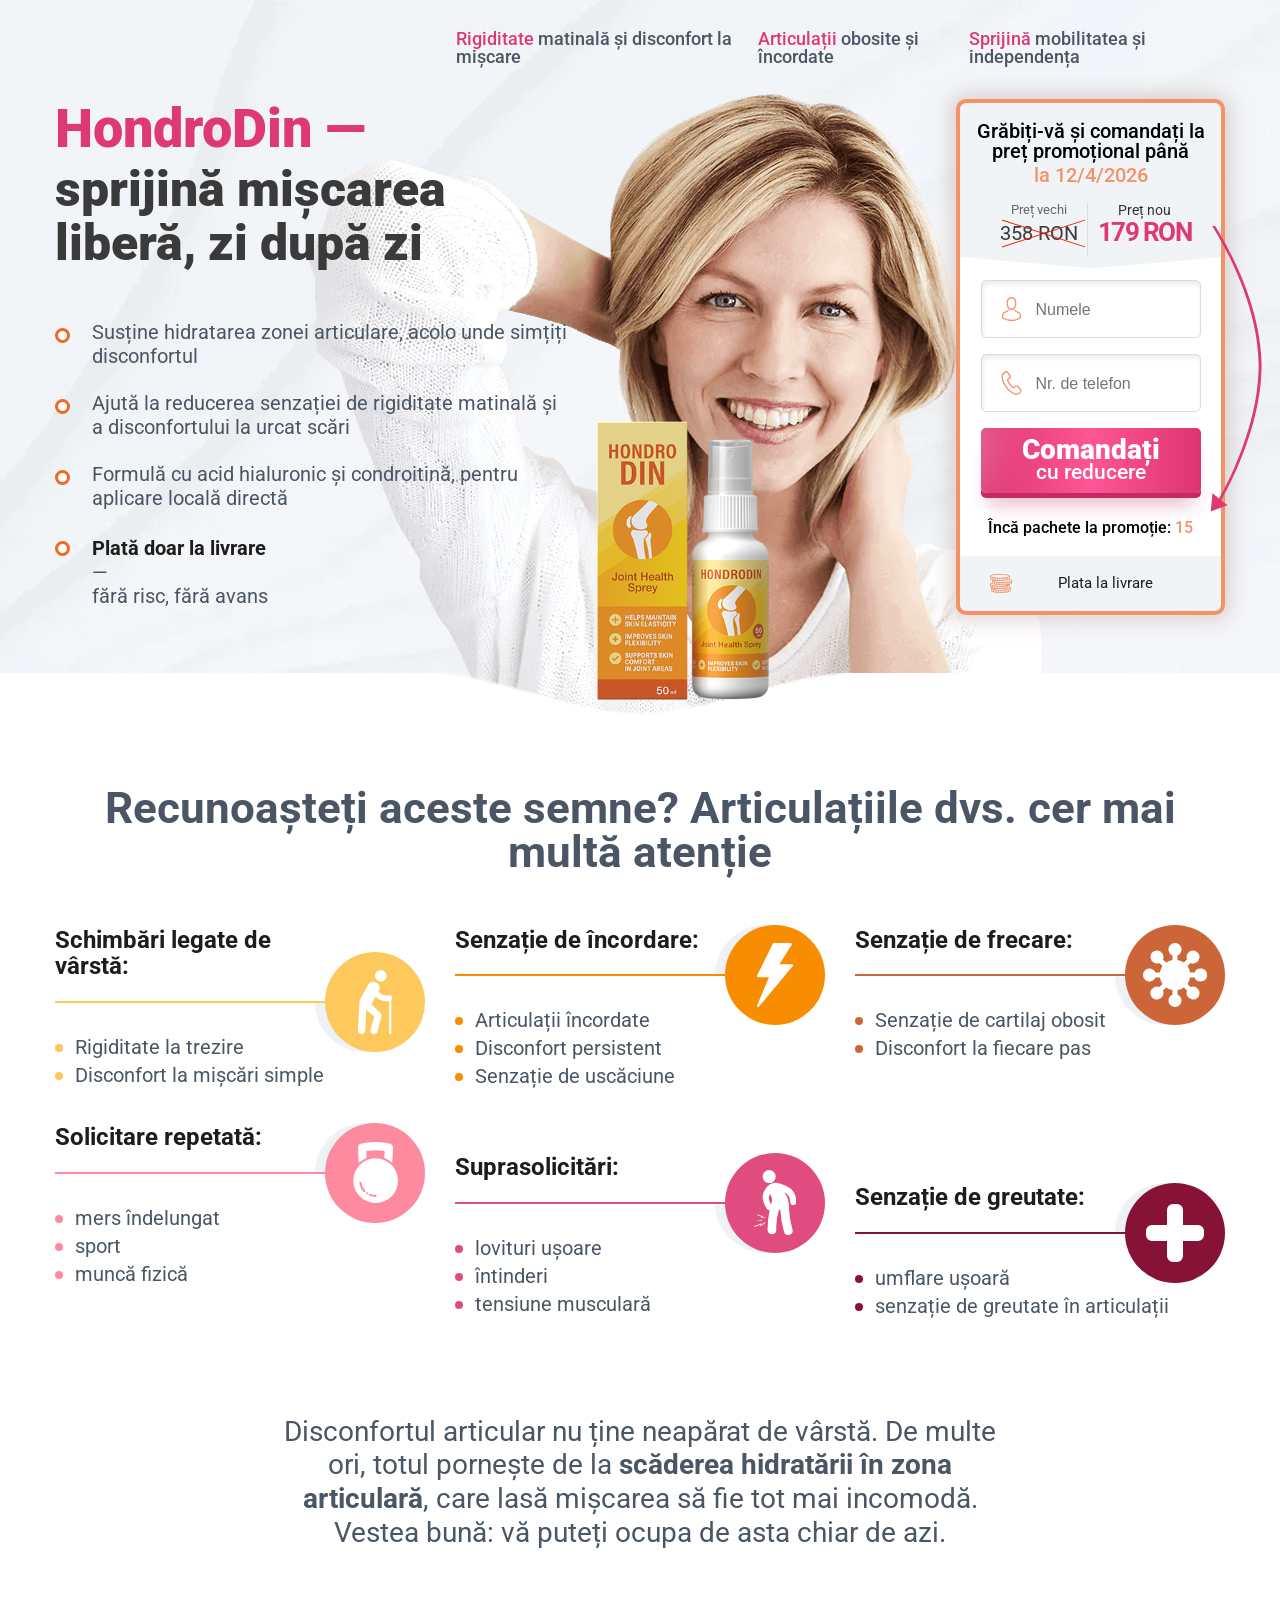
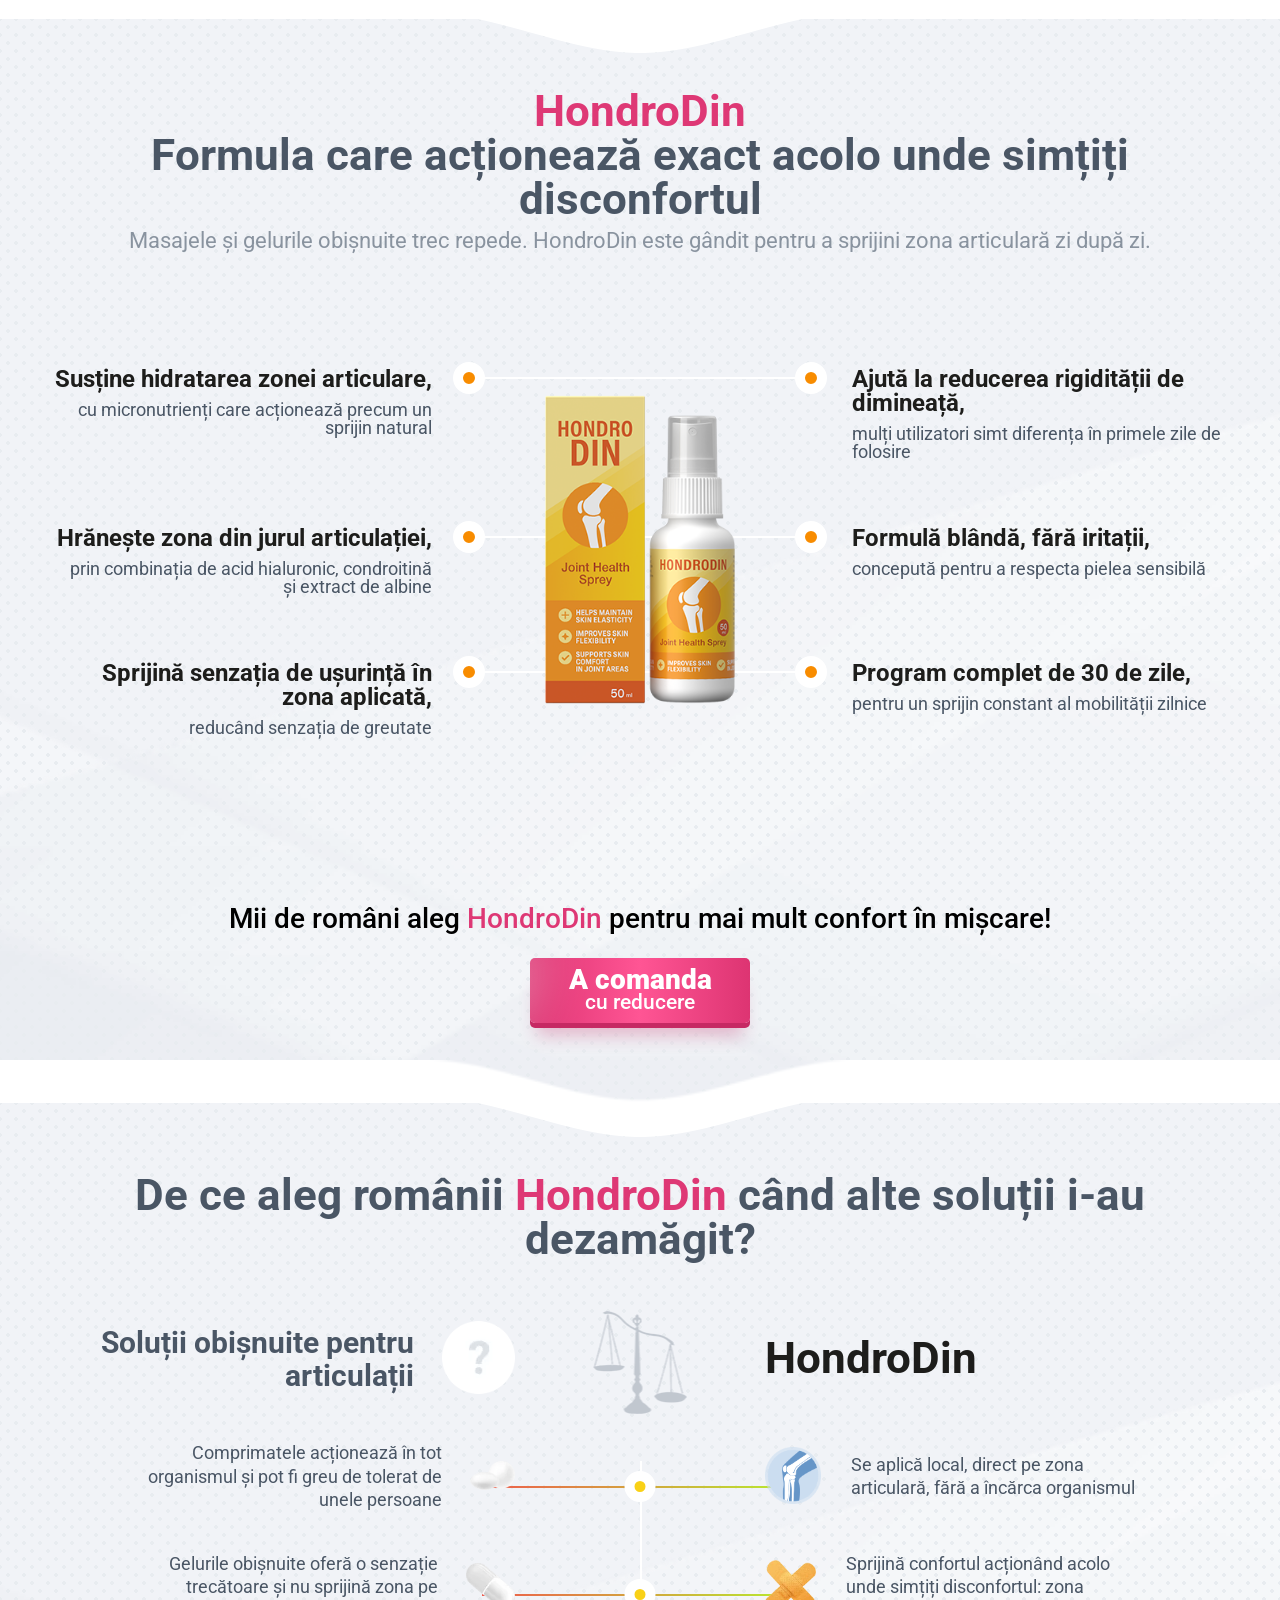
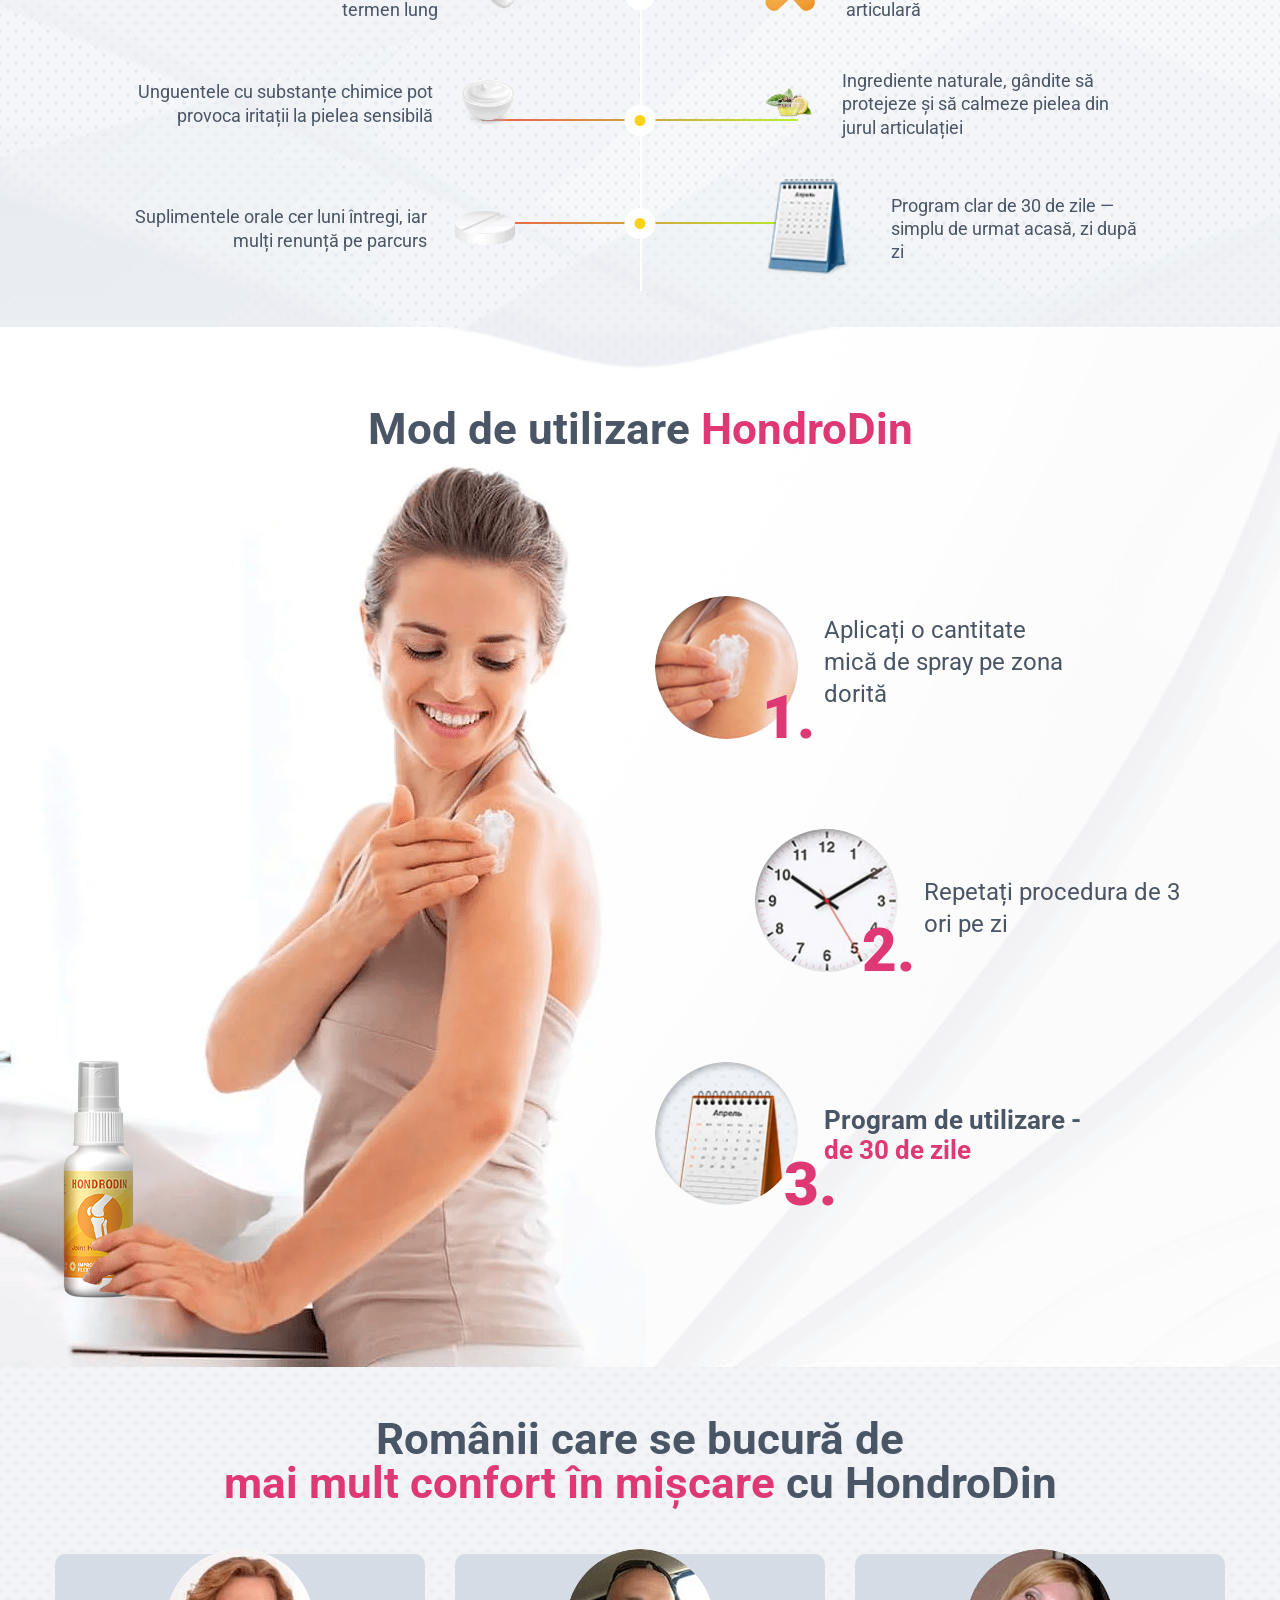
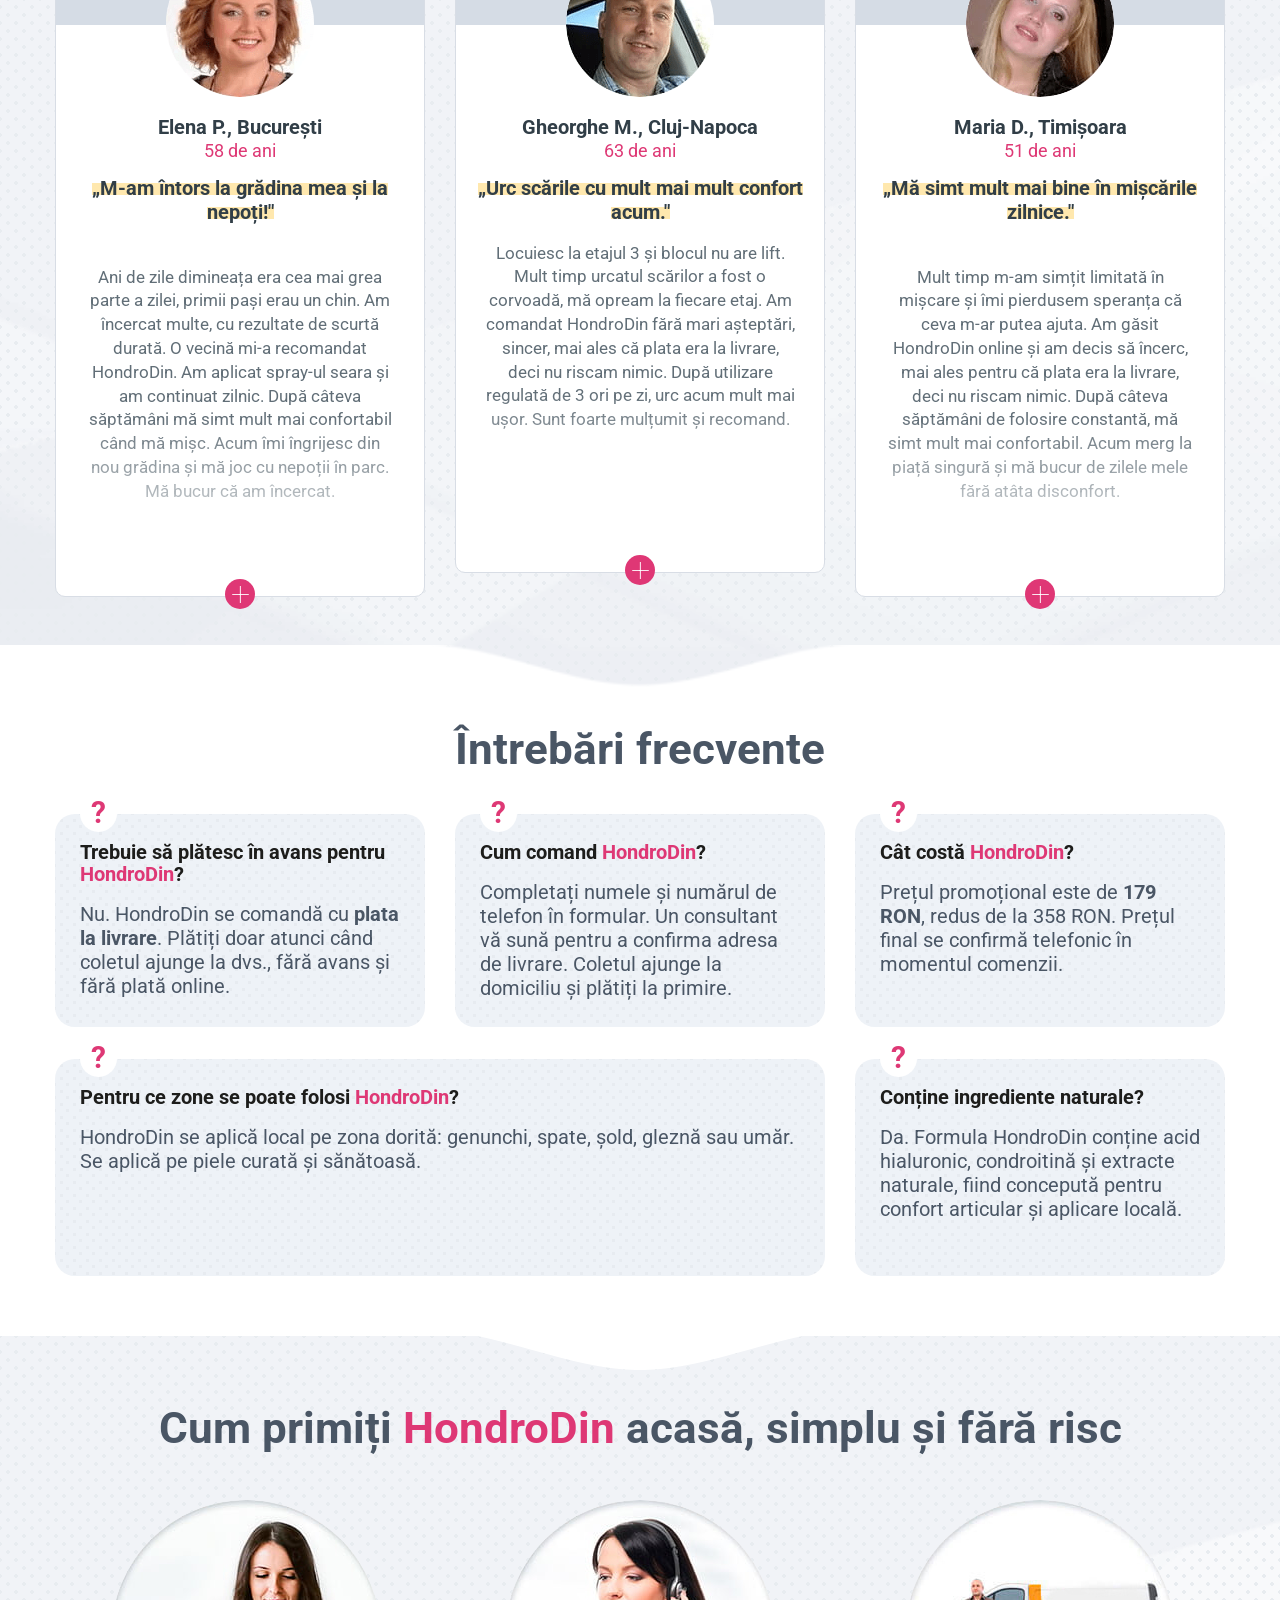
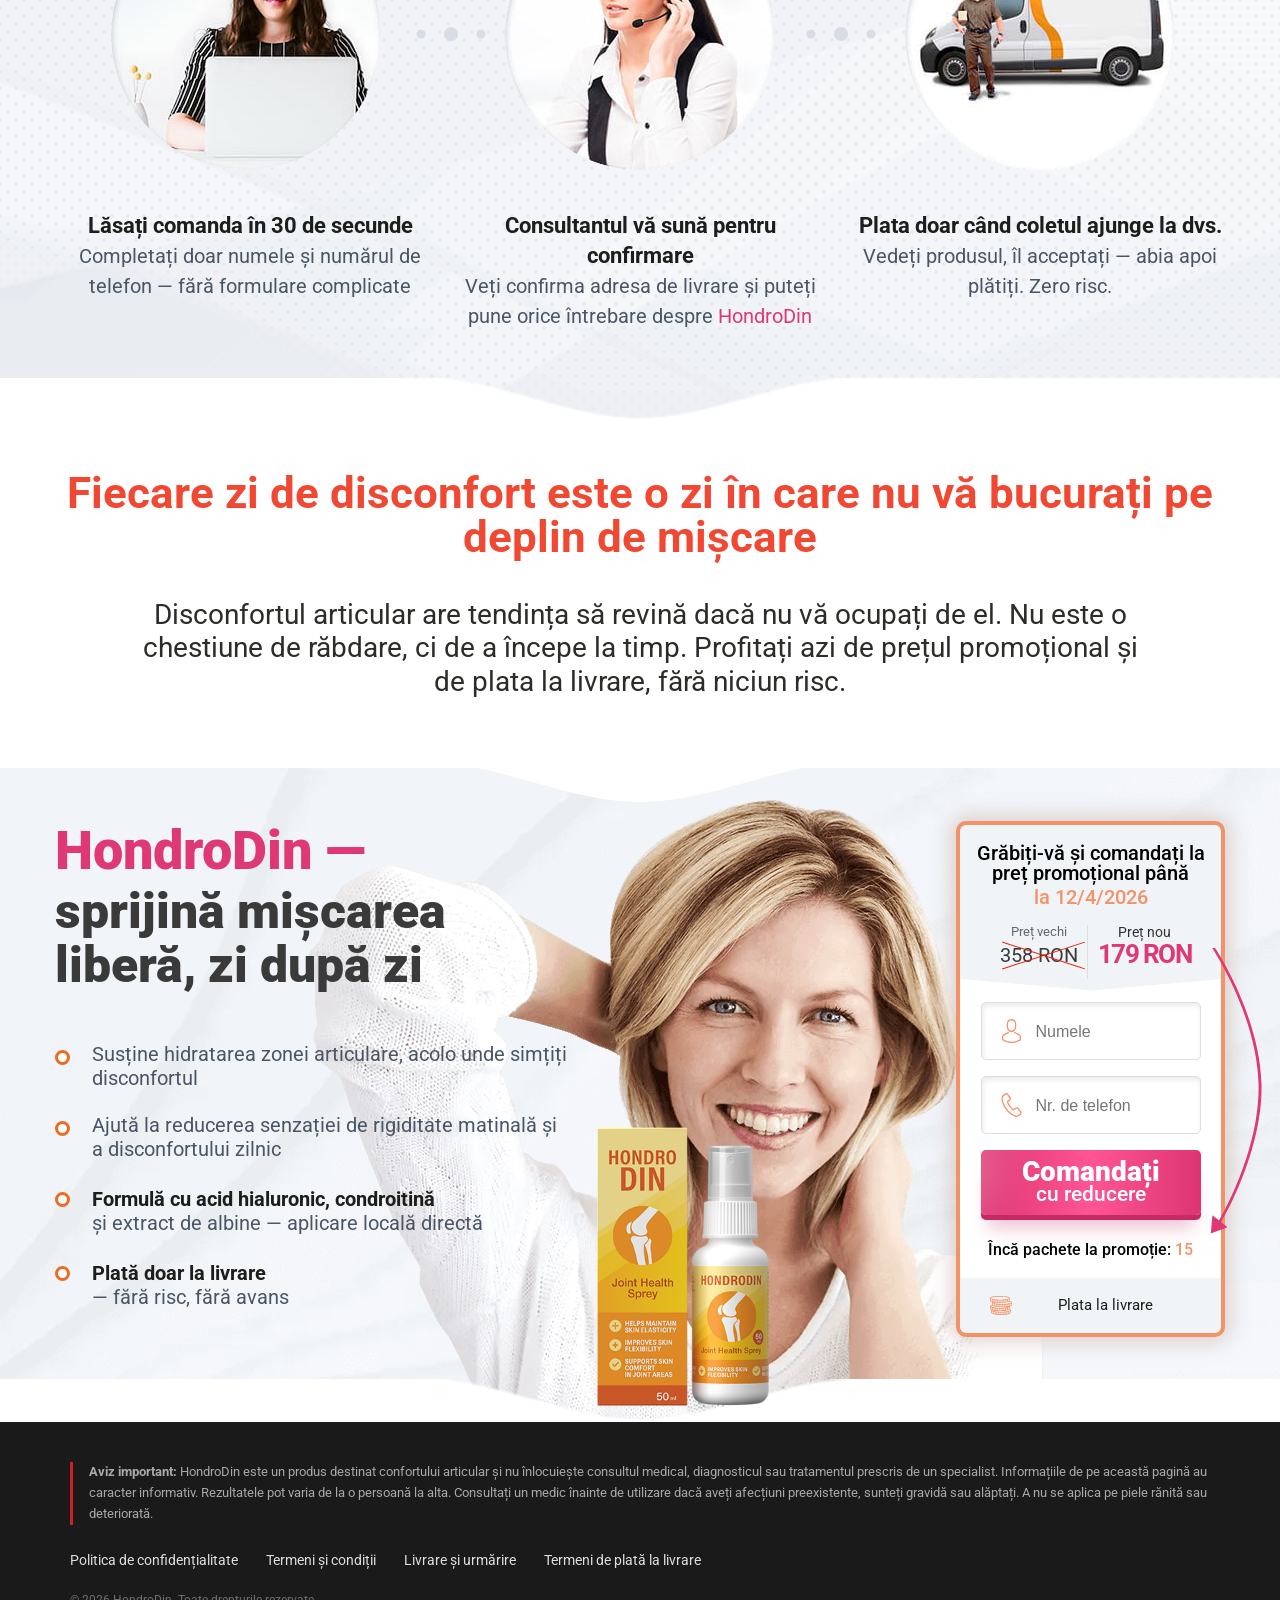
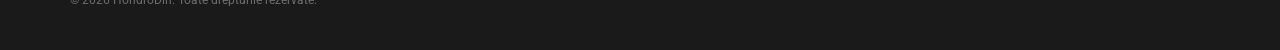
<file: index.html>
<!DOCTYPE html>
<html lang="ro-RO" dir="ltr">
  <head>
    <meta charset="UTF-8" />
    <meta name="viewport" content="width=device-width,initial-scale=1" />
    <meta http-equiv="X-UA-Compatible" content="ie=edge" />

    <!-- SEO Base -->
    <title>HondroDin — Confort articular | Plata la livrare 179 RON</title>
    <meta name="description" content="HondroDin spray pentru confort articular, cu acid hialuronic și ingrediente naturale. Comandă la 179 RON cu plata la livrare, fără avans. Livrare la domiciliu." />
    <meta name="keywords" content="HondroDin, spray articulații, dureri articulare, confort articular, plata la livrare, acid hialuronic, rigiditate articulară" />
    <meta name="robots" content="index, follow" />
    <link rel="canonical" href="https://hondrodin-ro.vercel.app/" />

    <!-- Open Graph -->
    <meta property="og:type" content="product" />
    <meta property="og:title" content="HondroDin — Confort articular | Plata la livrare" />
    <meta property="og:description" content="Spray pentru confort articular cu ingrediente naturale. Comandă la 179 RON, plătiți doar la livrare." />
    <meta property="og:url" content="https://hondrodin-ro.vercel.app/" />
    <meta property="og:image" content="https://hondrodin-ro.vercel.app/img/prod-main.png" />
    <meta property="og:locale" content="ro_RO" />
    <meta property="og:site_name" content="HondroDin" />

    <!-- Twitter Card -->
    <meta name="twitter:card" content="summary_large_image" />
    <meta name="twitter:title" content="HondroDin — Confort articular" />
    <meta name="twitter:description" content="Spray cu ingrediente naturale. Plata la livrare, fără avans." />
    <meta name="twitter:image" content="https://hondrodin-ro.vercel.app/img/prod-main.png" />

    <!-- Performance -->
    <link rel="preconnect" href="https://fonts.googleapis.com" />
    <link rel="preconnect" href="https://fonts.gstatic.com" crossorigin />
    <link rel="dns-prefetch" href="https://fonts.googleapis.com" />
    <link rel="preload" as="image" href="img/prod-main.png" />

    <link rel="icon" href="img/favicon.png" />
    <link href="https://fonts.googleapis.com/css2?family=Roboto:wght@400;700&display=swap" rel="stylesheet" />
    <link rel="stylesheet" href="css/style.css" />
    <style>
      .blockRedLine3103 {
        display: none !important;
      }
      /* Footer compliance */
      .site-footer { background:#1a1a1a; color:#c9c9c9; padding:40px 20px; font-family:'Roboto',Arial,sans-serif; font-size:14px; line-height:1.6; }
      .site-footer__container { max-width:1140px; margin:0 auto; }
      .site-footer__disclaimer { border-left:3px solid #d11f2a; padding-left:16px; margin-bottom:24px; color:#a8a8a8; font-size:13px; }
      .site-footer__nav { display:flex; flex-wrap:wrap; gap:12px 28px; margin-bottom:20px; }
      .site-footer__nav a { color:#e0e0e0; text-decoration:none; transition:color .2s; }
      .site-footer__nav a:hover { color:#fff; text-decoration:underline; }
      .site-footer__copy { color:#6e6e6e; font-size:12px; margin:0; }
      @media (max-width:600px){ .site-footer__nav{ flex-direction:column; gap:12px; } }
    </style>
    <script type="text/javascript" src="script_land.js" defer></script>

    <!-- Schema Markup combinado (JSON-LD) -->
    <script type="application/ld+json">
    {
      "@context": "https://schema.org",
      "@graph": [
        {
          "@type": "Organization",
          "@id": "https://hondrodin-ro.vercel.app/#organization",
          "name": "HondroDin",
          "url": "https://hondrodin-ro.vercel.app/",
          "logo": "https://hondrodin-ro.vercel.app/img/prod-main.png"
        },
        {
          "@type": "WebSite",
          "@id": "https://hondrodin-ro.vercel.app/#website",
          "url": "https://hondrodin-ro.vercel.app/",
          "name": "HondroDin",
          "inLanguage": "ro-RO",
          "publisher": { "@id": "https://hondrodin-ro.vercel.app/#organization" }
        },
        {
          "@type": "BreadcrumbList",
          "@id": "https://hondrodin-ro.vercel.app/#breadcrumb",
          "itemListElement": [
            { "@type": "ListItem", "position": 1, "name": "Acasă", "item": "https://hondrodin-ro.vercel.app/" },
            { "@type": "ListItem", "position": 2, "name": "HondroDin" }
          ]
        },
        {
          "@type": "Product",
          "@id": "https://hondrodin-ro.vercel.app/#product",
          "name": "HondroDin",
          "image": "https://hondrodin-ro.vercel.app/img/prod-main.png",
          "description": "Spray pentru confort articular, cu acid hialuronic, condroitină și ingrediente naturale. Aplicare locală, plata la livrare.",
          "brand": { "@type": "Brand", "name": "HondroDin" },
          "offers": {
            "@type": "Offer",
            "url": "https://hondrodin-ro.vercel.app/",
            "priceCurrency": "RON",
            "price": "179",
            "availability": "https://schema.org/InStock",
            "priceValidUntil": "2026-12-31",
            "acceptedPaymentMethod": { "@type": "PaymentMethod", "name": "Plata la livrare (Cash on Delivery)" }
          },
          "aggregateRating": {
            "@type": "AggregateRating",
            "ratingValue": "4.8",
            "reviewCount": "1247",
            "bestRating": "5",
            "worstRating": "1"
          },
          "review": [
            {
              "@type": "Review",
              "author": { "@type": "Person", "name": "Elena P." },
              "reviewRating": { "@type": "Rating", "ratingValue": "5", "bestRating": "5" },
              "reviewBody": "M-am întors la grădina mea și mă joc din nou cu nepoții. Mă simt mult mai confortabil în mișcările zilnice."
            },
            {
              "@type": "Review",
              "author": { "@type": "Person", "name": "Gheorghe M." },
              "reviewRating": { "@type": "Rating", "ratingValue": "5", "bestRating": "5" },
              "reviewBody": "După utilizare regulată, urc scările cu mai mult confort. Sunt foarte mulțumit de produs."
            },
            {
              "@type": "Review",
              "author": { "@type": "Person", "name": "Maria D." },
              "reviewRating": { "@type": "Rating", "ratingValue": "5", "bestRating": "5" },
              "reviewBody": "Am comandat cu plata la livrare, fără niciun risc. Mă bucur de mai mult confort în mișcările de zi cu zi."
            }
          ]
        },
        {
          "@type": "FAQPage",
          "@id": "https://hondrodin-ro.vercel.app/#faq",
          "mainEntity": [
            {
              "@type": "Question",
              "name": "Trebuie să plătesc în avans pentru HondroDin?",
              "acceptedAnswer": { "@type": "Answer", "text": "Nu. HondroDin se comandă cu plata la livrare. Plătiți doar atunci când coletul ajunge la dvs., fără avans și fără plată online." }
            },
            {
              "@type": "Question",
              "name": "Cum comand HondroDin?",
              "acceptedAnswer": { "@type": "Answer", "text": "Completați numele și numărul de telefon în formular. Un consultant vă sună pentru a confirma adresa de livrare. Coletul ajunge la domiciliu și plătiți la primire." }
            },
            {
              "@type": "Question",
              "name": "Cât costă HondroDin?",
              "acceptedAnswer": { "@type": "Answer", "text": "Prețul promoțional este de 179 RON, redus de la 358 RON. Prețul final se confirmă telefonic în momentul comenzii." }
            },
            {
              "@type": "Question",
              "name": "Pentru ce zone se poate folosi HondroDin?",
              "acceptedAnswer": { "@type": "Answer", "text": "HondroDin se aplică local pe zona dorită: genunchi, spate, șold, gleznă sau umăr. Se aplică pe piele curată și sănătoasă." }
            },
            {
              "@type": "Question",
              "name": "Conține ingrediente naturale?",
              "acceptedAnswer": { "@type": "Answer", "text": "Da. Formula HondroDin conține acid hialuronic, condroitină și extracte naturale, fiind concepută pentru confort articular și aplicare locală." }
            }
          ]
        }
      ]
    }
    </script>

    <script defer
  data-tag="CDALMyq61gJa6YVxZRQ2Bn" 
  src="https://cdn.cckdl.com/js/base.min.js">
</script>

    <!-- Google tag (gtag.js) -->
<script async src="https://www.googletagmanager.com/gtag/js?id=AW-17838578264"></script>
<script>
  window.dataLayer = window.dataLayer || [];
  function gtag(){dataLayer.push(arguments);}
  gtag('js', new Date());

  gtag('config', 'AW-17838578264');
</script>

    <meta name="google-site-verification" content="OZ9y92gjrVGx7BCZrwjEiJqnUBSMea5Pd7iJuMbMOGk" />

    <script type="text/javascript">
    (function(c,l,a,r,i,t,y){
        c[a]=c[a]||function(){(c[a].q=c[a].q||[]).push(arguments)};
        t=l.createElement(r);t.async=1;t.src="https://www.clarity.ms/tag/"+i;
        y=l.getElementsByTagName(r)[0];y.parentNode.insertBefore(t,y);
    })(window, document, "clarity", "script", "x2z327ox5o");
</script>
  </head>
  <body class="body-banner">
    <header class="header">
      <div class="container">
        <div class="header__top">
          <div class="header__logo"></div>
          <nav class="nav">
            <ul class="nav__list">
              <li class="nav__item">
                <span class="nav__link"><span class="main-color">Rigiditate</span> matinală și disconfort la mișcare</span>
              </li>
              <li class="nav__item">
                <span class="nav__link"><span class="main-color">Articulații</span> obosite și încordate</span>
              </li>
              <li class="nav__item">
                <span class="nav__link"><span class="main-color">Sprijină</span> mobilitatea și independența</span>
              </li>
            </ul>
          </nav>
        </div>
        <div class="header__content">
          <div class="header__about">
            <h1 class="header__title"><span class="main-color">HondroDin —</span> sprijină mișcarea liberă, zi după zi</h1>
            <ul class="header__features">
              <li class="header__features-item">Susține hidratarea zonei articulare, acolo unde simțiți disconfortul</li>
              <li class="header__features-item">Ajută la reducerea senzației de rigiditate matinală și a disconfortului la urcat scări</li>
              <li class="header__features-item">Formulă cu acid hialuronic și condroitină, pentru aplicare locală directă</li>
              <li class="header__features-item">
                <b>Plată doar la livrare</b> —<br />
                fără risc, fără avans
              </li>
            </ul>
          </div>
          <div class="header__prod">
            <img src="img/prod-main.png" alt="HondroDin spray pentru confort articular" />
          </div>
          <div class="form">
            <div class="form__head">
              <h3 class="form__title">
                Grăbiți-vă și comandați la preț promoțional până
                <span class="form__date nowrap"
                  >la
                  <span class="date-0"
                    ><script>
                      var now = Date.now();
                      document.write(new Date(now).toLocaleDateString());
                    </script></span
                  ></span
                >
              </h3>
              <div class="price">
                <div class="price__old">
                  <p class="price__caption">Preț vechi</p>
                  <div class="price__value"><span class="price__num x_price_previous al-cost-promo">&euro;</span></div>
                </div>
                <div class="price__new">
                  <p class="price__caption">Preț nou</p>
                  <div class="price__value"><span class="price__num x_price_current al-cost">&euro;</span></div>
                </div>
              </div>
            </div>
            <div class="form__body">
              <form action="/land/order" method="POST" class="x_order_form al-form">
                <select name="country" class="al-country" style="display: none"></select>
                <label class="form__label form__label--name"><input type="text" name="name" placeholder="Numele" required="" /></label>
                <label class="form__label form__label--tel"><input type="tel" name="phone" placeholder="Nr. de telefon" /></label>
                <button class="btn">Comandați <span class="btn__small"> cu reducere</span></button>
                <p class="form__lastpack">Încă pachete la promoție: <span class="lastpack js-countdown">15</span></p>
              </form>
            </div>
            <p class="form__footer">Plata la livrare</p>
          </div>
        </div>
        <div class="header__woman"><img src="img/girl-header.png" alt="" /></div>
      </div>
    </header>

    <section class="factors block">
      <div class="container">
        <h2 class="title title-factors">Recunoașteți aceste semne? Articulațiile dvs. cer mai multă atenție</h2>
        <div class="factors__wrap">
          <div class="factors__item factors__item-age">
            <p class="factors__name">Schimbări legate de vârstă:</p>
            <div class="factors__line">
              <div class="factors__circle">
                <svg width="34" height="64" viewBox="0 0 34 64">
                  <path class="factors-path" d="M1022.78,1110a5.835,5.835,0,1,0,5.89,5.84A5.855,5.855,0,0,0,1022.78,1110Zm-21.3,31.68a12.84,12.84,0,0,1,1.18-3.18q3.6-6.93,7.55-13.68c4.01-6.8,14.67-.62,10.64,6.2-0.12.19-.23,0.4-0.35,0.6,2.45,3.09,6.13,4.24,10.72,3.77,2.81-.3,3.48,2.91,2.06,4.68V1174h-2.06v-32.84c-5.57.58-10.26-1.01-13.7-4.32q-2.1,3.78-4.09,7.62l8.71,8.26a4.34,4.34,0,0,1,1.22,4.23c-1.07,4.09-3.14,12.06-3.71,14.27-1.14,4.47-8.28,3.2-7.13-1.3,1.07-4.2,2.6-9.04,3.67-13.24,0.02-.05.03-0.1,0.05-0.14-0.05.14-7.92-6.85-7.92-6.85-0.37,7-.73,14.43-1.09,20.92-0.26,4.62-7.506,4.26-7.244-.38C1000.48,1161.31,1000.98,1150.59,1001.48,1141.68Z" transform="translate(-1000 -1110)"></path>
                </svg>
              </div>
            </div>
            <ul class="factors__list">
              <li class="factors__point">Rigiditate la trezire</li>
              <li class="factors__point">Disconfort la mișcări simple</li>
            </ul>
          </div>
          <div class="factors__item factors__item-process">
            <p class="factors__name">Senzație de încordare:</p>
            <div class="factors__line">
              <div class="factors__circle">
                <svg width="36" height="64" viewBox="0 0 36 64">
                  <path class="factors-path" d="M1435.9,1134.95a1.064,1.064,0,0,0-.96-0.62h-12.55l12.38-19.69a1.09,1.09,0,0,0,.04-1.09,1.06,1.06,0,0,0-.93-0.55h-16.94a1.067,1.067,0,0,0-.95.59l-15.88,32a1.065,1.065,0,0,0,.95,1.54h10.88l-11.86,28.39a1.076,1.076,0,0,0,.42,1.32,1.056,1.056,0,0,0,1.37-.22l33.88-40.53A1.1,1.1,0,0,0,1435.9,1134.95Z" transform="translate(-1400 -1113)"></path>
                </svg>
              </div>
            </div>
            <ul class="factors__list">
              <li class="factors__point">Articulații încordate</li>
              <li class="factors__point">Disconfort persistent</li>
              <li class="factors__point">Senzație de uscăciune</li>
            </ul>
          </div>
          <div class="factors__item factors__item-infection">
            <p class="factors__name">Senzație de frecare:</p>
            <div class="factors__line">
              <div class="factors__circle">
                <svg width="64" height="64" viewBox="0 0 64 64">
                  <path class="factors-path" d="M1848.01,1145a6.5,6.5,0,0,1-12.48,2.53h-4.41a15.336,15.336,0,0,1-2.64,6.37l3.12,3.12a6.491,6.491,0,1,1-3.58,3.58l-3.12-3.12a15.19,15.19,0,0,1-6.37,2.63v4.42a6.5,6.5,0,1,1-5.07,0v-4.42a15.2,15.2,0,0,1-6.36-2.63l-3.12,3.12a6.505,6.505,0,1,1-3.58-3.58l3.11-3.13a15.225,15.225,0,0,1-2.63-6.36h-4.41a6.5,6.5,0,1,1,0-5.07h4.41a15.279,15.279,0,0,1,2.63-6.36l-3.11-3.12a6.5,6.5,0,1,1,3.58-3.58l3.12,3.11a15.334,15.334,0,0,1,6.36-2.63v-4.41a6.505,6.505,0,1,1,5.07,0v4.41a15.225,15.225,0,0,1,6.36,2.63l3.13-3.12a6.486,6.486,0,1,1,3.58,3.59l-3.12,3.12a15.2,15.2,0,0,1,2.63,6.36h4.41A6.5,6.5,0,0,1,1848.01,1145Z" transform="translate(-1784 -1113)"></path>
                </svg>
              </div>
            </div>
            <ul class="factors__list">
              <li class="factors__point">Senzație de cartilaj obosit</li>
              <li class="factors__point">Disconfort la fiecare pas</li>
            </ul>
          </div>
          <div class="factors__item factors__item-loads">
            <p class="factors__name">Solicitare repetată:</p>
            <div class="factors__line">
              <div class="factors__circle">
                <svg width="45" height="61" viewBox="0 0 45 61">
                  <path class="factors-path" d="M1016.5,1390.27a22.365,22.365,0,1,0,22.5,22.37A22.455,22.455,0,0,0,1016.5,1390.27Zm-10.56,33.46a1.028,1.028,0,0,1-1.44-.05,16.141,16.141,0,0,1-4.22-8.88,1.024,1.024,0,0,1,2.03-.27,14.115,14.115,0,0,0,3.69,7.77A1,1,0,0,1,1005.94,1423.73Zm1.96,2.6a1.015,1.015,0,1,1,1.02-1.01A1.009,1.009,0,0,1,1007.9,1426.33Zm8.6,2.57a16.381,16.381,0,0,1-5.88-1.08,1.02,1.02,0,1,1,.74-1.9,14.281,14.281,0,0,0,5.14.95A1.015,1.015,0,1,1,1016.5,1428.9Zm-16.682-34.14a24.689,24.689,0,0,1,7.812-4.87c-0.16-2.42-.27-4.71-0.32-6.91a54.746,54.746,0,0,1,9.19-.85,53.2,53.2,0,0,1,9.18.86c-0.05,2.28-.15,4.57-0.31,6.9a24.619,24.619,0,0,1,7.82,4.88c0.46-5.05.7-10.06,0.7-14.89a4.252,4.252,0,0,0-3.53-4.32,62.312,62.312,0,0,0-27.68-.01,4.259,4.259,0,0,0-3.561,4.26C999.119,1384.69,999.363,1389.71,999.818,1394.76Z" transform="translate(-994 -1374)"></path>
                </svg>
              </div>
            </div>
            <ul class="factors__list">
              <li class="factors__point">mers îndelungat</li>
              <li class="factors__point">sport</li>
              <li class="factors__point">muncă fizică</li>
            </ul>
          </div>
          <div class="factors__item factors__item-injuries">
            <p class="factors__name">Suprasolicitări:</p>
            <div class="factors__line">
              <div class="factors__circle">
                <svg width="42.531" height="65" viewBox="0 0 42.531 65">
                  <path
                    class="factors-path"
                    d="M15.619-.008a6.547,6.547,0,1,1-6.5,6.547A6.523,6.523,0,0,1,15.619-.008ZM42.968,31.036c-0.611-3.994-1.287-7.356-4.013-10.467-3.59-4.1-9.477-6.057-14.542-7.461l-0.024-.031c-3.616-.946-8.349,1.429-8.449,1.544a4.714,4.714,0,0,0-1.981,1.685,3.378,3.378,0,0,0-.609.593c-6.261,7.861-4.853,12.972-.5,21.438a2.709,2.709,0,0,0,3.213,1.5,108.756,108.756,0,0,0-2.033,20.215c0.251,5.64,8.975,5.666,8.723,0a54.492,54.492,0,0,1,2.864-20.486,7.261,7.261,0,0,0,1.274.439,93.405,93.405,0,0,0,3.68,21.882c1.623,5.407,10.043,3.1,8.41-2.337a87.819,87.819,0,0,1-3.544-24.924,24.053,24.053,0,0,0-.495-2.957,33.554,33.554,0,0,0-1.879-5.924l-2.375-3.47a17.308,17.308,0,0,1,3.173,2.206c2.387,2.128,2.528,5.271,2.985,8.252,0.623,4.059,6.735,2.327,6.116-1.7h0Zm-26.64-7.12c0.277,0.328.533,0.667,0.793,1a13.668,13.668,0,0,1,1.48,5.762s-0.435,1.5-1.036,3.843C15.561,30.16,14.39,28.264,16.327,23.916ZM11.4,52.3a0.375,0.375,0,0,0-.423.063,16.8,16.8,0,0,1-3.452,2.36c0.081-.23.162-0.457,0.249-0.667a0.479,0.479,0,0,0-.077-0.5,0.375,0.375,0,0,0-.448-0.1A35.679,35.679,0,0,1,.768,55.918a0.451,0.451,0,0,0-.309.533,0.4,0.4,0,0,0,.483.336A33.734,33.734,0,0,0,6.663,54.7c-0.084.238-.168,0.473-0.258,0.693a0.473,0.473,0,0,0,.076.492,0.372,0.372,0,0,0,.442.1,18.1,18.1,0,0,0,4.557-2.935,0.481,0.481,0,0,0,.062-0.628A0.4,0.4,0,0,0,11.4,52.3Zm0.616-4.969a0.254,0.254,0,0,0-.268-0.161,12.409,12.409,0,0,1-3.157-.18c0.165-.1.33-0.2,0.488-0.29a0.418,0.418,0,0,0,.217-0.34,0.255,0.255,0,0,0-.2-0.268A24.7,24.7,0,0,1,4.207,44.55a0.371,0.371,0,0,0-.452.18,0.293,0.293,0,0,0,.092.431,23.33,23.33,0,0,0,4.275,1.413c-0.171.106-.341,0.209-0.507,0.3a0.414,0.414,0,0,0-.216.337,0.253,0.253,0,0,0,.193.269,13.283,13.283,0,0,0,4.073.348,0.419,0.419,0,0,0,.364-0.354A0.3,0.3,0,0,0,12.012,47.332ZM9.6,49.82a0.223,0.223,0,0,0-.059-0.072,0.2,0.2,0,0,0-.207-0.025,7.8,7.8,0,0,1-1.855.618c0.059-.09.118-0.18,0.177-0.262a0.207,0.207,0,0,0-.2-0.323,17.759,17.759,0,0,1-3.306.293,0.189,0.189,0,0,0-.194.2,0.208,0.208,0,0,0,.2.206,16.992,16.992,0,0,0,2.914-.222c-0.062.093-.122,0.186-0.185,0.271a0.209,0.209,0,0,0,.2.324,8.518,8.518,0,0,0,2.433-.736A0.2,0.2,0,0,0,9.6,49.82Z"
                    transform="translate(-0.469)"
                  ></path>
                </svg>
              </div>
            </div>
            <ul class="factors__list">
              <li class="factors__point">lovituri ușoare</li>
              <li class="factors__point">întinderi</li>
              <li class="factors__point">tensiune musculară</li>
            </ul>
          </div>
          <div class="factors__item factors__item-podagra">
            <p class="factors__name">Senzație de greutate:</p>
            <div class="factors__line">
              <div class="factors__circle">
                <svg width="58" height="58" viewBox="0 0 58 58">
                  <path class="factors-path factors-path-podagra" d="M27,0h4a6,6,0,0,1,6,6V52a6,6,0,0,1-6,6H27a6,6,0,0,1-6-6V6A6,6,0,0,1,27,0ZM6,21H52a6,6,0,0,1,6,6v4a6,6,0,0,1-6,6H6a6,6,0,0,1-6-6V27A6,6,0,0,1,6,21Z"></path>
                </svg>
              </div>
            </div>
            <ul class="factors__list">
              <li class="factors__point">umflare ușoară</li>
              <li class="factors__point">senzație de greutate în articulații</li>
            </ul>
          </div>
        </div>
        <p class="factors__conclusion">Disconfortul articular nu ține neapărat de vârstă. De multe ori, totul pornește de la <strong>scăderea hidratării în zona articulară</strong>, care lasă mișcarea să fie tot mai incomodă. Vestea bună: vă puteți ocupa de asta chiar de azi.</p>
      </div>
    </section>

    <section class="solution block wave">
      <div class="container">
        <h2 class="title title-solution"><span class="main-color">HondroDin</span><br />Formula care acționează exact acolo unde simțiți disconfortul</h2>
        <p class="subtitle">Masajele și gelurile obișnuite trec repede. HondroDin este gândit pentru a sprijini zona articulară zi după zi.</p>
        <div class="solution__items">
          <div class="solution__row">
            <div class="item">
              <p class="item__descr title-color"><span class="text-bold">Susține hidratarea zonei articulare,</span><br />cu micronutrienți care acționează precum un sprijin natural</p>
            </div>
            <div class="item">
              <p class="item__descr title-color"><span class="text-bold">Ajută la reducerea rigidității de dimineață,</span><br />mulți utilizatori simt diferența în primele zile de folosire</p>
            </div>
          </div>
          <div class="solution__row">
            <div class="item">
              <p class="item__descr title-color"><span class="text-bold">Hrănește zona din jurul articulației,</span><br />prin combinația de acid hialuronic, condroitină și extract de albine</p>
            </div>
            <div class="item">
              <p class="item__descr title-color"><span class="text-bold">Formulă blândă, fără iritații,</span><br />concepută pentru a respecta pielea sensibilă</p>
            </div>
          </div>
          <div class="solution__row">
            <div class="item">
              <p class="item__descr title-color"><span class="text-bold">Sprijină senzația de ușurință în zona aplicată,</span><br />reducând senzația de greutate</p>
            </div>
            <div class="item">
              <p class="item__descr title-color"><span class="text-bold">Program complet de 30 de zile,</span><br />pentru un sprijin constant al mobilității zilnice</p>
            </div>
          </div>
        </div>
        <h3 class="solution__foot-title title-color">Mii de români aleg <span class="main-color">HondroDin</span> pentru mai mult confort în mișcare!</h3>
        <div class="center">
          <button class="btn btn-solution ever-popup-btn">A comanda<br /><span class="btn__small">cu reducere</span></button>
        </div>
      </div>
    </section>

    <section class="compare block">
      <div class="container">
        <h2 class="title">De ce aleg românii <span class="main-color">HondroDin</span> când alte soluții i-au dezamăgit?</h2>
        <div class="compare__items">
          <div class="compare__row first-row">
            <div class="compare__left">
              <p class="compare__descr compare__descr-title text-bold">Soluții obișnuite pentru articulații</p>
              <div class="compare__img-wrap"><img class="compare__img" src="img/compare-item-1.png" alt="" /></div>
            </div>
            <div class="compare__right">
              <p class="compare__descr compare__descr-prod text-bold">HondroDin</p>
            </div>
          </div>
          <div class="compare__row row-2">
            <div class="compare__left">
              <p class="compare__descr">Comprimatele acționează în tot organismul și pot fi greu de tolerat de unele persoane</p>
              <div class="compare__img-wrap"><img class="compare__img" src="img/compare-item-3.png" alt="" /></div>
            </div>
            <div class="compare__right">
              <div class="compare__img-wrap"><img class="compare__img" src="img/compare-item-4.png" alt="" /></div>
              <p class="compare__descr">Se aplică local, direct pe zona articulară, fără a încărca organismul</p>
            </div>
          </div>
          <div class="compare__row row-3">
            <div class="compare__left">
              <p class="compare__descr">Gelurile obișnuite oferă o senzație trecătoare și nu sprijină zona pe termen lung</p>
              <div class="compare__img-wrap"><img class="item-img" src="img/compare-item-5.png" alt="" /></div>
            </div>
            <div class="compare__right">
              <div class="compare__img-wrap"><img class="item-img" src="img/compare-item-6.png" alt="" /></div>
              <p class="compare__descr">Sprijină confortul acționând acolo unde simțiți disconfortul: zona articulară</p>
            </div>
          </div>
          <div class="compare__row row-4">
            <div class="compare__left">
              <p class="compare__descr">Unguentele cu substanțe chimice pot provoca iritații la pielea sensibilă</p>
              <div class="compare__img-wrap"><img class="item-img" src="img/compare-item-7.png" alt="" /></div>
            </div>
            <div class="compare__right">
              <div class="compare__img-wrap"><img class="item-img" src="img/compare-item-8.png" alt="" /></div>
              <p class="compare__descr">Ingrediente naturale, gândite să protejeze și să calmeze pielea din jurul articulației</p>
            </div>
          </div>
          <div class="compare__row row-5">
            <div class="compare__left">
              <p class="compare__descr">Suplimentele orale cer luni întregi, iar mulți renunță pe parcurs</p>
              <div class="compare__img-wrap"><img class="item-img" src="img/compare-item-9.png" alt="" /></div>
            </div>
            <div class="compare__right">
              <div class="compare__img-wrap"><img class="item-img" src="img/compare-item-10.png" alt="" /></div>
              <p class="compare__descr">Program clar de 30 de zile —<br />simplu de urmat acasă, zi după zi</p>
            </div>
          </div>
        </div>
      </div>
    </section>

    <section class="use block">
      <div class="use-girl"><img src="img/bg-use-left.png" alt="" /></div>
      <div class="container">
        <h2 class="title">Mod de utilizare <span class="main-color">HondroDin</span></h2>
        <ul class="use__list">
          <li class="use__item use__item--1">
            <div class="use__img"><img src="img/use__img-1.jpg" alt="" /></div>
            <p class="use__desc use__desc--1">Aplicați o cantitate mică de spray pe zona dorită</p>
          </li>
          <li class="use__item use__item--2">
            <div class="use__img"><img src="img/use__img-2.jpg" alt="" /></div>
            <p class="use__desc use__desc--2">Repetați procedura de 3 ori pe zi</p>
          </li>
          <li class="use__item use__item--3">
            <div class="use__img"><img src="img/use__img-3.jpg" alt="" /></div>
            <p class="use__desc use__desc--3">Program de utilizare - <span class="nowrap main-color">de 30 de zile</span></p>
          </li>
        </ul>
      </div>
    </section>

    <section class="reviews block">
      <div class="container">
        <h2 class="title title-reviews">
          Românii care se bucură de<br />
          <span class="main-color">mai mult confort în mișcare</span> cu HondroDin
        </h2>
        <div class="reviews__wrap reviews__slider">
          <div class="reviews__item">
            <div class="reviews__img"><img src="img/reviews1.png" alt="" /></div>
            <div class="reviews__info">
              <p class="reviews__about">Elena P., București</p>
              <p class="reviews__age">58 de ani</p>
              <p class="reviews__quotes">„M-am întors la grădina mea și la nepoți!"</p>
              <p class="reviews__text reviews__text-1">Ani de zile dimineața era cea mai grea parte a zilei, primii pași erau un chin. Am încercat multe, cu rezultate de scurtă durată. O vecină mi-a recomandat HondroDin. Am aplicat spray-ul seara și am continuat zilnic. După câteva săptămâni mă simt mult mai confortabil când mă mișc. Acum îmi îngrijesc din nou grădina și mă joc cu nepoții în parc. Mă bucur că am încercat.</p>
              <div class="reviews__plus">+</div>
            </div>
          </div>
          <div class="reviews__item">
            <div class="reviews__img"><img src="img/reviews2.png" alt="" /></div>
            <div class="reviews__info">
              <p class="reviews__about">Gheorghe M., Cluj-Napoca</p>
              <p class="reviews__age">63 de ani</p>
              <p class="reviews__quotes">„Urc scările cu mult mai mult confort acum."</p>
              <p class="reviews__text">Locuiesc la etajul 3 și blocul nu are lift. Mult timp urcatul scărilor a fost o corvoadă, mă opream la fiecare etaj. Am comandat HondroDin fără mari așteptări, sincer, mai ales că plata era la livrare, deci nu riscam nimic. După utilizare regulată de 3 ori pe zi, urc acum mult mai ușor. Sunt foarte mulțumit și recomand.</p>
              <div class="reviews__plus">+</div>
            </div>
          </div>
          <div class="reviews__item">
            <div class="reviews__img"><img src="img/reviews3.png" alt="" /></div>
            <div class="reviews__info">
              <p class="reviews__about">Maria D., Timișoara</p>
              <p class="reviews__age">51 de ani</p>
              <p class="reviews__quotes">„Mă simt mult mai bine în mișcările zilnice."</p>
              <p class="reviews__text reviews__text-1">Mult timp m-am simțit limitată în mișcare și îmi pierdusem speranța că ceva m-ar putea ajuta. Am găsit HondroDin online și am decis să încerc, mai ales pentru că plata era la livrare, deci nu riscam nimic. După câteva săptămâni de folosire constantă, mă simt mult mai confortabil. Acum merg la piață singură și mă bucur de zilele mele fără atâta disconfort.</p>
              <div class="reviews__plus">+</div>
            </div>
          </div>
        </div>
      </div>
    </section>

    <section class="questions block" id="faq-aeo">
      <div class="container">
        <h2 class="title">Întrebări frecvente</h2>
        <div class="questions__list">
          <div class="questions__item">
            <span class="questions__more"></span>
            <h3 class="questions__q">Trebuie să plătesc în avans pentru <span class="main-color">HondroDin</span>?</h3>
            <p class="questions__a">Nu. HondroDin se comandă cu <strong>plata la livrare</strong>. Plătiți doar atunci când coletul ajunge la dvs., fără avans și fără plată online.</p>
          </div>
          <div class="questions__item">
            <span class="questions__more"></span>
            <h3 class="questions__q">Cum comand <span class="main-color">HondroDin</span>?</h3>
            <p class="questions__a">Completați numele și numărul de telefon în formular. Un consultant vă sună pentru a confirma adresa de livrare. Coletul ajunge la domiciliu și plătiți la primire.</p>
          </div>
          <div class="questions__item">
            <span class="questions__more"></span>
            <h3 class="questions__q">Cât costă <span class="main-color">HondroDin</span>?</h3>
            <p class="questions__a">Prețul promoțional este de <strong>179 RON</strong>, redus de la 358 RON. Prețul final se confirmă telefonic în momentul comenzii.</p>
          </div>
          <div class="questions__item">
            <span class="questions__more"></span>
            <h3 class="questions__q">Pentru ce zone se poate folosi <span class="main-color">HondroDin</span>?</h3>
            <p class="questions__a">HondroDin se aplică local pe zona dorită: genunchi, spate, șold, gleznă sau umăr. Se aplică pe piele curată și sănătoasă.</p>
          </div>
          <div class="questions__item">
            <span class="questions__more"></span>
            <h3 class="questions__q">Conține ingrediente naturale?</h3>
            <p class="questions__a">Da. Formula HondroDin conține acid hialuronic, condroitină și extracte naturale, fiind concepută pentru confort articular și aplicare locală.</p>
          </div>
        </div>
      </div>
    </section>

    <section class="order block wave">
      <div class="container">
        <h2 class="title">Cum primiți <span class="main-color">HondroDin</span> acasă, simplu și fără risc</h2>
        <ul class="order__list">
          <li class="order__item">
            <div class="order__img order__img--1"><img src="img/order__img-1.jpg" /></div>
            <div class="order__text">
              <h3 class="order__title">Lăsați comanda în 30 de secunde</h3>
              <p class="order__desc">Completați doar numele și numărul de telefon — fără formulare complicate</p>
            </div>
          </li>
          <li class="order__item">
            <div class="order__img order__img--2"><img src="img/order__img-2.jpg" /></div>
            <div class="order__text">
              <h3 class="order__title">Consultantul vă sună pentru confirmare</h3>
              <p class="order__desc">Veți confirma adresa de livrare și puteți pune orice întrebare despre <span class="main-color">HondroDin</span></p>
            </div>
          </li>
          <li class="order__item order__item--3">
            <div class="order__img"><img src="img/order__img-3.jpg" /></div>
            <div class="order__text">
              <h3 class="order__title">Plata doar când coletul ajunge la dvs.</h3>
              <p class="order__desc">Vedeți produsul, îl acceptați — abia apoi plătiți. Zero risc.</p>
            </div>
          </li>
        </ul>
      </div>
    </section>

    <section class="attention block">
      <div class="container">
        <h2 class="title title-attention"><span class="attention-color">Fiecare zi de disconfort este o zi în care nu vă bucurați pe deplin de mișcare</span></h2>
        <p class="attention__text">Disconfortul articular are tendința să revină dacă nu vă ocupați de el. Nu este o chestiune de răbdare, ci de a începe la timp. Profitați azi de prețul promoțional și de plata la livrare, fără niciun risc.</p>
      </div>
    </section>

    <section class="header wave">
      <div class="container">
        <div class="header__top">
          <div class="header__logo"></div>
        </div>
        <div class="header__content">
          <div class="header__about">
            <h1 class="header__title"><span class="main-color">HondroDin —</span> sprijină mișcarea liberă, zi după zi</h1>
            <ul class="header__features">
              <li class="header__features-item">Susține hidratarea zonei articulare, acolo unde simțiți disconfortul</li>
              <li class="header__features-item">Ajută la reducerea senzației de rigiditate matinală și a disconfortului zilnic</li>
              <li class="header__features-item"><b>Formulă cu acid hialuronic, condroitină</b> și extract de albine — aplicare locală directă</li>
              <li class="header__features-item"><b>Plată doar la livrare</b> — fără risc, fără avans</li>
            </ul>
          </div>
          <div class="header__prod">
            <img src="img/prod-main.png" alt="HondroDin spray pentru confort articular" />
          </div>
          <div class="form">
            <div class="form__head">
              <h3 class="form__title">
                Grăbiți-vă și comandați la preț promoțional până
                <span class="form__date nowrap"
                  >la
                  <span class="date-0"
                    ><script>
                      var now = Date.now();
                      document.write(new Date(now).toLocaleDateString());
                    </script></span
                  ></span
                >
              </h3>
              <div class="price">
                <div class="price__old">
                  <p class="price__caption">Preț vechi</p>
                  <div class="price__value"><span class="price__num x_price_previous al-cost-promo">&euro;</span></div>
                </div>
                <div class="price__new">
                  <p class="price__caption">Preț nou</p>
                  <div class="price__value"><span class="price__num x_price_current al-cost">&euro;</span></div>
                </div>
              </div>
            </div>
            <div class="form__body">
              <form action="/land/order" method="POST" class="x_order_form al-form" id="form">
                <select name="country" class="al-country" style="display: none"></select>
                <label class="form__label form__label--name"><input type="text" name="name" placeholder="Numele" required="" /></label>
                <label class="form__label form__label--tel"><input type="tel" name="phone" placeholder="Nr. de telefon" /></label>
                <button class="btn">Comandați <span class="btn__small"> cu reducere</span></button>
                <p class="form__lastpack">Încă pachete la promoție: <span class="lastpack js-countdown">15</span></p>
              </form>
            </div>
            <p class="form__footer">Plata la livrare</p>
          </div>
        </div>
        <div class="header__woman"><img src="img/girl-header.png" alt="" /></div>
      </div>
    </section>

    <footer class="site-footer">
      <div class="site-footer__container">
        <div class="site-footer__disclaimer">
          <p><strong>Aviz important:</strong> HondroDin este un produs destinat confortului articular și nu înlocuiește consultul medical, diagnosticul sau tratamentul prescris de un specialist. Informațiile de pe această pagină au caracter informativ. Rezultatele pot varia de la o persoană la alta. Consultați un medic înainte de utilizare dacă aveți afecțiuni preexistente, sunteți gravidă sau alăptați. A nu se aplica pe piele rănită sau deteriorată.</p>
        </div>
        <nav class="site-footer__nav">
          <a href="politica-confidentialitate.html">Politica de confidențialitate</a>
          <a href="termeni-conditii.html">Termeni și condiții</a>
          <a href="livrare-urmarire.html">Livrare și urmărire</a>
          <a href="plata-livrare.html">Termeni de plată la livrare</a>
        </nav>
        <p class="site-footer__copy">© 2026 HondroDin. Toate drepturile rezervate.</p>
      </div>
    </footer>

    <script src="js/jquery.min.js"></script>
    <script src="js/countdown.js"></script>
    <script src="js/index.js"></script>
    <script src="/tl-validator.js?country=ro&label=false"></script>
  </body>
</html>
</file>
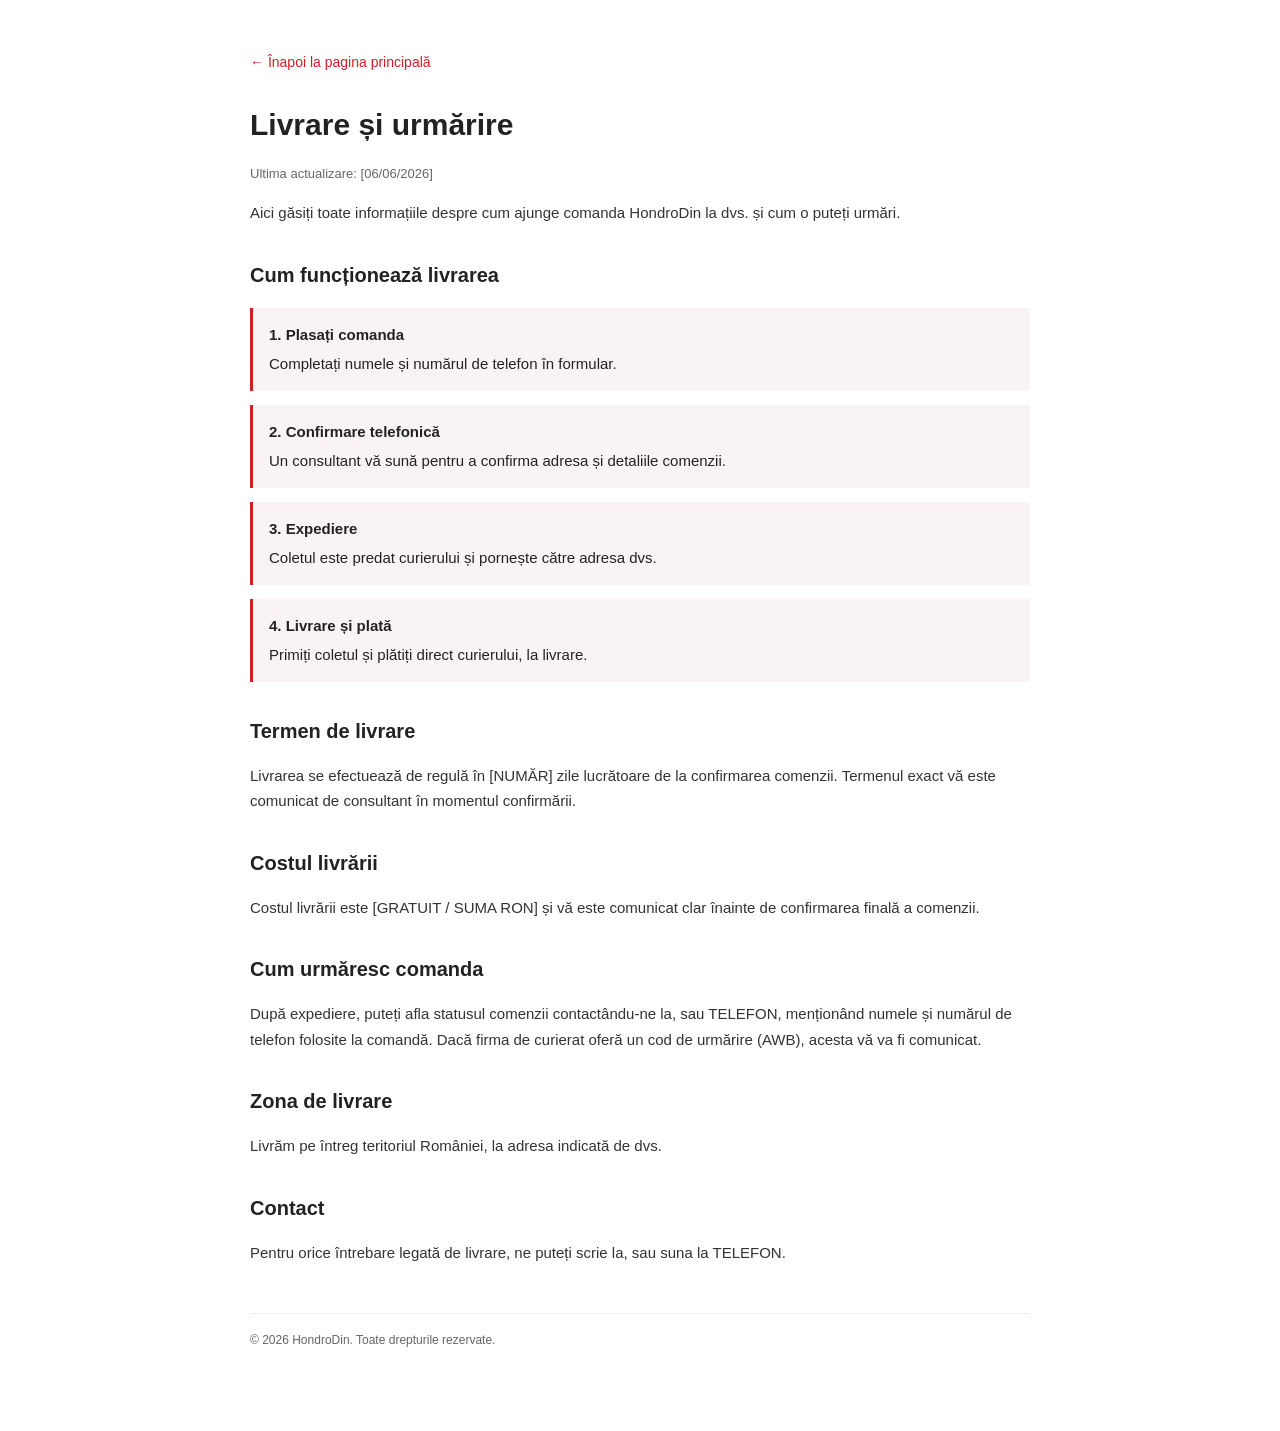
<file: livrare-urmarire.html>
<!DOCTYPE html>
<html lang="ro-RO" dir="ltr">
<head>
  <meta charset="UTF-8" />
  <meta name="viewport" content="width=device-width,initial-scale=1" />
  <title>Livrare și urmărire | HondroDin</title>
  <meta name="robots" content="noindex, follow" />
  <link rel="canonical" href="https://hondrodin-ro.vercel.app/livrare-urmarire.html" />
  <style>
    :root { --red:#d11f2a; --ink:#222; --muted:#666; }
    * { box-sizing:border-box; }
    body { margin:0; font-family:'Roboto',Arial,sans-serif; color:var(--ink); line-height:1.7; background:#fff; }
    .wrap { max-width:820px; margin:0 auto; padding:48px 20px 80px; }
    a.back { color:var(--red); text-decoration:none; font-size:14px; }
    a.back:hover { text-decoration:underline; }
    h1 { font-size:30px; margin:24px 0 8px; }
    h2 { font-size:20px; margin:32px 0 10px; }
    p, li { font-size:15px; color:#333; }
    ul { padding-left:20px; }
    .updated { color:var(--muted); font-size:13px; margin-bottom:8px; }
    .steps { display:grid; gap:14px; margin:16px 0; }
    .step { background:#faf3f3; border-left:3px solid var(--red); padding:14px 16px; font-size:15px; }
    .step b { display:block; margin-bottom:4px; }
    footer { border-top:1px solid #eee; margin-top:48px; padding-top:16px; font-size:12px; color:var(--muted); }
  </style>
</head>
<body>
  <div class="wrap">
    <a class="back" href="index.html">&larr; Înapoi la pagina principală</a>
    <h1>Livrare și urmărire</h1>
    <p class="updated">Ultima actualizare: [06/06/2026]</p>

    <p>Aici găsiți toate informațiile despre cum ajunge comanda HondroDin la dvs. și cum o puteți urmări.</p>

    <h2>Cum funcționează livrarea</h2>
    <div class="steps">
      <div class="step"><b>1. Plasați comanda</b>Completați numele și numărul de telefon în formular.</div>
      <div class="step"><b>2. Confirmare telefonică</b>Un consultant vă sună pentru a confirma adresa și detaliile comenzii.</div>
      <div class="step"><b>3. Expediere</b>Coletul este predat curierului și pornește către adresa dvs.</div>
      <div class="step"><b>4. Livrare și plată</b>Primiți coletul și plătiți direct curierului, la livrare.</div>
    </div>

    <h2>Termen de livrare</h2>
    <p>Livrarea se efectuează de regulă în [NUMĂR] zile lucrătoare de la confirmarea comenzii. Termenul exact vă este comunicat de consultant în momentul confirmării.</p>

    <h2>Costul livrării</h2>
    <p>Costul livrării este [GRATUIT / SUMA RON] și vă este comunicat clar înainte de confirmarea finală a comenzii.</p>

    <h2>Cum urmăresc comanda</h2>
    <p>După expediere, puteți afla statusul comenzii contactându-ne la, sau TELEFON, menționând numele și numărul de telefon folosite la comandă. Dacă firma de curierat oferă un cod de urmărire (AWB), acesta vă va fi comunicat.</p>

    <h2>Zona de livrare</h2>
    <p>Livrăm pe întreg teritoriul României, la adresa indicată de dvs.</p>

    <h2>Contact</h2>
    <p>Pentru orice întrebare legată de livrare, ne puteți scrie la, sau suna la TELEFON.</p>

    <footer>© 2026 HondroDin. Toate drepturile rezervate.</footer>
  </div>
</body>
</html>
</file>
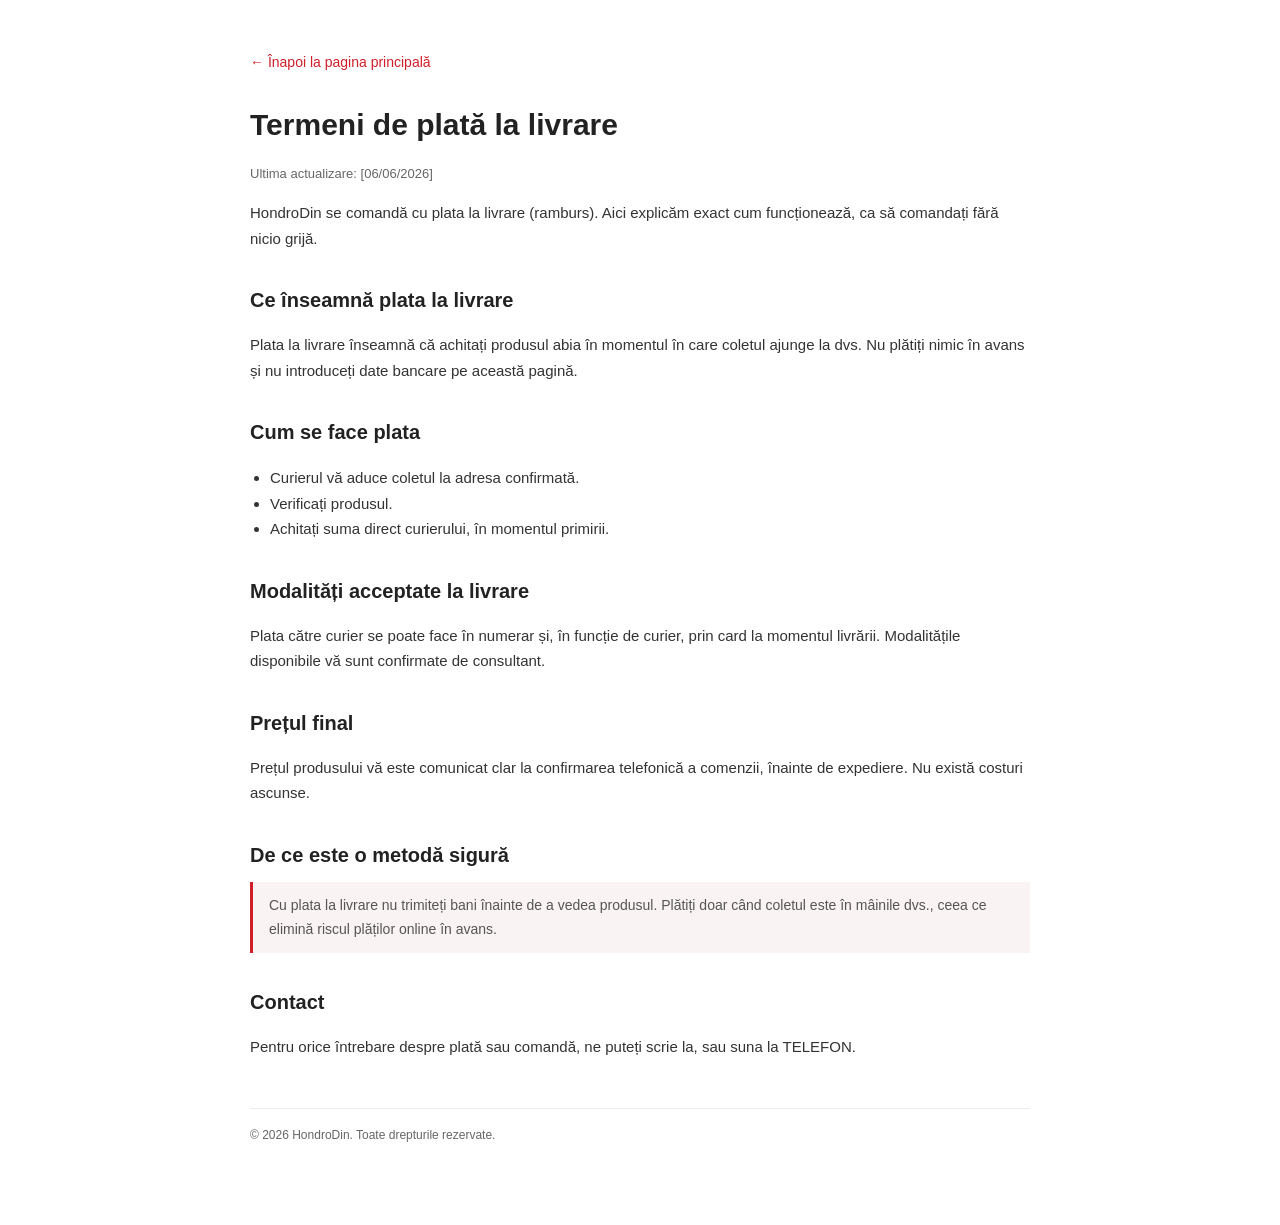
<file: plata-livrare.html>
<!DOCTYPE html>
<html lang="ro-RO" dir="ltr">
<head>
  <meta charset="UTF-8" />
  <meta name="viewport" content="width=device-width,initial-scale=1" />
  <title>Termeni de plată la livrare | HondroDin</title>
  <meta name="robots" content="noindex, follow" />
  <link rel="canonical" href="https://hondrodin-ro.vercel.app/plata-livrare.html" />
  <style>
    :root { --red:#d11f2a; --ink:#222; --muted:#666; }
    * { box-sizing:border-box; }
    body { margin:0; font-family:'Roboto',Arial,sans-serif; color:var(--ink); line-height:1.7; background:#fff; }
    .wrap { max-width:820px; margin:0 auto; padding:48px 20px 80px; }
    a.back { color:var(--red); text-decoration:none; font-size:14px; }
    a.back:hover { text-decoration:underline; }
    h1 { font-size:30px; margin:24px 0 8px; }
    h2 { font-size:20px; margin:32px 0 10px; }
    p, li { font-size:15px; color:#333; }
    ul { padding-left:20px; }
    .updated { color:var(--muted); font-size:13px; margin-bottom:8px; }
    .note { background:#faf3f3; border-left:3px solid var(--red); padding:12px 16px; font-size:14px; color:#555; }
    footer { border-top:1px solid #eee; margin-top:48px; padding-top:16px; font-size:12px; color:var(--muted); }
  </style>
</head>
<body>
  <div class="wrap">
    <a class="back" href="index.html">&larr; Înapoi la pagina principală</a>
    <h1>Termeni de plată la livrare</h1>
    <p class="updated">Ultima actualizare: [06/06/2026]</p>

    <p>HondroDin se comandă cu plata la livrare (ramburs). Aici explicăm exact cum funcționează, ca să comandați fără nicio grijă.</p>

    <h2>Ce înseamnă plata la livrare</h2>
    <p>Plata la livrare înseamnă că achitați produsul abia în momentul în care coletul ajunge la dvs. Nu plătiți nimic în avans și nu introduceți date bancare pe această pagină.</p>

    <h2>Cum se face plata</h2>
    <ul>
      <li>Curierul vă aduce coletul la adresa confirmată.</li>
      <li>Verificați produsul.</li>
      <li>Achitați suma direct curierului, în momentul primirii.</li>
    </ul>

    <h2>Modalități acceptate la livrare</h2>
    <p>Plata către curier se poate face în numerar și, în funcție de curier, prin card la momentul livrării. Modalitățile disponibile vă sunt confirmate de consultant.</p>

    <h2>Prețul final</h2>
    <p>Prețul produsului vă este comunicat clar la confirmarea telefonică a comenzii, înainte de expediere. Nu există costuri ascunse.</p>

    <h2>De ce este o metodă sigură</h2>
    <div class="note">Cu plata la livrare nu trimiteți bani înainte de a vedea produsul. Plătiți doar când coletul este în mâinile dvs., ceea ce elimină riscul plăților online în avans.</div>

    <h2>Contact</h2>
    <p>Pentru orice întrebare despre plată sau comandă, ne puteți scrie la, sau suna la TELEFON.</p>

    <footer>© 2026 HondroDin. Toate drepturile rezervate.</footer>
  </div>
</body>
</html>
</file>
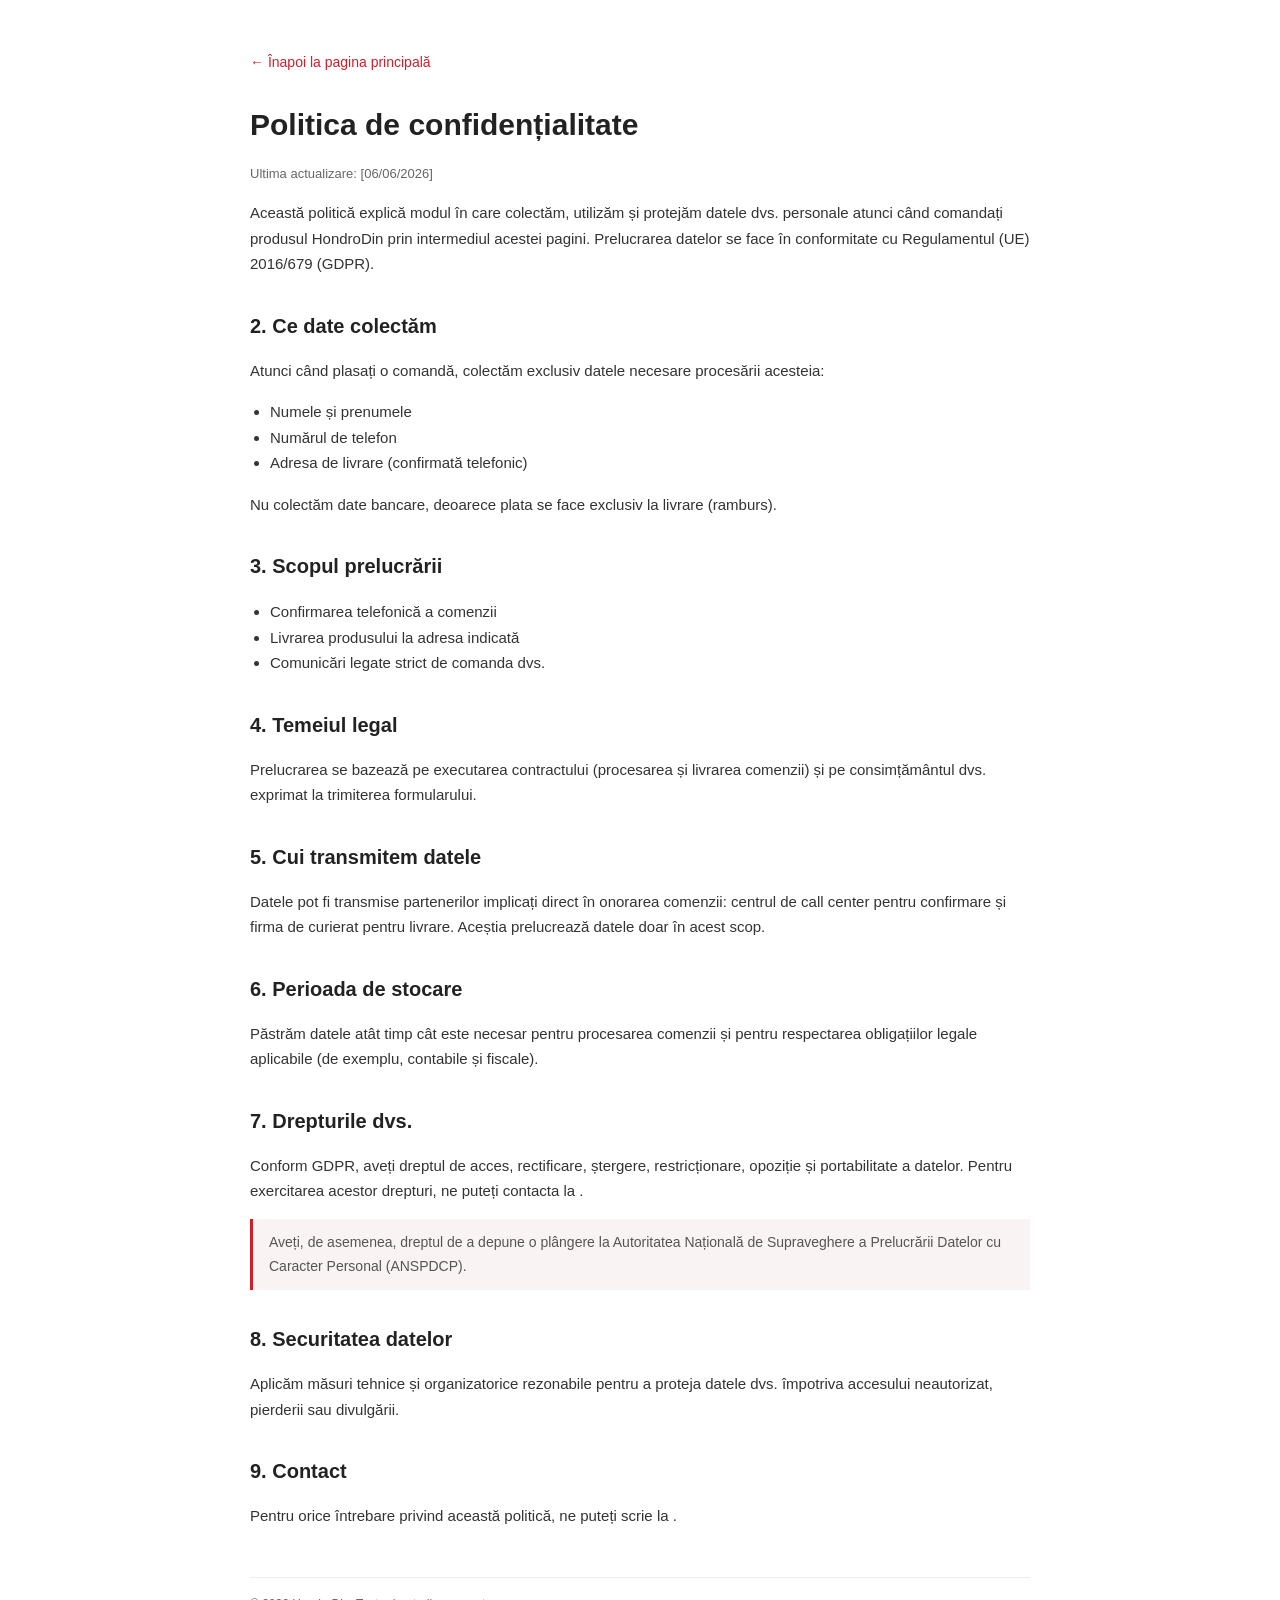
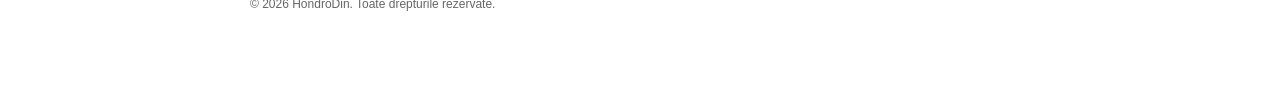
<file: politica-confidentialitate.html>
<!DOCTYPE html>
<html lang="ro-RO" dir="ltr">
<head>
  <meta charset="UTF-8" />
  <meta name="viewport" content="width=device-width,initial-scale=1" />
  <title>Politica de confidențialitate | HondroDin</title>
  <meta name="robots" content="noindex, follow" />
  <link rel="canonical" href="https://hondrodin-ro.vercel.app/politica-confidentialitate.html" />
  <style>
    :root { --red:#d11f2a; --ink:#222; --muted:#666; }
    * { box-sizing:border-box; }
    body { margin:0; font-family:'Roboto',Arial,sans-serif; color:var(--ink); line-height:1.7; background:#fff; }
    .wrap { max-width:820px; margin:0 auto; padding:48px 20px 80px; }
    a.back { color:var(--red); text-decoration:none; font-size:14px; }
    a.back:hover { text-decoration:underline; }
    h1 { font-size:30px; margin:24px 0 8px; }
    h2 { font-size:20px; margin:32px 0 10px; color:var(--ink); }
    p, li { font-size:15px; color:#333; }
    ul { padding-left:20px; }
    .updated { color:var(--muted); font-size:13px; margin-bottom:8px; }
    .note { background:#faf3f3; border-left:3px solid var(--red); padding:12px 16px; font-size:14px; color:#555; }
    footer { border-top:1px solid #eee; margin-top:48px; padding-top:16px; font-size:12px; color:var(--muted); }
  </style>
</head>
<body>
  <div class="wrap">
    <a class="back" href="index.html">&larr; Înapoi la pagina principală</a>
    <h1>Politica de confidențialitate</h1>
    <p class="updated">Ultima actualizare: [06/06/2026]</p>

    <p>Această politică explică modul în care colectăm, utilizăm și protejăm datele dvs. personale atunci când comandați produsul HondroDin prin intermediul acestei pagini. Prelucrarea datelor se face în conformitate cu Regulamentul (UE) 2016/679 (GDPR).</p>

    <h2>2. Ce date colectăm</h2>
    <p>Atunci când plasați o comandă, colectăm exclusiv datele necesare procesării acesteia:</p>
    <ul>
      <li>Numele și prenumele</li>
      <li>Numărul de telefon</li>
      <li>Adresa de livrare (confirmată telefonic)</li>
    </ul>
    <p>Nu colectăm date bancare, deoarece plata se face exclusiv la livrare (ramburs).</p>

    <h2>3. Scopul prelucrării</h2>
    <ul>
      <li>Confirmarea telefonică a comenzii</li>
      <li>Livrarea produsului la adresa indicată</li>
      <li>Comunicări legate strict de comanda dvs.</li>
    </ul>

    <h2>4. Temeiul legal</h2>
    <p>Prelucrarea se bazează pe executarea contractului (procesarea și livrarea comenzii) și pe consimțământul dvs. exprimat la trimiterea formularului.</p>

    <h2>5. Cui transmitem datele</h2>
    <p>Datele pot fi transmise partenerilor implicați direct în onorarea comenzii: centrul de call center pentru confirmare și firma de curierat pentru livrare. Aceștia prelucrează datele doar în acest scop.</p>

    <h2>6. Perioada de stocare</h2>
    <p>Păstrăm datele atât timp cât este necesar pentru procesarea comenzii și pentru respectarea obligațiilor legale aplicabile (de exemplu, contabile și fiscale).</p>

    <h2>7. Drepturile dvs.</h2>
    <p>Conform GDPR, aveți dreptul de acces, rectificare, ștergere, restricționare, opoziție și portabilitate a datelor. Pentru exercitarea acestor drepturi, ne puteți contacta la .</p>

    <div class="note">Aveți, de asemenea, dreptul de a depune o plângere la Autoritatea Națională de Supraveghere a Prelucrării Datelor cu Caracter Personal (ANSPDCP).</div>

    <h2>8. Securitatea datelor</h2>
    <p>Aplicăm măsuri tehnice și organizatorice rezonabile pentru a proteja datele dvs. împotriva accesului neautorizat, pierderii sau divulgării.</p>

    <h2>9. Contact</h2>
    <p>Pentru orice întrebare privind această politică, ne puteți scrie la .</p>

    <footer>© 2026 HondroDin. Toate drepturile rezervate.</footer>
  </div>
</body>
</html>
</file>
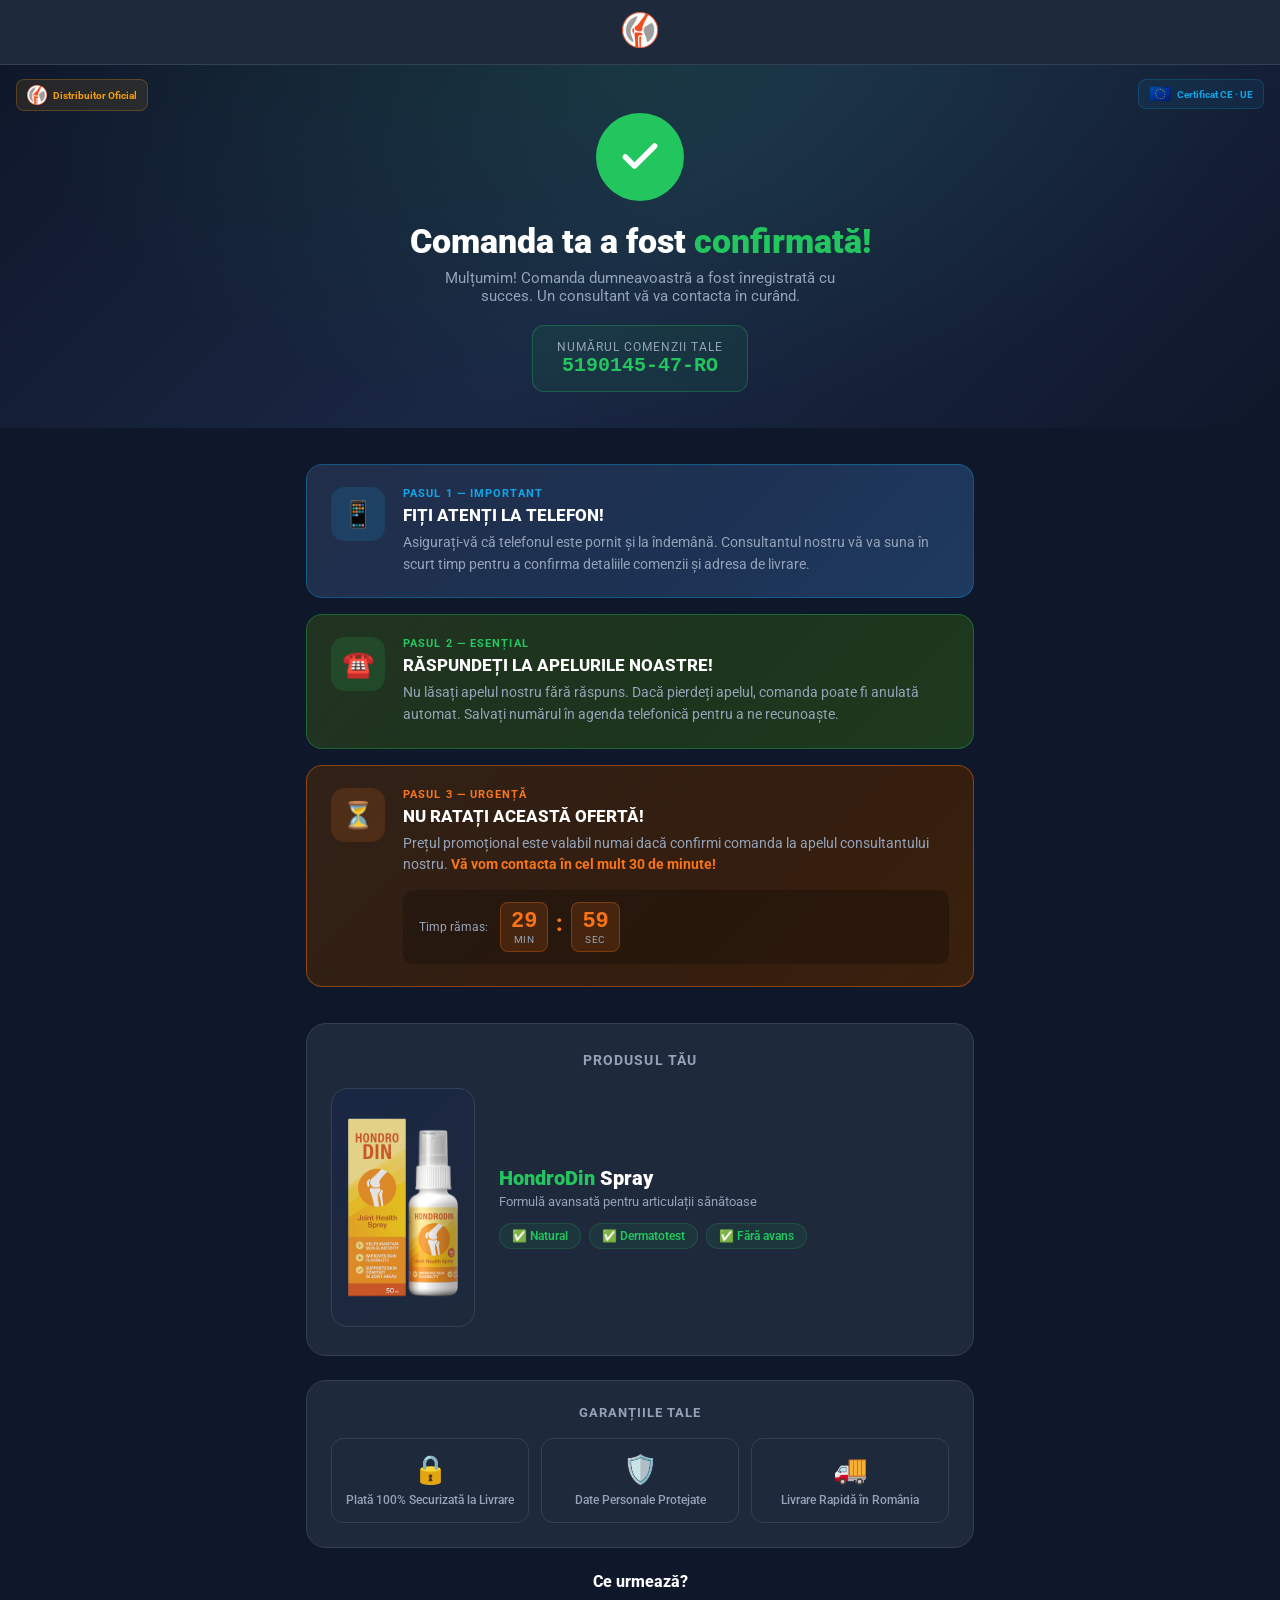
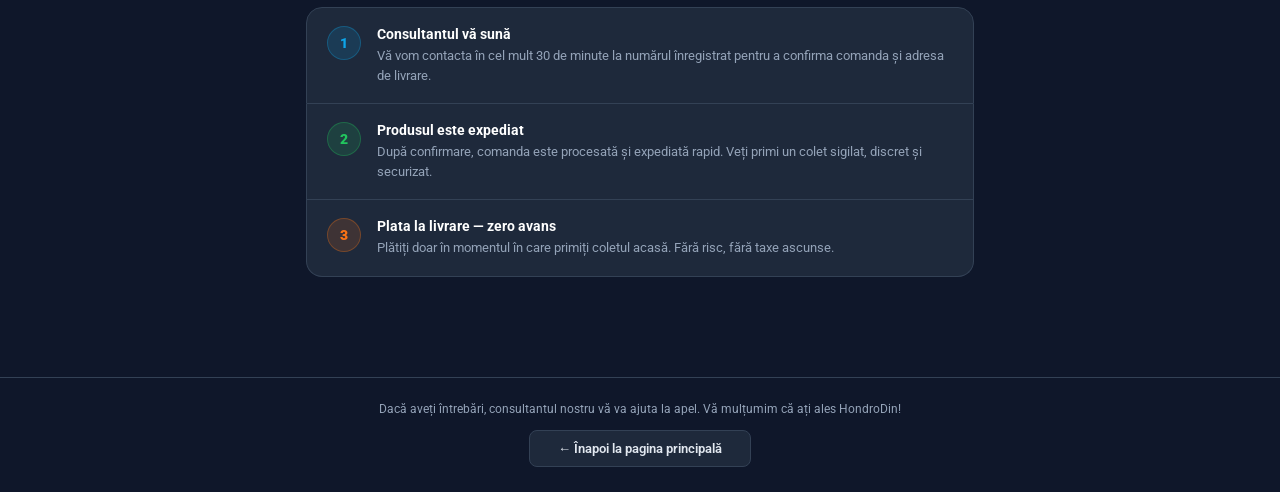
<file: success.html>
<!DOCTYPE html>
<html lang="ro" dir="ltr">
<head>
  <meta charset="UTF-8" />
  <meta name="viewport" content="width=device-width, initial-scale=1.0" />
  <meta http-equiv="X-UA-Compatible" content="ie=edge" />
  <title>Comandă Confirmată — HondroDin</title>
  <link rel="icon" href="img/favicon.png" />
  <link href="https://fonts.googleapis.com/css2?family=Roboto:wght@400;500;700;900&display=swap" rel="stylesheet" />
  <style>
    *, *::before, *::after { margin: 0; padding: 0; box-sizing: border-box; }

    :root {
      --green:   #22c55e;
      --green-d: #16a34a;
      --orange:  #f97316;
      --red:     #ef4444;
      --blue:    #0ea5e9;
      --dark:    #0f172a;
      --mid:     #1e293b;
      --card:    #1e293b;
      --border:  #334155;
      --text:    #e2e8f0;
      --muted:   #94a3b8;
      --gold:    #f59e0b;
    }

    html { scroll-behavior: smooth; }

    body {
      font-family: 'Roboto', sans-serif;
      background: var(--dark);
      color: var(--text);
      min-height: 100vh;
      overflow-x: hidden;
    }

    /* ── CONFETTI RAIN ── */
    @keyframes confettiFall {
      0%   { transform: translateY(-20px) rotate(0deg);   opacity: 1; }
      100% { transform: translateY(110vh) rotate(720deg); opacity: 0; }
    }
    .confetti-piece {
      position: fixed;
      top: -20px;
      width: 10px;
      height: 14px;
      border-radius: 2px;
      animation: confettiFall linear infinite;
      pointer-events: none;
      z-index: 9999;
    }

    /* ── PULSE RING ── */
    @keyframes pulseRing {
      0%   { transform: scale(0.9); box-shadow: 0 0 0 0 rgba(34,197,94,.6); }
      70%  { transform: scale(1);   box-shadow: 0 0 0 18px rgba(34,197,94,0); }
      100% { transform: scale(0.9); box-shadow: 0 0 0 0  rgba(34,197,94,0); }
    }

    @keyframes slideDown { from { opacity:0; transform:translateY(-30px); } to { opacity:1; transform:translateY(0); } }
    @keyframes fadeUp    { from { opacity:0; transform:translateY(30px);  } to { opacity:1; transform:translateY(0); } }
    @keyframes shimmer   { 0%,100%{opacity:1} 50%{opacity:.5} }
    @keyframes countBlink{ 0%,100%{opacity:1} 50%{opacity:.3} }

    /* ── HEADER BAR ── */
    .top-bar {
      background: var(--mid);
      border-bottom: 1px solid var(--border);
      padding: 12px 20px;
      text-align: center;
      animation: slideDown .5s ease both;
    }
    .top-bar img { height: 36px; }

    /* ── HERO ── */
    .hero {
      background: linear-gradient(135deg, #0f172a 0%, #1a2744 50%, #0f172a 100%);
      padding: 48px 20px 36px;
      text-align: center;
      position: relative;
      overflow: hidden;
      animation: fadeUp .6s ease .2s both;
    }
    .hero::before {
      content: '';
      position: absolute; inset: 0;
      background: radial-gradient(ellipse at 50% 0%, rgba(34,197,94,.12) 0%, transparent 70%);
    }

    .check-circle {
      width: 88px; height: 88px;
      background: var(--green);
      border-radius: 50%;
      display: flex; align-items: center; justify-content: center;
      margin: 0 auto 20px;
      animation: pulseRing 2s ease-in-out infinite;
      position: relative; z-index: 1;
    }
    .check-circle svg { width: 44px; height: 44px; }

    .hero h1 {
      font-size: clamp(22px, 5vw, 34px);
      font-weight: 900;
      color: #fff;
      margin-bottom: 8px;
      position: relative; z-index: 1;
    }
    .hero h1 span { color: var(--green); }
    .hero p.sub {
      color: var(--muted);
      font-size: 15px;
      max-width: 440px;
      margin: 0 auto;
      position: relative; z-index: 1;
    }

    /* ── ORDER NUMBER ── */
    .order-box {
      background: rgba(34,197,94,.08);
      border: 1px solid rgba(34,197,94,.3);
      border-radius: 12px;
      padding: 14px 24px;
      display: inline-flex;
      align-items: center;
      gap: 10px;
      margin-top: 20px;
      position: relative; z-index: 1;
    }
    .order-box .label { font-size: 12px; color: var(--muted); text-transform: uppercase; letter-spacing: .08em; }
    .order-box .num   { font-size: 20px; font-weight: 700; color: var(--green); font-family: monospace; }

    /* ── CONTAINER ── */
    .wrap { max-width: 700px; margin: 0 auto; padding: 0 16px 60px; }

    /* ── URGENCY CARD SHARED ── */
    .urg-grid { display: flex; flex-direction: column; gap: 16px; margin-top: 36px; animation: fadeUp .7s ease .4s both; }

    .urg-card {
      border-radius: 16px;
      padding: 22px 24px;
      display: flex;
      align-items: flex-start;
      gap: 18px;
      position: relative;
      overflow: hidden;
    }
    .urg-card::after {
      content: '';
      position: absolute;
      inset: 0;
      background: linear-gradient(135deg, rgba(255,255,255,.03) 0%, transparent 60%);
      pointer-events: none;
    }

    /* CARD 1 — phone */
    .urg-card.phone {
      background: linear-gradient(135deg, #1a2744, #1e3a5f);
      border: 1px solid rgba(14,165,233,.35);
    }
    /* CARD 2 — call */
    .urg-card.call {
      background: linear-gradient(135deg, #1a2c1a, #1e3a1e);
      border: 1px solid rgba(34,197,94,.35);
    }
    /* CARD 3 — offer */
    .urg-card.offer {
      background: linear-gradient(135deg, #2a1a10, #3a200e);
      border: 1px solid rgba(249,115,22,.45);
    }

    .urg-icon {
      width: 54px; height: 54px;
      border-radius: 14px;
      display: flex; align-items: center; justify-content: center;
      flex-shrink: 0;
      font-size: 26px;
    }
    .phone .urg-icon { background: rgba(14,165,233,.15); }
    .call  .urg-icon { background: rgba(34,197,94,.15); }
    .offer .urg-icon { background: rgba(249,115,22,.15); }

    .urg-body { flex: 1; }
    .urg-body .step {
      font-size: 11px;
      font-weight: 700;
      text-transform: uppercase;
      letter-spacing: .1em;
      margin-bottom: 4px;
    }
    .phone .step { color: var(--blue); }
    .call  .step { color: var(--green); }
    .offer .step { color: var(--orange); }

    .urg-body h2 { font-size: 17px; font-weight: 800; color: #fff; margin-bottom: 6px; line-height: 1.3; }
    .urg-body p  { font-size: 13.5px; color: var(--muted); line-height: 1.6; }

    /* COUNTDOWN inside offer card */
    .countdown-wrap {
      margin-top: 14px;
      background: rgba(0,0,0,.25);
      border-radius: 10px;
      padding: 12px 16px;
      display: flex;
      align-items: center;
      gap: 12px;
    }
    .countdown-wrap .label2 { font-size: 12px; color: var(--muted); white-space: nowrap; }
    .countdown-timer { display: flex; gap: 8px; }
    .ct-block {
      background: rgba(249,115,22,.15);
      border: 1px solid rgba(249,115,22,.3);
      border-radius: 8px;
      padding: 6px 10px;
      text-align: center;
      min-width: 48px;
    }
    .ct-block .n { font-size: 22px; font-weight: 900; color: var(--orange); font-family: monospace; animation: countBlink 1s ease-in-out infinite; }
    .ct-block .u { font-size: 10px; color: var(--muted); text-transform: uppercase; letter-spacing: .06em; }
    .ct-sep { font-size: 22px; font-weight: 900; color: var(--orange); align-self: center; margin-bottom: 6px; animation: shimmer 1s ease-in-out infinite; }

    /* ── DIVIDER ── */
    .divider { height: 1px; background: var(--border); margin: 36px 0; }

    /* ── PRODUCT SECTION ── */
    .product-section {
      background: var(--card);
      border: 1px solid var(--border);
      border-radius: 20px;
      padding: 28px 24px;
      margin-top: 36px;
      animation: fadeUp .7s ease .6s both;
    }
    .product-section h3 {
      font-size: 14px;
      font-weight: 700;
      text-transform: uppercase;
      letter-spacing: .08em;
      color: var(--muted);
      margin-bottom: 20px;
      text-align: center;
    }
    .product-inner {
      display: flex;
      align-items: center;
      gap: 24px;
    }
    .product-img-wrap {
      flex-shrink: 0;
      background: linear-gradient(135deg, #1a2744, #1e293b);
      border-radius: 16px;
      padding: 16px;
      border: 1px solid var(--border);
    }
    .product-img-wrap img { width: 110px; display: block; }
    .product-info { flex: 1; }
    .product-info .name { font-size: 20px; font-weight: 900; color: #fff; margin-bottom: 4px; }
    .product-info .name span { color: var(--green); }
    .product-info .tagline { font-size: 13px; color: var(--muted); margin-bottom: 14px; }
    .product-info .badge-row { display: flex; flex-wrap: wrap; gap: 8px; }
    .prod-badge {
      display: flex; align-items: center; gap: 6px;
      background: rgba(34,197,94,.08);
      border: 1px solid rgba(34,197,94,.2);
      border-radius: 20px;
      padding: 5px 12px;
      font-size: 12px;
      color: var(--green);
      font-weight: 600;
    }

    /* ── SECURITY SEALS ── */
    .seals-section {
      margin-top: 24px;
      background: var(--card);
      border: 1px solid var(--border);
      border-radius: 20px;
      padding: 24px;
      animation: fadeUp .7s ease .7s both;
    }
    .seals-section h3 {
      font-size: 13px;
      font-weight: 700;
      text-transform: uppercase;
      letter-spacing: .08em;
      color: var(--muted);
      margin-bottom: 18px;
      text-align: center;
    }
    .seals-grid {
      display: grid;
      grid-template-columns: repeat(auto-fit, minmax(130px, 1fr));
      gap: 12px;
    }
    .seal-item {
      background: var(--mid);
      border: 1px solid var(--border);
      border-radius: 12px;
      padding: 14px 10px;
      text-align: center;
    }
    .seal-item .seal-icon { font-size: 28px; margin-bottom: 6px; }
    .seal-item .seal-txt  { font-size: 11.5px; color: var(--muted); line-height: 1.4; font-weight: 500; }

    /* ── EU BADGE ── */
    .eu-section {
      margin-top: 24px;
      background: linear-gradient(135deg, #0f2040, #162c58);
      border: 1px solid rgba(14,165,233,.25);
      border-radius: 20px;
      padding: 22px 24px;
      display: flex;
      align-items: center;
      gap: 18px;
      animation: fadeUp .7s ease .8s both;
    }
    .eu-flag {
      font-size: 48px;
      flex-shrink: 0;
    }
    .eu-text .title { font-size: 15px; font-weight: 800; color: #fff; margin-bottom: 4px; }
    .eu-text .desc  { font-size: 13px; color: #94a3b8; line-height: 1.5; }
    .eu-badge-pill {
      margin-top: 10px;
      display: inline-flex; align-items: center; gap: 6px;
      background: rgba(14,165,233,.12);
      border: 1px solid rgba(14,165,233,.3);
      border-radius: 20px;
      padding: 4px 12px;
      font-size: 11.5px;
      color: var(--blue);
      font-weight: 700;
    }


    /* ── MINI CORNER BADGES (inside hero) ── */
    .hero-top-badges {
      position: absolute;
      top: 14px;
      left: 0; right: 0;
      padding: 0 16px;
      display: flex;
      justify-content: space-between;
      align-items: flex-start;
      z-index: 2;
    }
    .mini-distrib {
      display: flex;
      align-items: center;
      gap: 6px;
      background: rgba(245,158,11,.1);
      border: 1px solid rgba(245,158,11,.25);
      border-radius: 8px;
      padding: 5px 10px;
    }
    .mini-distrib img { height: 20px; display: block; }
    .mini-distrib span { font-size: 10px; font-weight: 700; color: var(--gold); white-space: nowrap; }
    .mini-eu {
      display: flex;
      align-items: center;
      gap: 6px;
      background: rgba(14,165,233,.08);
      border: 1px solid rgba(14,165,233,.22);
      border-radius: 8px;
      padding: 5px 10px;
    }
    .mini-eu .eu-emoji { font-size: 18px; line-height: 1; }
    .mini-eu span { font-size: 10px; font-weight: 700; color: var(--blue); white-space: nowrap; }

    /* ── OFFICIAL DISTRIBUTOR ── */
    .distrib-section {
      margin-top: 24px;
      background: linear-gradient(135deg, #1a1a0a, #2a2a10);
      border: 1px solid rgba(245,158,11,.25);
      border-radius: 20px;
      padding: 22px 24px;
      display: flex;
      align-items: center;
      gap: 18px;
      animation: fadeUp .7s ease .9s both;
    }
    .distrib-logo {
      flex-shrink: 0;
      background: rgba(245,158,11,.1);
      border-radius: 14px;
      padding: 10px 14px;
      border: 1px solid rgba(245,158,11,.2);
    }
    .distrib-logo img { height: 44px; display: block; }
    .distrib-text .title { font-size: 15px; font-weight: 800; color: var(--gold); margin-bottom: 4px; }
    .distrib-text .desc  { font-size: 13px; color: var(--muted); line-height: 1.5; }

    /* ── STEPS ── */
    .steps-section {
      margin-top: 24px;
      animation: fadeUp .7s ease 1s both;
    }
    .steps-section h3 { font-size: 16px; font-weight: 800; color: #fff; margin-bottom: 16px; text-align: center; }
    .steps-list { display: flex; flex-direction: column; gap: 0; }
    .step-item {
      display: flex;
      align-items: flex-start;
      gap: 16px;
      padding: 18px 20px;
      background: var(--card);
      border: 1px solid var(--border);
      border-radius: 0;
      position: relative;
    }
    .step-item:first-child { border-radius: 16px 16px 0 0; }
    .step-item:last-child  { border-radius: 0 0 16px 16px; }
    .step-item + .step-item { border-top: none; }
    .step-num {
      width: 34px; height: 34px;
      border-radius: 50%;
      display: flex; align-items: center; justify-content: center;
      font-weight: 900; font-size: 14px;
      flex-shrink: 0;
    }
    .step-item:nth-child(1) .step-num { background: rgba(14,165,233,.15); color: var(--blue); border: 1px solid rgba(14,165,233,.3); }
    .step-item:nth-child(2) .step-num { background: rgba(34,197,94,.15); color: var(--green); border: 1px solid rgba(34,197,94,.3); }
    .step-item:nth-child(3) .step-num { background: rgba(249,115,22,.15); color: var(--orange); border: 1px solid rgba(249,115,22,.3); }
    .step-body .s-title { font-size: 14px; font-weight: 700; color: #fff; margin-bottom: 4px; }
    .step-body .s-desc  { font-size: 13px; color: var(--muted); line-height: 1.5; }

    /* ── FOOTER ── */
    .page-footer {
      text-align: center;
      padding: 24px 20px;
      border-top: 1px solid var(--border);
      margin-top: 40px;
    }
    .page-footer p { font-size: 12px; color: var(--muted); }
    .page-footer .back-btn {
      display: inline-block;
      margin-top: 14px;
      padding: 10px 28px;
      background: var(--card);
      border: 1px solid var(--border);
      border-radius: 8px;
      color: var(--text);
      text-decoration: none;
      font-size: 13px;
      font-weight: 600;
      transition: background .2s;
    }
    .page-footer .back-btn:hover { background: var(--mid); }

    /* ── RESPONSIVE ── */
    @media (max-width: 500px) {
      .product-inner { flex-direction: column; text-align: center; }
      .product-info .badge-row { justify-content: center; }
      .eu-section, .distrib-section { flex-direction: column; text-align: center; }
      .distrib-logo { margin: 0 auto; }
      .eu-flag { margin: 0 auto; }
    }
  </style>
</head>
<body>

  <!-- CONFETTI -->
  <div id="confetti-container"></div>

  <!-- TOP BAR -->
  <header class="top-bar">
    <img src="img/logo-main.png" alt="HondroDin" />
  </header>

  <!-- HERO -->
  <section class="hero">

    <!-- MINI CORNER BADGES -->
    <div class="hero-top-badges">
      <div class="mini-distrib">
        <img src="img/logo-main.png" alt="HondroDin" />
        <span>Distribuitor Oficial</span>
      </div>
      <div class="mini-eu">
        <span class="eu-emoji">🇪🇺</span>
        <span>Certificat CE · UE</span>
      </div>
    </div>

    <div class="check-circle">
      <svg viewBox="0 0 24 24" fill="none" stroke="#fff" stroke-width="3" stroke-linecap="round" stroke-linejoin="round">
        <polyline points="20 6 9 17 4 12" />
      </svg>
    </div>
    <h1>Comanda ta a fost <span>confirmată!</span></h1>
    <p class="sub">Mulțumim! Comanda dumneavoastră a fost înregistrată cu succes. Un consultant vă va contacta în curând.</p>

    <!-- ORDER NUMBER -->
    <div class="order-box">
      <div>
        <div class="label">Numărul comenzii tale</div>
        <div class="num" id="order-num">—</div>
      </div>
    </div>
  </section>

  <!-- MAIN WRAP -->
  <div class="wrap">

    <!-- URGENCY CARDS -->
    <div class="urg-grid">

      <!-- CARD 1 — PHONE -->
      <div class="urg-card phone">
        <div class="urg-icon">📱</div>
        <div class="urg-body">
          <div class="step">Pasul 1 — Important</div>
          <h2>FIȚI ATENȚI LA TELEFON!</h2>
          <p>Asigurați-vă că telefonul este pornit și la îndemână. Consultantul nostru vă va suna în scurt timp pentru a confirma detaliile comenzii și adresa de livrare.</p>
        </div>
      </div>

      <!-- CARD 2 — ANSWER -->
      <div class="urg-card call">
        <div class="urg-icon">☎️</div>
        <div class="urg-body">
          <div class="step">Pasul 2 — Esențial</div>
          <h2>RĂSPUNDEȚI LA APELURILE NOASTRE!</h2>
          <p>Nu lăsați apelul nostru fără răspuns. Dacă pierdeți apelul, comanda poate fi anulată automat. Salvați numărul în agenda telefonică pentru a ne recunoaște.</p>
        </div>
      </div>

      <!-- CARD 3 — OFFER + COUNTDOWN -->
      <div class="urg-card offer">
        <div class="urg-icon">⏳</div>
        <div class="urg-body">
          <div class="step">Pasul 3 — Urgență</div>
          <h2>NU RATAȚI ACEASTĂ OFERTĂ!</h2>
          <p>Prețul promoțional este valabil numai dacă confirmi comanda la apelul consultantului nostru. <strong style="color:#f97316">Vă vom contacta în cel mult 30 de minute!</strong></p>
          <div class="countdown-wrap">
            <span class="label2">Timp rămas:</span>
            <div class="countdown-timer">
              <div class="ct-block"><div class="n" id="ct-m">30</div><div class="u">min</div></div>
              <div class="ct-sep">:</div>
              <div class="ct-block"><div class="n" id="ct-s">00</div><div class="u">sec</div></div>
            </div>
          </div>
        </div>
      </div>

    </div><!-- /urg-grid -->

    <!-- PRODUCT -->
    <div class="product-section">
      <h3>Produsul tău</h3>
      <div class="product-inner">
        <div class="product-img-wrap">
          <img src="img/prod-main.png" alt="HondroDin spray" />
        </div>
        <div class="product-info">
          <div class="name"><span>HondroDin</span> Spray</div>
          <div class="tagline">Formulă avansată pentru articulații sănătoase</div>
          <div class="badge-row">
            <div class="prod-badge">✅ Natural</div>
            <div class="prod-badge">✅ Dermatotest</div>
            <div class="prod-badge">✅ Fără avans</div>
          </div>
        </div>
      </div>
    </div>

    <!-- SECURITY SEALS -->
    <div class="seals-section">
      <h3>Garanțiile tale</h3>
      <div class="seals-grid">
        <div class="seal-item">
          <div class="seal-icon">🔒</div>
          <div class="seal-txt">Plată 100% Securizată la Livrare</div>
        </div>
        <div class="seal-item">
          <div class="seal-icon">🛡️</div>
          <div class="seal-txt">Date Personale Protejate</div>
        </div>
        <div class="seal-item">
          <div class="seal-icon">🚚</div>
          <div class="seal-txt">Livrare Rapidă în România</div>
        </div>
      </div>
    </div>

    <!-- WHAT HAPPENS NEXT -->
    <div class="steps-section">
      <h3>Ce urmează?</h3>
      <div class="steps-list">
        <div class="step-item">
          <div class="step-num">1</div>
          <div class="step-body">
            <div class="s-title">Consultantul vă sună</div>
            <div class="s-desc">Vă vom contacta în cel mult 30 de minute la numărul înregistrat pentru a confirma comanda și adresa de livrare.</div>
          </div>
        </div>
        <div class="step-item">
          <div class="step-num">2</div>
          <div class="step-body">
            <div class="s-title">Produsul este expediat</div>
            <div class="s-desc">După confirmare, comanda este procesată și expediată rapid. Veți primi un colet sigilat, discret și securizat.</div>
          </div>
        </div>
        <div class="step-item">
          <div class="step-num">3</div>
          <div class="step-body">
            <div class="s-title">Plata la livrare — zero avans</div>
            <div class="s-desc">Plătiți doar în momentul în care primiți coletul acasă. Fără risc, fără taxe ascunse.</div>
          </div>
        </div>
      </div>
    </div>

  </div><!-- /wrap -->

  <!-- FOOTER -->
  <footer class="page-footer">
    <p>Dacă aveți întrebări, consultantul nostru vă va ajuta la apel. Vă mulțumim că ați ales HondroDin!</p>
    <a href="/" class="back-btn">← Înapoi la pagina principală</a>
  </footer>

  <script>
    // ── ORDER NUMBER GENERATOR ──
    (function(){
      var n = Math.floor(Math.random() * 9000000) + 1000000;
      var suffix = Math.floor(Math.random() * 90) + 10;
      document.getElementById('order-num').textContent = n + '-' + suffix + '-RO';
    })();

    // ── COUNTDOWN 30 min ──
    (function(){
      var total = 30 * 60; // seconds
      var mEl = document.getElementById('ct-m');
      var sEl = document.getElementById('ct-s');
      function tick(){
        if(total <= 0){ mEl.textContent='00'; sEl.textContent='00'; return; }
        var m = Math.floor(total / 60);
        var s = total % 60;
        mEl.textContent = m < 10 ? '0'+m : m;
        sEl.textContent = s < 10 ? '0'+s : s;
        total--;
        setTimeout(tick, 1000);
      }
      tick();
    })();

    // ── CONFETTI ──
    (function(){
      var colors = ['#22c55e','#f97316','#0ea5e9','#f59e0b','#a78bfa','#ec4899','#fff'];
      var container = document.getElementById('confetti-container');
      for(var i = 0; i < 55; i++){
        (function(idx){
          var el = document.createElement('div');
          el.className = 'confetti-piece';
          var left = Math.random() * 100;
          var delay = Math.random() * 4;
          var dur   = 3 + Math.random() * 4;
          var color = colors[Math.floor(Math.random() * colors.length)];
          var rot   = Math.random() > .5 ? 'skewX(15deg)' : '';
          el.style.cssText = [
            'left:'+ left +'vw',
            'background:'+ color,
            'animation-duration:'+ dur +'s',
            'animation-delay:'+ delay +'s',
            'transform:'+ rot,
            'opacity:0'
          ].join(';');
          container.appendChild(el);
          // stop after 6s
          setTimeout(function(){ el.remove(); }, (delay + dur + .5) * 1000);
        })(i);
      }
    })();
  </script>

</body>
</html>
</file>
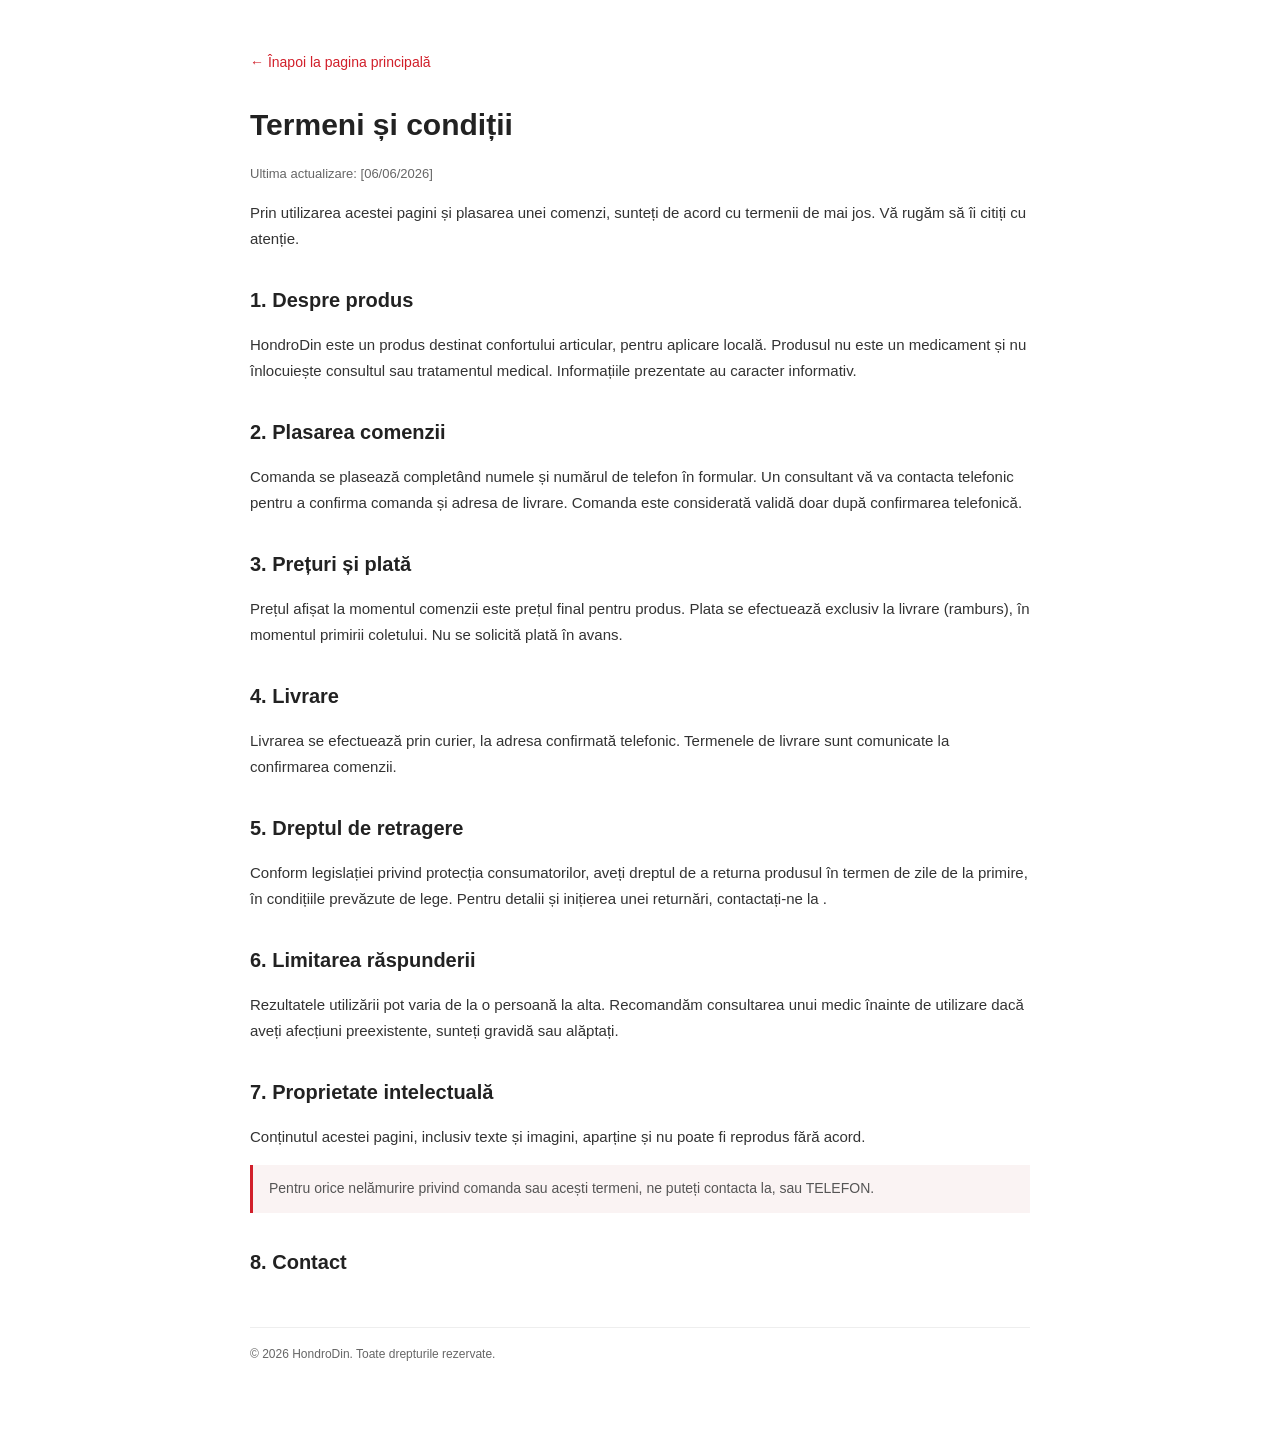
<file: termeni-conditii.html>
<!DOCTYPE html>
<html lang="ro-RO" dir="ltr">
<head>
  <meta charset="UTF-8" />
  <meta name="viewport" content="width=device-width,initial-scale=1" />
  <title>Termeni și condiții | HondroDin</title>
  <meta name="robots" content="noindex, follow" />
  <link rel="canonical" href="https://hondrodin-ro.vercel.app/termeni-conditii.html" />
  <style>
    :root { --red:#d11f2a; --ink:#222; --muted:#666; }
    * { box-sizing:border-box; }
    body { margin:0; font-family:'Roboto',Arial,sans-serif; color:var(--ink); line-height:1.7; background:#fff; }
    .wrap { max-width:820px; margin:0 auto; padding:48px 20px 80px; }
    a.back { color:var(--red); text-decoration:none; font-size:14px; }
    a.back:hover { text-decoration:underline; }
    h1 { font-size:30px; margin:24px 0 8px; }
    h2 { font-size:20px; margin:32px 0 10px; }
    p, li { font-size:15px; color:#333; }
    ul { padding-left:20px; }
    .updated { color:var(--muted); font-size:13px; margin-bottom:8px; }
    .note { background:#faf3f3; border-left:3px solid var(--red); padding:12px 16px; font-size:14px; color:#555; }
    footer { border-top:1px solid #eee; margin-top:48px; padding-top:16px; font-size:12px; color:var(--muted); }
  </style>
</head>
<body>
  <div class="wrap">
    <a class="back" href="index.html">&larr; Înapoi la pagina principală</a>
    <h1>Termeni și condiții</h1>
    <p class="updated">Ultima actualizare: [06/06/2026]</p>

    <p>Prin utilizarea acestei pagini și plasarea unei comenzi, sunteți de acord cu termenii de mai jos. Vă rugăm să îi citiți cu atenție.</p>

    <h2>1. Despre produs</h2>
    <p>HondroDin este un produs destinat confortului articular, pentru aplicare locală. Produsul nu este un medicament și nu înlocuiește consultul sau tratamentul medical. Informațiile prezentate au caracter informativ.</p>

    <h2>2. Plasarea comenzii</h2>
    <p>Comanda se plasează completând numele și numărul de telefon în formular. Un consultant vă va contacta telefonic pentru a confirma comanda și adresa de livrare. Comanda este considerată validă doar după confirmarea telefonică.</p>

    <h2>3. Prețuri și plată</h2>
    <p>Prețul afișat la momentul comenzii este prețul final pentru produs. Plata se efectuează exclusiv la livrare (ramburs), în momentul primirii coletului. Nu se solicită plată în avans.</p>

    <h2>4. Livrare</h2>
    <p>Livrarea se efectuează prin curier, la adresa confirmată telefonic. Termenele de livrare sunt comunicate la confirmarea comenzii.</p>

    <h2>5. Dreptul de retragere</h2>
    <p>Conform legislației privind protecția consumatorilor, aveți dreptul de a returna produsul în termen de zile de la primire, în condițiile prevăzute de lege. Pentru detalii și inițierea unei returnări, contactați-ne la .</p>

    <h2>6. Limitarea răspunderii</h2>
    <p>Rezultatele utilizării pot varia de la o persoană la alta. Recomandăm consultarea unui medic înainte de utilizare dacă aveți afecțiuni preexistente, sunteți gravidă sau alăptați.</p>

    <h2>7. Proprietate intelectuală</h2>
    <p>Conținutul acestei pagini, inclusiv texte și imagini, aparține și nu poate fi reprodus fără acord.</p>

    <div class="note">Pentru orice nelămurire privind comanda sau acești termeni, ne puteți contacta la, sau TELEFON.</div>

    <h2>8. Contact</h2>
    

    <footer>© 2026 HondroDin. Toate drepturile rezervate.</footer>
  </div>
</body>
</html>
</file>
<file: css/style.css>
.container {
  padding-right: 10px;
  padding-left: 10px;
}

*,
.reviews__item,
.slick-slider {
  -webkit-box-sizing: border-box;
  box-sizing: border-box;
}

.slick-loading .slick-slide,
.slick-loading .slick-track {
  visibility: hidden;
}

.slick-dots,
ul {
  list-style: none;
}

.reviews__item,
.slick-dots li button,
.slick-dots li button:focus,
.slick-dots li button:hover,
.slick-list:focus,
.slick-next,
.slick-prev,
.slick-slide,
a,
a:focus,
button,
button:focus,
input,
input:focus {
  outline: 0;
}

.form,
.slick-dots,
.title {
  text-align: center;
}

.nav__list,
.price {
  -webkit-box-pack: justify;
  -ms-flex-pack: justify;
  justify-content: space-between;
}

.btn,
.slick-list,
svg {
  overflow: hidden;
}

.container {
  width: 100%;
  margin: 0 auto;
}

@media (min-width: 480px) {
  .container {
    width: 480px;
  }
}

@media (min-width: 640px) {
  .container {
    width: 640px;
  }
}

@media (min-width: 768px) {
  .container {
    width: 768px;
  }
}

@media (min-width: 1024px) {
  .container {
    width: 1024px;
  }
}

@media (min-width: 1200px) {
  .container {
    width: 1190px;
  }
}

.wrap::after,
.wrap::before {
  content: "";
  display: table;
  clear: both;
}

.slick-list,
.slick-slider,
.slick-track,
footer,
header,
nav,
section {
  display: block;
}

a,
b,
body,
center,
dd,
div,
footer,
form,
h1,
h2,
h3,
header,
html,
i,
img,
label,
li,
nav,
object,
output,
p,
s,
section,
span,
time,
u,
ul,
var {
  margin: 0;
  padding: 0;
  border: 0;
  font: inherit;
  vertical-align: baseline;
}

.slick-dots li button:before,
.slick-next:before,
.slick-prev:before {
  -webkit-font-smoothing: antialiased;
  -moz-osx-font-smoothing: grayscale;
}

.text-bold,
.title {
  font-weight: 700;
}

body {
  line-height: 1;
}

br {
  font-size: 0;
}

a {
  text-decoration: none;
}

button {
  border: none;
}

.slick-slider {
  position: relative;
  -webkit-user-select: none;
  -moz-user-select: none;
  -ms-user-select: none;
  user-select: none;
  -webkit-touch-callout: none;
  -khtml-user-select: none;
  -ms-touch-action: pan-y;
  touch-action: pan-y;
  -webkit-tap-highlight-color: transparent;
}

.slick-list {
  position: relative;
  margin: 0;
  padding: 0;
}

.slick-list.dragging {
  cursor: pointer;
}

.slick-slider .slick-list,
.slick-slider .slick-track {
  -webkit-transform: translate3d(0, 0, 0);
  transform: translate3d(0, 0, 0);
}

.slick-track {
  position: relative;
  top: 0;
  left: 0;
  margin-left: auto;
  margin-right: auto;
}

.slick-track:after,
.slick-track:before {
  display: table;
  content: "";
}

.slick-track:after {
  clear: both;
}

.slick-slide {
  display: none;
  float: left;
  height: 100%;
  min-height: 1px;
}

.slick-slide img {
  display: block;
}

.slick-slide.slick-loading img {
  display: none;
}

.slick-slide.dragging img {
  pointer-events: none;
}

.slick-initialized .slick-slide {
  display: block;
}

.slick-vertical .slick-slide {
  display: block;
  height: auto;
  border: 1px solid transparent;
}

.slick-arrow.slick-hidden {
  display: none;
}

.slick-dots,
.slick-next,
.slick-prev {
  position: absolute;
  display: block;
  padding: 0;
}

.slick-loading .slick-list {
  background: #fff;
}

.slick-next,
.slick-prev {
  font-size: 0;
  line-height: 0;
  top: 50%;
  width: 20px;
  height: 20px;
  -webkit-transform: translate(0, -50%);
  transform: translate(0, -50%);
  cursor: pointer;
  color: transparent;
  border: none;
  background: 0 0;
}

.slick-next:focus,
.slick-next:hover,
.slick-prev:focus,
.slick-prev:hover {
  color: transparent;
  outline: 0;
  background: 0 0;
}

.slick-next:focus:before,
.slick-next:hover:before,
.slick-prev:focus:before,
.slick-prev:hover:before {
  opacity: 1;
}

.slick-next.slick-disabled:before,
.slick-prev.slick-disabled:before {
  opacity: 0.25;
}

.slick-next:before,
.slick-prev:before {
  font-size: 20px;
  line-height: 1;
  opacity: 0.75;
  color: #fff;
}

.slick-prev {
  left: -25px;
}

.slick-prev:before {
  content: "←";
}

.slick-next:before {
  content: "→";
}

.slick-next {
  right: -25px;
}

.slick-dots {
  bottom: -25px;
  left: 0;
  width: 100%;
  margin: 0;
}

.slick-dots li {
  position: relative;
  display: inline-block;
  width: 20px;
  height: 20px;
  margin: 0 5px;
  padding: 0;
  cursor: pointer;
}

.slick-dots li button {
  font-size: 0;
  line-height: 0;
  display: block;
  width: 20px;
  height: 20px;
  padding: 5px;
  cursor: pointer;
  color: transparent;
  border: 0;
  background: 0 0;
}

.form,
.form__head::after {
  background-color: #f1f4f6;
}

.form::after,
.form__footer,
.form__label::before {
  background-repeat: no-repeat;
}

.slick-dots li button:focus:before,
.slick-dots li button:hover:before {
  opacity: 1;
}

.slick-dots li button:before {
  font-size: 6px;
  line-height: 20px;
  position: absolute;
  top: 0;
  left: 0;
  width: 20px;
  height: 20px;
  content: "";
  text-align: center;
  opacity: 0.25;
  color: #000;
}

.slick-dots li.slick-active button:before {
  opacity: 0.75;
  color: #000;
}

body {
  font-family: Roboto, sans-serif;
  font-size: 14px;
}

img {
  max-width: 100%;
}

.title {
  font-size: 44px;
  line-height: 1;
  color: #4a5665;
  margin: 0 auto;
}

.main-color {
  color: #de3875;
}

.nowrap {
  white-space: nowrap;
}

.form {
  max-width: 269px;
  border-radius: 10px;
  border: 4px solid #f39167;
  position: relative;
  -webkit-box-shadow: 0 0 20px 5px rgba(196, 170, 160, 0.5);
  box-shadow: 0 0 20px 5px rgba(196, 170, 160, 0.5);
}

.form::after {
  content: "";
  display: block;
  position: absolute;
  height: 286px;
  width: 53px;
  right: -42px;
  top: 123px;
  background-image: url(../img/form-arrow.svg);
  background-size: contain;
}

.btn::before,
.form__label::before {
  top: 50%;
  content: "";
}

.form__head {
  padding: 18px 16px 12px;
  position: relative;
  z-index: 0;
}

.form__head::after {
  display: block;
  position: absolute;
  bottom: 0;
  left: -3px;
  width: 135px;
  height: 135px;
  -webkit-transform: translateY(50%) translateX(50%) scaleY(0.12) scaleX(1.37)
    rotate(45deg);
  transform: translateY(50%) translateX(50%) scaleY(0.12) scaleX(1.37)
    rotate(45deg);
  z-index: -1;
  content: "";
}

.form__title {
  font-size: 20px;
  color: #000;
  font-weight: 500;
  line-height: 1;
}

.form__date {
  color: #f39167;
  line-height: 24px;
  display: inline-block;
  margin-top: 2px;
}

.form__body {
  background-color: #fff;
  padding: 23px 16px 20px;
}

.form__label {
  display: block;
  margin-bottom: 16px;
  position: relative;
  max-width: 220px;
  margin-left: auto;
  margin-right: auto;
}

.form__label::before {
  display: block;
  position: absolute;
  height: 24px;
  width: 22px;
  background-image: url(../img/ico-name.svg);
  background-position: 50%;
  background-size: contain;
  left: 20px;
  -webkit-transform: translateY(-50%);
  transform: translateY(-50%);
}

.form__label--tel::before {
  background-image: url(../img/ico-phone.svg);
}

.form__label--address::before {
  background-image: url(../img/address.png);
}

.form__label input {
  padding-top: 20px;
  padding-bottom: 18px;
  font-size: 16px;
  color: #666;
  border-radius: 5px;
  border: 1px solid #dedddd;
  -webkit-box-shadow: inset 1px 3px 5px rgba(34, 35, 39, 0.09);
  box-shadow: inset 1px 3px 5px rgba(34, 35, 39, 0.09);
  padding-left: 54px;
  max-width: 100%;
}

.form__label input:focus,
.form__label input:hover {
  -webkit-box-shadow: inset 0 0 10px 2px rgba(34, 35, 39, 0.2);
  box-shadow: inset 0 0 10px 2px rgba(34, 35, 39, 0.2);
}

.form__lastpack {
  font-size: 16px;
  font-weight: 500;
  margin-top: 7px;
}

.form__lastpack .lastpack {
  color: #f39167;
}

.form__footer {
  padding: 20px 16px 20px 45px;
  font-size: 15px;
  color: #1f1f1f;
  background-image: url(../img/ico-pay.svg);
  background-position: 30px 50%;
}

.ever-popup__inner .ever-popup__close {
  top: -10px;
  right: -200px;
}

.price {
  display: -webkit-box;
  display: -ms-flexbox;
  display: flex;
  -ms-flex-wrap: wrap;
  flex-wrap: wrap;
  margin-top: 16px;
}

.price__caption {
  margin-bottom: 2px;
  text-align: center;
}

.center,
.subtitle {
  text-align: center;
}

.price__old {
  display: -webkit-box;
  display: -ms-flexbox;
  display: flex;
  -webkit-box-orient: vertical;
  -webkit-box-direction: normal;
  -ms-flex-direction: column;
  flex-direction: column;
  margin-left: auto;
  margin-right: 5px;
  position: relative;
}

.price__old::before {
  content: "";
  display: block;
  position: absolute;
  height: 54px;
  width: 1px;
  background-color: rgba(209, 208, 208, 0.6);
  right: -10px;
}

.price__old .price__caption {
  font-size: 13px;
  color: #666;
  font-weight: 400;
}

.price__old .price__num {
  font-size: 20px;
  color: #3a3a3a;
  position: relative;
}

.price__old .price__num::after,
.price__old .price__num::before {
  content: "";
  display: block;
  position: absolute;
  width: 112%;
  height: 1px;
  background-color: #f01d07;
  -webkit-transform: rotate(18deg);
  transform: rotate(18deg);
  top: 50%;
  left: 0;
}

.btn,
.price__new {
  margin-right: auto;
  position: relative;
}

.price__old .price__num::after {
  -webkit-transform: rotate(-18deg);
  transform: rotate(-18deg);
}

.price__old .price__currency {
  font-size: 16px;
  color: #3a3a3a;
}

.price__new {
  display: -webkit-box;
  display: -ms-flexbox;
  display: flex;
  -webkit-box-orient: vertical;
  -webkit-box-direction: normal;
  -ms-flex-direction: column;
  flex-direction: column;
  margin-left: 5px;
  left: 10px;
}

.btn,
.nav {
  margin-left: auto;
}

.price__new .price__value {
  color: #de3875;
}

.price__new .price__caption {
  font-size: 14px;
  color: #30302f;
}

.price__new .price__num {
  font-size: 26px;
  font-weight: 700;
  letter-spacing: -1.5px;
}

.price__new .price__currency {
  font-weight: 600;
  font-size: 16px;
}

.btn {
  background: -webkit-gradient(
    linear,
    left top,
    right top,
    color-stop(0, #dd3472),
    color-stop(50%, #ff5594),
    to(#dd3472)
  );
  background: linear-gradient(to right, #dd3472 0, #ff5594 50%, #dd3472 100%);
  padding: 8px 20px 10px;
  border-radius: 5px;
  font-size: 28px;
  font-weight: 900;
  color: #fff;
  line-height: 1;
  -webkit-box-shadow: 0 5px 0 #c62963, 0 20px 16px -7px rgba(198, 41, 99, 0.28);
  box-shadow: 0 5px 0 #c62963, 0 20px 16px -7px rgba(198, 41, 99, 0.28);
  margin-bottom: 20px;
  cursor: pointer;
  width: 100%;
  max-width: 220px;
  font-family: Roboto;
  -webkit-transition: 0.3s;
  transition: 0.3s;
}

.btn:hover {
  -webkit-box-shadow: 0 5px 0 #c62963, 0 0 16px -7px rgba(198, 41, 99, 0);
  box-shadow: 0 5px 0 #c62963, 0 0 16px -7px rgba(198, 41, 99, 0);
  -webkit-transition: 0.3s;
  transition: 0.3s;
}

.btn:hover::before {
  -webkit-animation: main_btn 0.4s linear;
  animation: main_btn 0.4s linear;
}

.btn:active {
  -webkit-box-shadow: 0 0 0 #c62963, 0 0 16px -7px rgba(198, 41, 99, 0);
  box-shadow: 0 0 0 #c62963, 0 0 16px -7px rgba(198, 41, 99, 0);
  -webkit-transition: 0.1s;
  transition: 0.1s;
  -webkit-transform: translateY(5px);
  transform: translateY(5px);
}

.btn__small {
  font-size: 21px;
  font-weight: 500;
  display: block;
  margin-top: -2px;
}

.btn::before {
  width: 20px;
  height: 150%;
  background: rgba(255, 255, 255, 0.4);
  -webkit-box-shadow: 0 0 63px 3px #fff;
  box-shadow: 0 0 63px 3px #fff;
  -webkit-transform: translateY(-50%) rotate(25deg);
  transform: translateY(-50%) rotate(25deg);
  position: absolute;
  left: -20%;
}

.nav {
  max-width: 769px;
  width: 100%;
  padding-top: 10px;
}

.nav__list {
  display: -webkit-box;
  display: -ms-flexbox;
  display: flex;
}

.nav__link {
  font-size: 18px;
  color: #4a5665;
  font-weight: 500;
  cursor: default;
}

@-webkit-keyframes main_btn {
  0% {
    left: -10%;
  }
  100% {
    left: 120%;
  }
}

@keyframes main_btn {
  0% {
    left: -10%;
  }
  100% {
    left: 120%;
  }
}

.header {
  background-image: url(../img/bg-header.png);
  background-position: 50% 0;
  background-repeat: no-repeat;
  position: relative;
  z-index: auto;
  padding-bottom: 85px;
  background-size: cover;
  overflow: hidden !important;
}

.header::after {
  content: "";
  display: block;
  width: 100%;
  height: 43px;
  background: url(../img/wave-top.png) center center no-repeat;
  background-size: cover;
  position: absolute;
  bottom: 0;
  left: 50%;
  -webkit-transform: translateX(-50%);
  transform: translateX(-50%);
  z-index: 1;
}

.header__top {
  display: -webkit-box;
  display: -ms-flexbox;
  display: flex;
  padding-top: 20px;
  margin-bottom: 33px;
}

.header__logo {
  margin-left: 1px;
}

.header__content {
  display: -webkit-box;
  display: -ms-flexbox;
  display: flex;
  -ms-flex-wrap: wrap;
  flex-wrap: wrap;
}

.header__about {
  max-width: 515px;
  position: relative;
  z-index: 2;
}

.header__title {
  font-size: 50px;
  font-weight: 900;
  line-height: 54px;
  color: #3a3a3a;
  margin-bottom: 50px;
}

.header__title span {
  line-height: 60px;
  display: block;
  font-size: 54px;
  margin-bottom: 3px;
}

.header__features-item {
  font-size: 20px;
  color: #4a5665;
  font-weight: 400;
  line-height: 1.2;
  margin-bottom: 23px;
  padding-left: 37px;
  position: relative;
}

.header__features-item::before {
  content: "";
  display: block;
  position: absolute;
  background-color: #fff;
  border-radius: 50%;
  height: 9px;
  width: 9px;
  border: 3px solid #ed6b23;
  left: 0;
  top: 8px;
}

.header__features-item b {
  color: #1d1d1b;
  font-weight: 700;
  display: block;
  line-height: 30px;
  margin-bottom: -3px;
}

.components
  .components__results
  .components__popup-head
  .components__popup-title,
.factors__name {
  line-height: 1.1;
}

.header__prod {
  position: relative;
  max-width: 172px;
  -ms-flex-item-align: end;
  align-self: flex-end;
  top: 92px;
  right: -27px;
  z-index: 3;
}

.header .form {
  margin-left: auto;
  -ms-flex-item-align: start;
  align-self: flex-start;
  position: relative;
  z-index: 2;
}

.header__woman {
  position: absolute;
  z-index: auto;
  bottom: -255px;
  left: 50%;
  -webkit-transform: translateX(-45%);
  transform: translateX(-45%);
  width: 740px;
}

.factors,
.wave {
  position: relative;
}

.factors {
  padding: 70px 0;
  background: #fff;
  z-index: 1;
}

.wave::after,
.wave::before {
  display: block;
  position: absolute;
  left: 50%;
  content: "";
  -webkit-transform: translateX(-50%);
  transform: translateX(-50%);
  background-size: cover;
}

.wave::before {
  width: 326px;
  height: 34px;
  background: url(../img/wave-bottom.png) center center no-repeat;
  top: 0;
}

.wave::after {
  width: 100%;
  height: 43px;
  background: url(../img/wave-top.png) center center no-repeat;
  bottom: 0;
  z-index: 1;
  background-size: cover;
}

.title-factors {
  margin-bottom: 53px;
}

.factors-path {
  fill: #fff;
  fill-rule: evenodd;
}

.factors-path-podagra {
  fill-rule: initial;
}

.factors__wrap {
  display: -webkit-box;
  display: -ms-flexbox;
  display: flex;
  -webkit-box-pack: start;
  -ms-flex-pack: start;
  justify-content: flex-start;
  -webkit-box-align: start;
  -ms-flex-align: start;
  align-items: flex-start;
  -ms-flex-wrap: wrap;
  flex-wrap: wrap;
  margin-bottom: 91px;
}

.factors__item {
  width: 370px;
  margin-right: 30px;
  margin-bottom: 30px;
}

.factors__item:nth-child(3n + 3) {
  margin-right: 0;
}

.factors__item:nth-last-child(-n + 3) {
  margin-bottom: 0;
}

.factors__item:nth-child(even) .factors__circle::before {
  border-radius: 50% 50% 0 0/100% 100% 0 0;
  bottom: auto;
  top: 0;
}

.factors__name {
  font-size: 24px;
  font-weight: 700;
  color: #1d1d1b;
  max-width: 245px;
  margin-bottom: 21px;
}

.factors__line {
  width: 100%;
  height: 2px;
  background: #fdc85c;
  display: block;
  position: relative;
  margin-bottom: 34px;
}

.factors__circle {
  display: -webkit-box;
  display: -ms-flexbox;
  display: flex;
  -webkit-box-pack: center;
  -ms-flex-pack: center;
  justify-content: center;
  -webkit-box-align: center;
  -ms-flex-align: center;
  align-items: center;
  width: 100px;
  height: 100px;
  background: #fdc85c;
  border-radius: 50%;
  position: absolute;
  top: calc(50% - 50px);
  right: 0;
  z-index: auto;
}

.factors__circle::before {
  content: "";
  width: 100%;
  height: 50%;
  background: #eef2f7;
  border-radius: 0 0 50% 50%/0 0 100% 100%;
  position: absolute;
  left: -10px;
  bottom: 0;
  z-index: -2;
}

.factors__point {
  font-size: 20px;
  line-height: 1;
  color: #4a5665;
  padding-left: 20px;
  margin-bottom: 8px;
  position: relative;
}

.factors__point::before {
  content: "";
  width: 8px;
  height: 8px;
  background: #fdc85c;
  border-radius: 50%;
  position: absolute;
  top: 7px;
  left: 0;
}

.factors__item-podagra {
  margin-top: 60px;
}

.factors__item-injuries {
  margin-top: 30px;
}

.factors__conclusion {
  font-size: 28px;
  line-height: 1.2;
  color: #4a5665;
  text-align: center;
  max-width: 750px;
  margin: 0 auto;
}

.factors__item-process .factors__circle,
.factors__item-process .factors__line,
.factors__item-process .factors__point::before {
  background: #f88d01;
}

.factors__item-infection .factors__circle,
.factors__item-infection .factors__line,
.factors__item-infection .factors__point::before {
  background: #cc6638;
}

.factors__item-loads .factors__circle,
.factors__item-loads .factors__line,
.factors__item-loads .factors__point::before {
  background: #fe8aa0;
}

.factors__item-injuries .factors__circle,
.factors__item-injuries .factors__line,
.factors__item-injuries .factors__point::before {
  background: #e04c80;
}

.factors__item-podagra .factors__circle,
.factors__item-podagra .factors__line,
.factors__item-podagra .factors__point::before {
  background: #861335;
}

.subtitle {
  color: #89939f;
  font-size: 22px;
  margin: 9px 0 115px;
}

.solution {
  padding: 70px 0 80px;
  position: relative;
  background-color: #f1f3f7;
  background-image: radial-gradient(#e8ecf0 15%, transparent 0),
    radial-gradient(#e8ecf0 15%, transparent 0), url(../img/main-bg.png);
  background-repeat: repeat, repeat, no-repeat;
  background-size: 16px 16px, 16px 16px, cover;
  background-position: 0 0, 8px 8px, center bottom;
}

.solution__items {
  position: relative;
  display: -webkit-box;
  display: -ms-flexbox;
  display: flex;
  -ms-flex-wrap: wrap;
  flex-wrap: wrap;
  -webkit-box-pack: justify;
  -ms-flex-pack: justify;
  justify-content: space-between;
  margin-bottom: 103px;
}

.solution__items::before {
  background-image: url(../img/prod-main.png);
  background-repeat: no-repeat;
  background-position: center center;
  background-size: contain;
  content: "";
  display: block;
  width: 190px;
  height: 520px;
  position: absolute;
  top: -78px;
  left: 50%;
  -webkit-transform: translateX(-50%);
  transform: translateX(-50%);
  z-index: 10;
}

.solution__row {
  width: 100%;
  display: -webkit-box;
  display: -ms-flexbox;
  display: flex;
  -webkit-box-pack: justify;
  -ms-flex-pack: justify;
  justify-content: space-between;
  margin-bottom: 65px;
}

.solution__row .item {
  position: relative;
  width: 50%;
  z-index: 9;
}

.solution__row .item::before,
.solution__row .item:nth-child(1)::after {
  position: absolute;
  z-index: 0;
  content: "";
}

.solution__row .item__descr {
  font-size: 18px;
  color: #4a5665;
}

.solution__row .item__descr span {
  color: #1d1d1b;
  font-size: 24px;
  display: inline-block;
  margin-bottom: 10px;
}

.solution__row .item::before {
  width: 12px;
  height: 12px;
  background: #f88c00;
  border-radius: 50%;
  border: 10px solid #fff;
  top: -5px;
}

.solution__row .item:nth-child(1) {
  text-align: right;
  padding-right: 208px;
}

.solution__row .item:nth-child(1)::before {
  right: 155px;
}

.solution__row .item:nth-child(1)::after {
  display: block;
  width: 100%;
  max-width: 310px;
  height: 2px;
  background: #fff;
  top: 10px;
  left: 430px;
}

.solution__row .item:nth-child(2) {
  padding-left: 212px;
}

.solution__row .item:nth-child(2)::before {
  left: 155px;
}

.solution__foot-title {
  text-align: center;
  font-size: 28px;
  font-weight: 500;
}

.btn-solution {
  margin-top: 25px;
  margin-bottom: 0;
}

.components {
  padding: 50px 0 70px;
}

.title-components {
  margin-bottom: 83px;
}

.components-svg {
  fill: #eef2f7;
  fill-rule: evenodd;
}

.components__wrap {
  margin-bottom: 45px;
}

.components__row {
  display: -webkit-box;
  display: -ms-flexbox;
  display: flex;
  -webkit-box-pack: start;
  -ms-flex-pack: start;
  justify-content: flex-start;
  -webkit-box-align: start;
  -ms-flex-align: start;
  align-items: flex-start;
  margin-bottom: 48px;
}

.components__row:last-child {
  margin-bottom: 0;
}

.components__item {
  display: -webkit-box;
  display: -ms-flexbox;
  display: flex;
  -webkit-box-pack: start;
  -ms-flex-pack: start;
  justify-content: flex-start;
  -webkit-box-align: center;
  -ms-flex-align: center;
  align-items: center;
  width: 610px;
  -ms-flex-negative: 0;
  flex-shrink: 0;
  position: relative;
  padding-left: 185px;
}

.components__item:first-child {
  width: 510px;
  margin-right: 60px;
}

.components__item:last-child {
  padding-left: 215px;
}

.components__item:last-child .components__img {
  width: 200px;
}

.components__img {
  -ms-flex-negative: 0;
  flex-shrink: 0;
  width: 170px;
  position: absolute;
  top: 50%;
  -webkit-transform: translateY(-50%);
  transform: translateY(-50%);
  left: 0;
}

.components__img img {
  display: block;
  margin-left: auto;
  max-width: initial;
}

.components__img-5 {
  left: -28px;
}

.components__name {
  font-size: 20px;
  line-height: 1;
  font-weight: 700;
  color: #1d1d1b;
  background: #eef2f7;
  border-radius: 50px;
  display: inline-block;
  padding: 10px 16px;
  margin-bottom: 10px;
}

.components__text {
  font-size: 18px;
  line-height: 1.4;
  color: #4a5665;
  padding-left: 15px;
}

.components__bottom {
  display: -webkit-box;
  display: -ms-flexbox;
  display: flex;
  -webkit-box-pack: start;
  -ms-flex-pack: start;
  justify-content: flex-start;
  -webkit-box-align: start;
  -ms-flex-align: start;
  align-items: flex-start;
}

.components__fact {
  width: 170px;
  height: 170px;
  -ms-flex-negative: 0;
  flex-shrink: 0;
  margin-right: 30px;
}

.components__about {
  font-size: 20px;
  line-height: 1.5;
  color: #2c2c29;
  border-top: 2px solid #eef2f7;
  border-bottom: 2px solid #eef2f7;
  padding: 24px 0;
  margin: 11px 0 23px;
}

.components__links {
  display: -webkit-box;
  display: -ms-flexbox;
  display: flex;
  -webkit-box-pack: start;
  -ms-flex-pack: start;
  justify-content: flex-start;
  -webkit-box-align: center;
  -ms-flex-align: center;
  align-items: center;
}

.components__link {
  font-size: 17px;
  line-height: 1;
  color: #0095d3;
  cursor: pointer;
}

.components__link:first-child {
  margin-right: 36px;
}

.components__link:hover {
  text-decoration: underline;
}

.green-color {
  color: #2c9748;
}

.components__popup {
  position: fixed;
  display: none;
  width: 1010px;
  max-height: 95vh;
  overflow: scroll;
  left: 50%;
  -webkit-transform: translateX(-50%) translateY(-50%);
  transform: translateX(-50%) translateY(-50%);
  text-align: center;
  background-color: #fff;
  border-radius: 10px;
  border: 1px solid #d8dde5;
  top: 50%;
  -webkit-box-shadow: 15px 24px 76px rgba(102, 108, 115, 0.9);
  box-shadow: 15px 24px 76px rgba(102, 108, 115, 0.9);
  z-index: 10;
}

.order__img,
.reviews__img,
.reviews__text,
.use {
  overflow: hidden;
}

.components__popup.show {
  display: block;
}

.components__popup::-webkit-scrollbar {
  display: none;
}

.components .components__authors .components__popup-head {
  text-align: left;
  padding: 46px 150px;
  background: #f5f7f9;
  position: relative;
  border-radius: 10px;
}

.components .components__authors .components__popup-head::before {
  content: "";
  display: block;
  width: 98px;
  height: 99px;
  position: absolute;
  left: 24px;
  top: 24px;
  background: url(../img/components-authors-top.png);
}

.components .components__authors .components__authors-wrap {
  display: -webkit-box;
  display: -ms-flexbox;
  display: flex;
  -webkit-box-pack: justify;
  -ms-flex-pack: justify;
  justify-content: space-between;
  padding: 35px 170px 35px 182px;
  position: relative;
}

.components .components__authors .components__authors-wrap::before {
  content: "";
  display: block;
  width: 182px;
  height: 180px;
  position: absolute;
  left: 0;
  bottom: 0;
  background: url(../img/components-authors-bottom.png);
  background-size: contain;
}

.components
  .components__authors
  .components__authors-wrap
  .components__popup-text {
  text-align: left;
  max-width: 270px;
  margin-bottom: 68px;
  position: relative;
  z-index: 2;
}

.components
  .components__authors
  .components__authors-wrap
  .components__popup-text::before {
  content: "1";
  display: block;
  font-size: 100px;
  color: #f5f7f9;
  font-weight: 900;
  position: absolute;
  z-index: -1;
  bottom: 0;
  left: -35px;
}

.components
  .components__authors
  .components__authors-wrap
  .components__popup-text:nth-child(2)::before {
  content: "2";
}

.components
  .components__authors
  .components__authors-wrap
  .components__popup-text:nth-child(3)::before {
  content: "3";
}

.components
  .components__authors
  .components__authors-wrap
  .components__authors-right
  .components__popup-text:nth-child(1)::before {
  content: "4";
}

.components
  .components__authors
  .components__authors-wrap
  .components__authors-right
  .components__popup-text:nth-child(2)::before {
  content: "5";
}

.components .components__results .components__popup-head {
  text-align: left;
  padding: 36px 152px;
  background: #f5f7f9;
  position: relative;
  border-radius: 10px;
}

.components .components__results .components__popup-head::before {
  content: "";
  display: block;
  width: 98px;
  height: 99px;
  position: absolute;
  left: 24px;
  top: 34px;
  background: url(../img/popup-resuts-top.png);
}

.components .components__results .components__results-wrap {
  padding: 25px 170px 45px 152px;
  position: relative;
  text-align: left;
  z-index: 2;
}

.components .components__results .components__results-wrap::before {
  content: "";
  display: block;
  width: 182px;
  height: 180px;
  position: absolute;
  left: 0;
  bottom: 0;
  background: url(../img/components-authors-bottom.png);
  background-size: contain;
  z-index: 0;
}

.compare::after,
.compare::before {
  content: "";
  left: 50%;
}

.components__popup-title {
  display: inline-block;
  color: #4a5665;
  font-size: 38px;
  font-weight: 500;
  line-height: 50px;
  border-bottom: 2px solid #dae1e9;
}

.components__popup-text {
  color: #4a5665;
  font-size: 17px;
  line-height: 24px;
  position: relative;
  z-index: 2;
}

.components__popup-btn {
  width: 30px;
  height: 30px;
  background-color: #d5dce5;
  border-radius: 50%;
  position: absolute;
  right: 15px;
  top: 14px;
  cursor: pointer;
}

.components__popup-btn::after,
.components__popup-btn::before {
  content: "";
  display: block;
  position: absolute;
  background-color: #fff;
  height: 2px;
  width: 20px;
  left: 50%;
  top: 50%;
  -webkit-transform: translateX(-50%) translateY(-50%) rotate(45deg);
  transform: translateX(-50%) translateY(-50%) rotate(45deg);
}

.components__popup-btn::after {
  -webkit-transform: translateX(-50%) translateY(-50%) rotate(-45deg);
  transform: translateX(-50%) translateY(-50%) rotate(-45deg);
}

.compare::before {
  width: 326px;
  height: 34px;
  background: url(../img/wave-bottom.png) center center no-repeat;
  position: absolute;
  top: 0;
  -webkit-transform: translateX(-50%);
  transform: translateX(-50%);
}

.compare::after {
  width: 100%;
  height: 43px;
  background: url(../img/wave-top.png) center center no-repeat;
  background-size: cover;
  position: absolute;
  bottom: -1px;
  -webkit-transform: translateX(-50%);
  transform: translateX(-50%);
}

.compare,
.compare__items {
  position: relative;
}

.compare {
  padding: 70px 0 90px;
  background-color: #f1f3f7;
  background-image: radial-gradient(#e8ecf0 15%, transparent 0),
    radial-gradient(#e8ecf0 15%, transparent 0), url(../img/main-bg.png);
  background-repeat: repeat, repeat, no-repeat;
  background-size: 16px 16px, 16px 16px, cover;
  background-position: 0 0, 8px 8px, center bottom;
}

.compare .title {
  margin-bottom: 60px;
}

.compare__items::after,
.compare__items::before {
  content: "";
  display: block;
  position: absolute;
  left: 50%;
}

.compare__items::before {
  width: 93px;
  height: 103px;
  top: -10px;
  -webkit-transform: translateX(-50%);
  transform: translateX(-50%);
  background: url(../img/compare-weight.png);
}

.compare__items::after {
  width: 2px;
  height: 430px;
  top: 140px;
  background: #fff;
  z-index: 0;
}

.compare__row {
  display: -webkit-box;
  display: -ms-flexbox;
  display: flex;
  -webkit-box-pack: justify;
  -ms-flex-pack: justify;
  justify-content: space-between;
  color: #4a5665;
  margin-bottom: 40px;
  position: relative;
}

.compare__row::after,
.compare__row::before {
  display: block;
  position: absolute;
  left: 50%;
  top: 0;
  content: "";
  -webkit-transform: translateX(-50%);
  transform: translateX(-50%);
}

.compare__row::before {
  width: 316px;
  height: 2px;
  background-color: #fff;
  background-image: -webkit-gradient(
    linear,
    right top,
    left top,
    color-stop(0, #b6ef2e),
    to(#ef5b4d)
  );
  background-image: linear-gradient(to left, #b6ef2e 0, #ef5b4d 100%);
  z-index: 0;
}

.compare__row::after {
  width: 11px;
  height: 11px;
  background: #f9d117;
  border-radius: 50%;
  border: 10px solid #fff;
  z-index: 2;
}

.compare .first-row {
  margin-bottom: 45px;
}

.compare .first-row::after,
.compare .first-row::before {
  display: none;
}

.compare__descr {
  font-size: 18px;
  line-height: 1.3;
}

.compare__descr-title {
  font-size: 30px;
  line-height: 1.1;
}

.compare__descr-prod {
  color: #1d1d1b;
  font-size: 44px;
}

.compare__left,
.compare__right {
  width: 50%;
}

.compare__left {
  display: -webkit-box;
  display: -ms-flexbox;
  display: flex;
  -webkit-box-pack: end;
  -ms-flex-pack: end;
  justify-content: flex-end;
  -webkit-box-align: center;
  -ms-flex-align: center;
  align-items: center;
  text-align: right;
  padding-right: 125px;
}

.attention__text,
.footer__center,
.order,
.reviews__info,
.reviews__popup,
.reviews__text {
  text-align: center;
}

.compare__left .compare__img-wrap {
  position: relative;
  z-index: 5;
  margin-left: 28px;
}

.compare__left .compare__descr {
  padding-left: 80px;
}

.compare__left .compare__descr-title {
  padding-left: 30px;
}

.compare__right {
  display: -webkit-box;
  display: -ms-flexbox;
  display: flex;
  -webkit-box-align: center;
  -ms-flex-align: center;
  align-items: center;
  padding-left: 125px;
}

.use-girl img,
.use::before {
  display: block;
}

.compare__right .compare__img-wrap {
  position: relative;
  z-index: 5;
  margin-right: 30px;
}

.compare__right .compare__descr {
  padding-right: 80px;
}

.compare__img-wrap {
  width: 100%;
  max-width: 115px;
  text-align: center;
}

.compare .row-2::before {
  top: 45px;
}

.compare .row-2::after {
  top: 30px;
}

.compare .row-3 {
  margin-bottom: 47px;
}

.compare .row-3::before {
  top: 42px;
}

.compare .row-3::after {
  top: 27px;
}

.compare .row-4::before {
  top: 50px;
}

.compare .row-4::after {
  top: 36px;
}

.compare .row-5 {
  margin-bottom: 0;
}

.compare .row-5::before {
  top: 43px;
}

.compare .row-5::after {
  top: 29px;
}

.compare__logo {
  width: 84px;
}

html {
  -ms-overflow-x: hidden;
  overflow-x: hidden;
}

.use-girl {
  position: absolute;
  bottom: -40px;
  left: calc(50% - 990px);
  z-index: -1;
}

.use,
.use .title {
  position: relative;
}

.use {
  padding-top: 80px;
  padding-bottom: 160px;
  background-repeat: no-repeat;
  background-position: right top;
  z-index: 3;
  top: 0;
  left: 0;
  margin-top: -42px;
}

.use .title {
  z-index: 1;
}

.use::before {
  content: "";
  width: 100%;
  height: 100%;
  position: absolute;
  background: url(../img/bg-use-right.png);
  background-size: cover;
  top: 0;
  left: 5%;
  z-index: 0;
}

.use__list {
  margin-top: 145px;
  display: -webkit-box;
  display: -ms-flexbox;
  display: flex;
  -webkit-box-orient: vertical;
  -webkit-box-direction: normal;
  -ms-flex-direction: column;
  flex-direction: column;
  margin-left: auto;
  counter-reset: section;
  position: relative;
  z-index: 1;
}

.use__item {
  display: -webkit-box;
  display: -ms-flexbox;
  display: flex;
  margin-bottom: 88px;
  margin-left: 600px;
  margin-right: 141px;
}

.use__item--2 {
  margin-left: 700px;
  margin-right: 41px;
}

.use__item:last-of-type {
  margin-bottom: 0;
}

.use__img {
  width: 144px;
}

.use__img img {
  border-radius: 50%;
}

.use__desc {
  font-size: 24px;
  color: #4a5665;
  line-height: 32px;
  max-width: 260px;
  margin-top: 18px;
  margin-left: 26px;
  position: relative;
}

.use__desc::before {
  counter-increment: section;
  content: counter(section) ".";
  position: absolute;
  font-size: 60px;
  color: #de3875;
  font-weight: 900;
  bottom: 7px;
  left: -62px;
}

.reviews::after,
.reviews__add-label::before,
.reviews__slider .slick-arrow::before,
.reviews__text::after {
  content: "";
}

.use__desc--2 {
  margin-top: 47px;
}

.use__desc--3 {
  margin-top: 43px;
  font-weight: 700;
  font-size: 26px;
  line-height: 30px;
}

.use__desc--3::before {
  display: none;
}

.reviews {
  padding: 50px 0 90px;
  background-color: #f1f3f7;
  background-image: radial-gradient(#e8ecf0 15%, transparent 0),
    radial-gradient(#e8ecf0 15%, transparent 0), url(../img/main-bg.png);
  background-repeat: repeat, repeat, no-repeat;
  background-size: 16px 16px, 16px 16px, cover;
  background-position: 0 0, 8px 8px, center bottom;
  z-index: 4;
}

.reviews::after {
  width: 100%;
  height: 43px;
  background: url(../img/wave-top.png) center center no-repeat;
  background-size: cover;
  position: absolute;
  bottom: -1px;
  left: 50%;
  -webkit-transform: translateX(-50%);
  transform: translateX(-50%);
}

.reviews,
.reviews__item,
.reviews__text {
  position: relative;
}

.title-reviews {
  margin-bottom: 49px;
}

.reviews__wrap {
  display: -webkit-box;
  display: -ms-flexbox;
  display: flex;
  -webkit-box-pack: start;
  -ms-flex-pack: start;
  justify-content: flex-start;
  -webkit-box-align: start;
  -ms-flex-align: start;
  align-items: flex-start;
}

.reviews__item {
  width: 370px;
  border-radius: 10px;
  border: 1px solid #d8dde5;
  background: linear-gradient(180deg, #d5dce5 70px, #fff 70px, #fff);
  z-index: 1;
  -ms-flex-negative: 0;
  flex-shrink: 0;
  margin-right: 30px;
}

.reviews__item:last-child {
  margin-right: 0;
}

.reviews__img {
  width: 148px;
  height: 148px;
  border-radius: 50%;
  margin: -6px auto 20px;
}

.reviews__about {
  font-size: 20px;
  line-height: 1;
  font-weight: 700;
  color: #313e47;
  margin-bottom: 5px;
}

.reviews__age {
  font-size: 18px;
  line-height: 1;
  color: #de3875;
  margin-bottom: 16px;
}

.reviews__info {
  padding: 0 20px 30px;
}

.reviews__quotes {
  font-size: 20px;
  line-height: 1.2;
  font-weight: 700;
  color: #313e47;
  min-height: 48px;
  background: -webkit-gradient(
    linear,
    left top,
    left bottom,
    color-stop(0, #fff),
    color-stop(30%, #fff),
    color-stop(30%, #ffe8ae),
    color-stop(80%, #ffe8ae),
    color-stop(80%, #fff),
    to(#fff)
  );
  background: linear-gradient(
    180deg,
    #fff 0,
    #fff 30%,
    #ffe8ae 30%,
    #ffe8ae 80%,
    #fff 80%,
    #fff 100%
  );
  display: inline;
}

.reviews__text {
  font-size: 17px;
  line-height: 1.4;
  color: #616e77;
  margin: 18px auto 0;
  max-width: 310px;
  height: 300px;
}

.reviews__text::after {
  width: 100%;
  height: 150px;
  background: -webkit-gradient(
    linear,
    left bottom,
    left top,
    from(#fff),
    to(rgba(255, 255, 255, 0))
  );
  background: linear-gradient(0deg, #fff, rgba(255, 255, 255, 0));
  opacity: 1;
  position: absolute;
  bottom: 0;
  left: 0;
  -webkit-transition: 0.5s;
  transition: 0.5s;
}

.reviews__text-1 {
  margin-top: 42px;
}

.reviews__text.active {
  height: auto;
}

.reviews__text.active::after {
  opacity: 0;
}

.reviews__plus {
  width: 30px;
  height: 30px;
  border-radius: 50%;
  background: #df3775;
  background-size: contain;
  font-size: 34px;
  line-height: 30px;
  font-weight: 100;
  color: #fff;
  position: absolute;
  bottom: -13px;
  left: 50%;
  -webkit-transform: translateX(-50%);
  transform: translateX(-50%);
  cursor: pointer;
  padding-left: 1px;
}

.reviews__slider .slick-arrow {
  width: 50px;
  height: 50px;
  background: url(../img/reviews-arrow.svg) center center/50% no-repeat #fff;
  border-radius: 50%;
  -webkit-box-shadow: 0 0 5px 0 #ff5593;
  box-shadow: 0 0 5px 0 #ff5593;
  -webkit-transform: translate(0, 0);
  transform: translate(0, 0);
  z-index: 3;
  top: 110px;
}

.reviews__slider .slick-prev {
  left: 15px;
}

.reviews__slider .slick-next {
  -webkit-transform: scale(-1, 1);
  transform: scale(-1, 1);
  right: 15px;
}

.reviews__slider .slick-track {
  padding-top: 10px;
  padding-bottom: 15px;
}

.reviews__add {
  display: -webkit-box;
  display: -ms-flexbox;
  display: flex;
  margin-top: 90px;
}

.reviews__add-title {
  font-size: 28px;
  line-height: 1;
  color: #4a5665;
  max-width: 490px;
  font-weight: 500;
}

.reviews__add-form {
  display: -webkit-box;
  display: -ms-flexbox;
  display: flex;
  -webkit-box-align: start;
  -ms-flex-align: start;
  align-items: flex-start;
  width: 100%;
  max-width: 650px;
  margin-top: 3px;
  margin-left: 30px;
  -webkit-box-pack: justify;
  -ms-flex-pack: justify;
  justify-content: space-between;
}

.reviews__add-label {
  display: block;
  width: 100%;
  max-width: 430px;
  position: relative;
}

.reviews__add-file,
.reviews__add-label::before {
  position: absolute;
  -webkit-transform: translateY(-50%);
  transform: translateY(-50%);
  top: 50%;
}

.reviews__add-label::before {
  display: block;
  height: 24px;
  width: 25px;
  left: 19px;
  background-image: url(../img/ico-message.svg);
  background-repeat: no-repeat;
  background-position: 50%;
}

.reviews__add-text {
  display: block;
  padding: 20px 15px 18px 60px;
  border-radius: 5px;
  border: 1px solid #dedddd;
  font-size: 16px;
  color: #666;
  width: 100%;
  background-color: #fff;
  font-family: Roboto;
  -webkit-box-shadow: inset 2px 3px 5px rgba(34, 35, 39, 0.09);
  box-shadow: inset 2px 3px 5px rgba(34, 35, 39, 0.09);
}

.reviews__add-text:focus,
.reviews__add-text:hover {
  -webkit-box-shadow: inset 0 0 10px 2px rgba(34, 35, 39, 0.2);
  box-shadow: inset 0 0 10px 2px rgba(34, 35, 39, 0.2);
}

.reviews__add-file {
  height: 22px;
  width: 22px;
  background-color: #fff;
  display: -webkit-box;
  display: -ms-flexbox;
  display: flex;
  -webkit-box-align: center;
  -ms-flex-align: center;
  align-items: center;
  -webkit-box-pack: center;
  -ms-flex-pack: center;
  justify-content: center;
  cursor: pointer;
  right: 18px;
}

.reviews__add-file::before {
  content: "+";
  font-size: 24px;
  color: #f39167;
  font-weight: 300;
  position: relative;
  border: 1px solid #f39167;
  border-radius: 50%;
  padding: 0 5px;
}

.reviews__add-file input {
  display: none;
}

.reviews__add-btn {
  max-width: 190px;
  font-size: 22px;
  color: #313e47;
  padding-top: 17px;
  padding-bottom: 16px;
  border-radius: 5px;
  margin-bottom: 0;
  cursor: pointer;
  background: #d8dde5;
  margin-left: auto;
  margin-right: 0;
  -webkit-box-shadow: 0 3px 0 #b6bcc5, 0 20px 16px -7px rgba(126, 137, 154, 0.3);
  box-shadow: 0 3px 0 #b6bcc5, 0 20px 16px -7px rgba(126, 137, 154, 0.3);
}

.reviews__add-btn:hover {
  -webkit-box-shadow: 0 3px 0 #b6bcc5, 0 0 0 -7px rgba(126, 137, 154, 0.3);
  box-shadow: 0 3px 0 #b6bcc5, 0 0 0 -7px rgba(126, 137, 154, 0.3);
}

.reviews__add-btn:active {
  -webkit-box-shadow: 0 0 0 #b6bcc5, 0 0 0 -7px rgba(126, 137, 154, 0.3);
  box-shadow: 0 0 0 #b6bcc5, 0 0 0 -7px rgba(126, 137, 154, 0.3);
  -webkit-transform: translateY(3px);
  transform: translateY(3px);
}

.reviews__popup {
  position: fixed;
  display: none;
  width: 630px;
  height: 350px;
  left: calc(50% - 3px);
  -webkit-transform: translateX(-50%) translateY(-50%);
  transform: translateX(-50%) translateY(-50%);
  background-color: #fff;
  border-radius: 10px;
  border: 1px solid #d8dde5;
  top: 50%;
  padding-top: 44px;
  padding-bottom: 10px;
  -webkit-box-shadow: 15px 24px 76px rgba(102, 108, 115, 0.35);
  box-shadow: 15px 24px 76px rgba(102, 108, 115, 0.35);
  z-index: 10;
}

.reviews__popup.show {
  display: block;
}

.reviews__popup-title {
  font-size: 28px;
  line-height: 30px;
  color: #4a5665;
}

.reviews__popup-img {
  width: 88px;
  margin: 36px auto 42px;
}

.reviews__popup-footnote {
  font-size: 17px;
  color: #4a5665;
  font-style: italic;
}

.reviews__popup-btn {
  width: 30px;
  height: 30px;
  background-color: #d5dce5;
  border-radius: 50%;
  position: absolute;
  right: 15px;
  top: 14px;
  cursor: pointer;
}

.reviews__popup-btn::after,
.reviews__popup-btn::before {
  content: "";
  display: block;
  position: absolute;
  background-color: #fff;
  height: 2px;
  width: 20px;
  left: 50%;
  top: 50%;
  -webkit-transform: translateX(-50%) translateY(-50%) rotate(45deg);
  transform: translateX(-50%) translateY(-50%) rotate(45deg);
}

.reviews__popup-btn::after {
  -webkit-transform: translateX(-50%) translateY(-50%) rotate(-45deg);
  transform: translateX(-50%) translateY(-50%) rotate(-45deg);
}

.questions {
  padding-top: 40px;
  padding-bottom: 60px;
}

.questions__list {
  display: -webkit-box;
  display: -ms-flexbox;
  display: flex;
  -ms-flex-wrap: wrap;
  flex-wrap: wrap;
  -webkit-box-pack: justify;
  -ms-flex-pack: justify;
  justify-content: space-between;
  margin-top: 43px;
}

.questions__item {
  max-width: 370px;
  background-color: #eef2f7;
  background-image: radial-gradient(#e7ebf0 20%, transparent 0),
    radial-gradient(#e7ebf0 20%, transparent 0);
  background-size: 13px 13px;
  background-position: 0 0, 19px 19px;
  padding: 27px 25px;
  border-radius: 20px;
  position: relative;
}

.order__img,
.order__img img,
.order__item::before {
  border-radius: 50%;
}

.questions__item::before {
  content: "?";
  position: absolute;
  background-color: #fff;
  width: 37px;
  height: 37px;
  font-size: 30px;
  font-weight: 700;
  border-radius: 50%;
  display: -webkit-box;
  display: -ms-flexbox;
  display: flex;
  -webkit-box-align: center;
  -ms-flex-align: center;
  align-items: center;
  -webkit-box-pack: center;
  -ms-flex-pack: center;
  justify-content: center;
  color: #de3875;
  top: -19px;
  left: 25px;
}

.footer__wrap,
.order__list {
  -webkit-box-pack: justify;
  -ms-flex-pack: justify;
  justify-content: space-between;
}

.questions__item:nth-of-type(4) {
  max-width: 770px;
  margin-top: 32px;
  margin-bottom: 0;
}

.questions__item:nth-of-type(5) {
  margin-top: 32px;
  padding-bottom: 55px;
  margin-bottom: 0;
}

.questions__q {
  font-size: 20px;
  line-height: 1.1;
  font-weight: 700;
  color: #1d1d1b;
}

.questions__a {
  font-size: 20px;
  line-height: 24px;
  color: #4a5665;
  font-weight: 400;
  margin-top: 17px;
}

.questions__a .main-color {
  font-weight: 500;
}

.order {
  padding-top: 70px;
  padding-bottom: 90px;
  background-color: #f1f3f7;
  background-image: radial-gradient(#e8ecf0 15%, transparent 0),
    radial-gradient(#e8ecf0 15%, transparent 0), url(../img/main-bg.png);
  background-repeat: repeat, repeat, no-repeat;
  background-size: 16px 16px, 16px 16px, cover;
  background-position: 0 0, 8px 8px, center bottom;
}

.order__list {
  display: -webkit-box;
  display: -ms-flexbox;
  display: flex;
  margin: 50px auto 0;
  max-width: 1150px;
}

.order__img,
.title-attention {
  margin-bottom: 39px;
}

.order__item {
  max-width: 370px;
  position: relative;
}

.order__item::before {
  content: "";
  display: block;
  position: absolute;
  height: 14px;
  width: 14px;
  background-color: #d8dde5;
  right: -23px;
  top: 127px;
  -webkit-box-shadow: 30px 0 0 -2.5px #d8dde5, -30px 0 0 -2.5px #d8dde5;
  box-shadow: 30px 0 0 -2.5px #d8dde5, -30px 0 0 -2.5px #d8dde5;
}

.footer,
.order__img,
.order__item--3,
.popup__wrap {
  position: relative;
}

.order__item--3 {
  left: 10px;
}

.order__item--3::before {
  display: none;
}

.order__img {
  margin-left: auto;
  margin-right: auto;
  width: 270px;
}

.order__img--1 {
  right: 4px;
}

.order__title {
  font-size: 22px;
  line-height: 30px;
  font-weight: 700;
  color: #1d1d1b;
}

.order__desc {
  font-size: 20px;
  line-height: 30px;
  color: #4a5665;
  font-weight: 400;
}

.attention {
  padding: 50px 0 70px;
}

.attention-color {
  color: #f04832;
}

.attention__text {
  font-size: 28px;
  line-height: 1.2;
  color: #2c2c29;
  max-width: 1000px;
  margin: 0 auto;
}

.footer {
  padding-top: 80px !important;
  background: #fff !important;
}

.footer__wrap {
  display: -webkit-box;
  display: -ms-flexbox;
  display: flex;
  -webkit-box-align: center;
  -ms-flex-align: center;
  align-items: center;
  color: #696f92;
  font-size: 16px;
  line-height: 1.5;
}

.footer__left {
  display: -webkit-box;
  display: -ms-flexbox;
  display: flex;
}

.footer__left .main-color {
  display: inline-block;
  font-weight: 700;
  font-size: 20px;
}

.footer__logo {
  margin-right: 15px;
  margin-top: 5px;
}

.footer__center {
  margin-left: -25px;
}

.footer__privacy {
  display: inline-block;
  margin-bottom: 5px;
  font-size: 16px;
  line-height: 1;
  color: #0095d3;
}

.footer__privacy:hover {
  text-decoration: underline;
}

.footer__right {
  text-align: right;
}

.reviews__area {
  width: 100%;
  max-width: 430px;
  position: relative;
}

@media (min-width: 1024px) and (max-width: 1199px) {
  .components.block {
    padding-top: 40px;
    padding-bottom: 40px;
  }
  .questions.block {
    padding-top: 40px;
  }
  .attention.block {
    padding-top: 30px;
    padding-bottom: 30px;
  }
}

@media screen and (max-width: 1270px) {
  .header .form::after {
    display: none;
  }
}

@media screen and (max-width: 1199px) {
  .use__item,
  .use__item--2 {
    margin-left: auto;
  }
  .title {
    font-size: 39px;
  }
  .block {
    padding: 60px 0;
  }
  .header__top {
    margin-bottom: 0;
  }
  .header {
    overflow: visible;
  }
  .header__title {
    font-size: 48px;
    line-height: 1.1;
    margin-bottom: 30px;
  }
  .header__title span {
    font-size: 50px;
    line-height: 1.1;
  }
  .header__prod {
    max-width: 120px;
    top: 85px;
    right: -1px;
  }
  .header__woman {
    max-width: 500px;
    bottom: -13px;
  }
  .factors {
    padding: 60px 0 40px;
  }
  .title-factors {
    margin-bottom: 40px;
  }
  .factors__wrap {
    -webkit-box-pack: center;
    -ms-flex-pack: center;
    justify-content: center;
    margin-bottom: 50px;
  }
  .factors__item {
    width: 320px;
    margin-right: 20px;
    margin-bottom: 20px;
  }
  .factors__name {
    font-size: 26px;
    max-width: 235px;
  }
  .factors__point {
    font-size: 19px;
  }
  .factors__conclusion {
    font-size: 25px;
  }
  .subtitle {
    margin-bottom: 95px;
  }
  .solution {
    padding: 60px 0 70px;
  }
  .solution__items {
    margin-bottom: 60px;
  }
  .solution__row {
    width: 100%;
    display: -webkit-box;
    display: -ms-flexbox;
    display: flex;
    -webkit-box-pack: justify;
    -ms-flex-pack: justify;
    justify-content: space-between;
    margin-bottom: 65px;
  }
  .solution__row .item:nth-child(1) {
    padding-right: 145px;
  }
  .solution__row .item:nth-child(1)::before {
    right: 105px;
  }
  .solution__row .item:nth-child(1)::after {
    max-width: 220px;
    left: 395px;
  }
  .solution__row .item:nth-child(2) {
    padding-left: 145px;
  }
  .solution__row .item:nth-child(2)::before {
    left: 105px;
  }
  .components__item {
    width: 490px;
  }
  .components__item:first-child {
    width: 490px;
    margin-right: 20px;
  }
  .components__item .components__img img {
    max-width: 100%;
  }
  .components__item:last-child {
    padding-left: 185px;
  }
  .components__item:last-child .components__img {
    width: 170px;
  }
  .title-components {
    margin-bottom: 50px;
  }
  .components__text {
    font-size: 17px;
  }
  .components__img-5 {
    left: 0;
  }
  .components__row {
    margin-bottom: 35px;
  }
  .components__name {
    font-size: 19px;
  }
  .components__about {
    font-size: 19px;
    line-height: 1.4;
    padding: 18px 0;
    margin-top: 5px;
  }
  .reviews__add,
  .use__list {
    margin-top: 60px;
  }
  .components__fact {
    width: 150px;
    height: 150px;
  }
  .compare {
    padding: 60px 0 80px;
  }
  .compare__row::before {
    width: 200px;
  }
  .compare__left {
    padding-right: 65px;
  }
  .compare__left .compare__descr {
    padding-left: 50px;
  }
  .compare__left .compare__descr-title {
    padding-left: 0;
  }
  .compare__right {
    padding-left: 65px;
  }
  .compare__right .compare__descr {
    padding-right: 55px;
  }
  .use {
    background-position: calc(50% + 30px) 0;
    background-size: cover;
    padding: 70px 0 40px;
  }
  .use__item {
    margin-bottom: 50px;
  }
  .use__desc {
    font-size: 22px;
    line-height: 29px;
    max-width: 245px;
  }
  .use-girl {
    bottom: -90px;
    left: -250px;
    z-index: -1;
    width: 760px;
  }
  .review {
    padding: 40px 0 80px;
  }
  .reviews__item {
    width: 325px;
    margin-right: 15px;
  }
  .reviews__info {
    padding: 0 15px 30px;
  }
  .reviews__quotes {
    font-size: 18px;
  }
  .title-reviews {
    margin-bottom: 39px;
  }
  .reviews.block {
    padding-top: 40px;
    padding-bottom: 90px;
  }
  .reviews__add-title {
    font-size: 25px;
  }
  .reviews__add-form {
    max-width: 530px;
  }
  .reviews__add-label {
    max-width: 320px;
  }
  .questions {
    padding: 40px 0;
  }
  .questions__item {
    max-width: 325px;
    padding: 25px 15px;
  }
  .questions__item:nth-of-type(4) {
    max-width: 664px;
  }
  .questions__q {
    font-size: 18px;
    line-height: 1.1;
  }
  .questions__a {
    font-size: 18px;
    line-height: 1.2;
    margin-top: 15px;
  }
  .order {
    padding: 60px 0 80px;
  }
  .order__list {
    -ms-flex-wrap: wrap;
    flex-wrap: wrap;
    margin-top: 40px;
  }
  .order__item {
    max-width: 330px;
  }
  .order__item::before {
    right: -10px;
    top: 120px;
  }
  .order__item--3 {
    position: static;
  }
  .order__img {
    width: 250px;
    margin-bottom: 20px;
  }
  .order__title {
    font-size: 20px;
    line-height: 1.3;
  }
  .order__desc {
    font-size: 18px;
    line-height: 1.3;
  }
  .title-attention {
    margin-bottom: 25px;
  }
  .attention__text {
    font-size: 26px;
    max-width: 910px;
    margin-bottom: 0;
  }
  .footer {
    padding: 50px 0 10px;
  }
  .popup__wrap {
    margin-left: -200px;
  }
  .reviews__area {
    max-width: 320px;
  }
}

@media screen and (max-width: 1023px) {
  .header::after,
  .header::before,
  .header__logo,
  .header__woman,
  .wave::after,
  .wave::before {
    display: none;
  }
  .title {
    font-size: 35px;
  }
  .block {
    padding: 40px 0;
  }
  .header__top {
    margin-bottom: 15px;
  }
  .factors__line,
  .factors__wrap,
  .title-factors {
    margin-bottom: 30px;
  }
  .header {
    padding-bottom: 40px;
  }
  .header__about {
    max-width: 350px;
  }
  .header__title {
    font-size: 42px;
  }
  .header__title span {
    font-size: 44px;
  }
  .header__features-item {
    font-size: 19px;
  }
  .header__prod {
    max-width: 130px;
    position: absolute;
    top: auto;
    bottom: 36px;
    right: calc(50% - 112px);
  }
  .factors__circle {
    width: 80px;
    height: 80px;
    top: calc(50% - 40px);
  }
  .factors__name {
    font-size: 20px;
    max-width: 195px;
  }
  .factors__item {
    width: 240px;
    margin-right: 10px;
  }
  .factors__item-injuries {
    margin-top: 20px;
  }
  .factors__item-podagra {
    margin-top: 40px;
  }
  .factors__point {
    font-size: 18px;
  }
  .factors__conclusion {
    font-size: 21px;
    max-width: 560px;
  }
  .subtitle {
    margin-bottom: 55px;
  }
  .solution {
    padding: 40px 0;
  }
  .solution__items {
    margin-bottom: 30px;
  }
  .solution__items::before {
    top: -50px;
    left: 85%;
  }
  .solution .item__descr {
    padding-right: 320px;
  }
  .solution__row {
    -ms-flex-wrap: wrap;
    flex-wrap: wrap;
    margin-bottom: 0;
  }
  .solution__row .item {
    width: 100%;
    margin-bottom: 20px;
  }
  .solution__row .item:nth-child(1),
  .solution__row .item:nth-child(2) {
    padding: 0;
    text-align: left;
  }
  .solution__row .item:nth-child(1)::before,
  .solution__row .item:nth-child(2)::before {
    left: 50%;
  }
  .solution__row .item:nth-child(1)::after,
  .solution__row .item:nth-child(2)::after {
    content: "";
    display: block;
    width: 100%;
    max-width: 180px;
    height: 3px;
    background: #fff;
    position: absolute;
    top: 10px;
    left: 400px;
    z-index: 0;
  }
  .components__wrap {
    margin-bottom: 25px;
  }
  .components__item {
    padding-left: 0;
    width: 100%;
    max-width: 360px;
  }
  .components__item:first-child {
    width: 100%;
    margin-bottom: 25px;
  }
  .components__item:last-child {
    padding-left: 0;
  }
  .components__item:last-child .components__img {
    width: 130px;
  }
  .components__img {
    -webkit-transform: translateY(0);
    transform: translateY(0);
    position: relative;
    top: 0;
    left: 0;
    margin-right: 5px;
    width: 130px;
  }
  .title-components {
    margin-bottom: 35px;
  }
  .components__text {
    font-size: 16px;
    padding-left: 5px;
  }
  .components__row {
    margin-bottom: 25px;
  }
  .components__about {
    font-size: 18px;
  }
  .components__links {
    -webkit-box-orient: vertical;
    -webkit-box-direction: normal;
    -ms-flex-direction: column;
    flex-direction: column;
    -webkit-box-align: start;
    -ms-flex-align: start;
    align-items: flex-start;
  }
  .components__link:first-child {
    margin-right: 0;
    margin-bottom: 10px;
  }
  .components__fact {
    width: 130px;
    height: 130px;
    margin-right: 20px;
  }
  .components__popup {
    width: 760px;
  }
  .components .components__results .components__popup-head {
    padding: 26px 100px;
  }
  .components
    .components__results
    .components__popup-head
    .components__popup-title {
    font-size: 30px;
  }
  .components .components__results .components__popup-head::before {
    width: 58px;
    height: 59px;
    left: 24px;
    top: 29px;
    background-size: cover;
  }
  .components .components__results .components__results-wrap {
    padding: 25px 30px;
  }
  .components .components__results .components__results-wrap::before {
    display: none;
  }
  .components .components__authors .components__popup-head {
    padding: 26px 150px;
  }
  .components .components__authors .components__popup-head::before {
    content: "";
    display: block;
    width: 58px;
    height: 59px;
    position: absolute;
    left: 24px;
    top: 24px;
    background: url(../img/components-authors-top.png);
    background-size: cover;
  }
  .components .components__authors .components__authors-wrap {
    padding: 35px 20px 35px 142px;
  }
  .compare.block,
  .reviews.block {
    padding-bottom: 40px;
  }
  .compare::after,
  .compare::before,
  .reviews::after {
    display: none;
  }
  .compare .title {
    margin-bottom: 30px;
  }
  .compare__items::before {
    width: 73px;
    height: 83px;
    background-repeat: no-repeat;
    background-size: contain;
    top: 0;
  }
  .compare img {
    max-width: 115px;
  }
  .compare__row::before {
    width: 200px;
  }
  .compare__left {
    padding-right: 35px;
  }
  .compare__left .compare__descr {
    padding-left: 0;
    font-size: 17px;
  }
  .compare__left .compare__img-wrap {
    margin-left: 5px;
  }
  .compare__left .compare__descr-title {
    font-size: 23px;
  }
  .compare__right {
    padding-left: 35px;
  }
  .compare__right .compare__descr {
    padding-right: 0;
    font-size: 17px;
  }
  .compare__right .compare__descr-prod {
    font-size: 36px;
  }
  .compare__right .compare__img-wrap {
    margin-right: 5px;
  }
  .use.block {
    padding-top: 40px;
  }
  .use {
    background-position: 50% 0;
    margin-top: 0;
  }
  .use__list {
    margin-top: 35px;
  }
  .use__item {
    -webkit-box-align: center;
    -ms-flex-align: center;
    align-items: center;
    margin-bottom: 20px;
    margin-right: 75px;
  }
  .use__item--2 {
    margin-right: 0;
  }
  .use__img {
    width: 120px;
  }
  .use__desc {
    margin-top: 0;
    font-size: 20px;
    line-height: 1.2;
    max-width: 220px;
  }
  .use__desc::before {
    bottom: -41px;
    font-size: 50px;
    left: -47px;
  }
  .use-girl {
    bottom: -65px;
    left: calc(45% - 570px);
    z-index: -1;
    width: 570px;
  }
  .reviews__item {
    margin: 0 10px;
  }
  .reviews__item:last-child {
    margin-right: inherit;
  }
  .reviews__add {
    margin-top: 20px;
    -ms-flex-wrap: wrap;
    flex-wrap: wrap;
    -ms-flex-pack: distribute;
    justify-content: space-around;
    text-align: center;
  }
  .reviews__text-1 {
    margin-top: 39px;
  }
  .reviews__add-title {
    font-size: 22px;
  }
  .reviews__add-form {
    margin-top: 10px;
    margin-left: 0;
  }
  .reviews__add-label {
    max-width: 320px;
  }
  .questions__list {
    -webkit-box-align: start;
    -ms-flex-align: start;
    align-items: flex-start;
    margin-left: auto;
    margin-right: auto;
    max-width: 700px;
    margin-top: 25px;
  }
  .questions__item {
    display: -webkit-box;
    display: -ms-flexbox;
    display: flex;
    -webkit-box-orient: vertical;
    -webkit-box-direction: normal;
    -ms-flex-direction: column;
    flex-direction: column;
    -webkit-box-pack: center;
    -ms-flex-pack: center;
    justify-content: center;
    min-height: 88px;
    padding-left: 50px;
    padding-right: 40px;
  }
  .questions__item::before {
    left: 5px;
    top: 24px;
  }
  .questions__item:nth-of-type(4) {
    -webkit-box-ordinal-group: 5;
    -ms-flex-order: 4;
    order: 4;
    max-width: none;
  }
  .questions__item:nth-of-type(n + 3) {
    margin-top: 25px;
  }
  .questions__item.show .questions__a {
    max-height: 3000px;
    -webkit-transition: 0.3s;
    transition: 0.3s;
    margin-top: 12px;
  }
  .questions__item.show .questions__more {
    -webkit-transition: 0.3s;
    transition: 0.3s;
    background-color: #de3875;
  }
  .questions__item.show .questions__more::after {
    -webkit-transform: translateX(-50%) translateY(-50%) rotate(0);
    transform: translateX(-50%) translateY(-50%) rotate(0);
  }
  .questions__a {
    max-height: 0;
    overflow: hidden;
    -webkit-transition: 0.3s;
    transition: 0.3s;
    margin-top: 0;
  }
  .questions__more {
    display: inline-block;
    height: 28px;
    width: 28px;
    background-color: #ea9200;
    border-radius: 50%;
    position: absolute;
    bottom: auto;
    top: 12px;
    right: 8px;
    -webkit-transform: translateY(50%);
    transform: translateY(50%);
    -webkit-transition: 0.3s;
    transition: 0.3s;
  }
  .questions__more::after,
  .questions__more::before {
    content: "";
    display: block;
    position: absolute;
    height: 2px;
    width: 15px;
    background-color: #fff;
    left: 50%;
    top: 50%;
    -webkit-transform: translateX(-50%) translateY(-50%);
    transform: translateX(-50%) translateY(-50%);
    -webkit-transition: 0.3s;
    transition: 0.3s;
  }
  .popup__wrap .popup__left,
  .popup__wrap::after {
    left: 0;
  }
  .questions__more::after {
    -webkit-transform: translateX(-50%) translateY(-50%) rotate(90deg);
    transform: translateX(-50%) translateY(-50%) rotate(90deg);
  }
  .questions__item:nth-of-type(5) {
    padding-bottom: 25px;
  }
  .order__list {
    -webkit-box-pack: start;
    -ms-flex-pack: start;
    justify-content: flex-start;
    margin-top: 35px;
    margin-bottom: 0;
  }
  .order__item {
    display: -webkit-box;
    display: -ms-flexbox;
    display: flex;
    -ms-flex-wrap: wrap;
    flex-wrap: wrap;
    margin-bottom: 8px;
    text-align: left;
    -webkit-box-align: center;
    -ms-flex-align: center;
    align-items: center;
    max-width: none;
    margin-left: 65px;
  }
  .footer::after,
  .footer::before,
  .footer__logo-text,
  .footer__right,
  .popup__wrap .popup__form::after,
  .popup__wrap::before {
    display: none;
  }
  .order__item::before {
    -webkit-box-shadow: none;
    box-shadow: none;
    border-radius: 0;
    width: 620px;
    height: 2px;
    left: 0;
    right: auto;
    top: auto;
    bottom: 0;
    background: -webkit-gradient(
      linear,
      left top,
      right top,
      color-stop(0, rgba(216, 221, 229, 0)),
      color-stop(1%, rgba(216, 221, 229, 0)),
      color-stop(50%, #d8dde5),
      to(rgba(216, 221, 229, 0))
    );
    background: linear-gradient(
      to right,
      rgba(216, 221, 229, 0) 0,
      rgba(216, 221, 229, 0) 1%,
      #d8dde5 50%,
      rgba(216, 221, 229, 0) 100%
    );
  }
  .popup__wrap .popup__form {
    right: -140px;
  }
  .order__item--3 {
    margin-bottom: 0;
  }
  .order__img {
    margin-bottom: 8px;
    max-width: 140px;
    margin-right: 10px;
  }
  .order__text {
    max-width: 520px;
  }
  .title-attention {
    margin-bottom: 20px;
  }
  .attention__text {
    font-size: 24px;
  }
  .footer {
    padding: 15px 0;
  }
  .footer__wrap {
    -webkit-box-orient: vertical;
    -webkit-box-direction: normal;
    -ms-flex-direction: column;
    flex-direction: column;
  }
  .footer__center,
  .footer__logo,
  .footer__privacy {
    margin: 0;
  }
  .footer__logo img {
    width: 80%;
  }
  .popup__wrap {
    width: 580px;
    margin-left: -140px;
    padding-left: 0;
  }
  .ever-popup__inner .ever-popup__close {
    right: -130px;
  }
}

@media screen and (max-width: 767px) {
  .header__title,
  .nav {
    text-align: center;
  }
  .title {
    font-size: 32px;
  }
  .block {
    padding: 30px 0;
  }
  .header {
    padding-bottom: 30px;
    background-size: 4300px;
  }
  .header__about {
    max-width: none;
  }
  .header__title {
    font-size: 38px;
    line-height: 1;
    margin-bottom: 20px;
  }
  .header__title span {
    font-size: 40px;
    line-height: 1;
    margin-bottom: 0;
    display: inline;
  }
  .header__features-item {
    margin-left: 40px;
    margin-bottom: 5px;
  }
  .header__features-item b {
    display: inline;
  }
  .compare__items::after,
  .compare__items::before,
  .compare__row::after,
  .compare__row::before,
  .components .components__authors .components__authors-wrap::before,
  .components .components__authors .components__popup-head::before,
  .components .components__results .components__popup-head::before,
  .components__row:last-child .components__item:last-child:after,
  .footer__logo-text,
  .footer__right,
  .popup__wrap .popup__left,
  .popup__wrap::after {
    display: none;
  }
  .header__prod {
    position: static;
    max-width: 160px;
    margin-left: auto;
    margin-right: 30px;
  }
  .factors__wrap {
    margin-bottom: 20px;
  }
  .factors__item {
    width: 300px;
  }
  .factors__item:nth-child(3n + 3) {
    margin-right: 10px;
  }
  .components__item:first-child,
  .factors__item:nth-child(2n + 2) {
    margin-right: 0;
  }
  .factors__name {
    font-size: 21px;
    margin-bottom: 15px;
    max-width: 205px;
  }
  .factors__item:nth-last-child(-n + 3) {
    margin-bottom: 20px;
  }
  .factors__item:nth-last-child(-n + 2) {
    margin-bottom: 0;
  }
  .factors__circle svg {
    max-height: 50px;
  }
  .factors__item-injuries {
    margin-top: 0;
  }
  .factors__item-podagra {
    margin-top: 20px;
  }
  .solution {
    padding: 30px 0;
  }
  .solution .title {
    font-size: 38px;
  }
  .solution .subtitle {
    font-size: 21px;
  }
  .solution__items {
    margin-bottom: 25px;
  }
  .solution__items::before {
    left: 86%;
  }
  .solution .item__descr {
    padding-right: 190px;
  }
  .solution .item:nth-child(1)::before,
  .solution .item:nth-child(2)::before {
    left: 60%;
  }
  .components__row {
    -webkit-box-orient: vertical;
    -webkit-box-direction: normal;
    -ms-flex-direction: column;
    flex-direction: column;
    -webkit-box-align: center;
    -ms-flex-align: center;
    align-items: center;
  }
  .components__row:last-child .components__item:last-child {
    padding-bottom: 0;
  }
  .components__item {
    max-width: 600px;
    padding-bottom: 20px;
    position: relative;
  }
  .components__item:after {
    content: "";
    width: 100%;
    height: 1px;
    background: -webkit-gradient(
      linear,
      left top,
      right top,
      from(rgba(255, 255, 255, 0)),
      color-stop(#e2dbdb),
      to(rgba(255, 255, 255, 0))
    );
    background: linear-gradient(
      90deg,
      rgba(255, 255, 255, 0),
      #e2dbdb,
      rgba(255, 255, 255, 0)
    );
    position: absolute;
    left: 0;
    bottom: 0;
  }
  .components__img {
    margin-right: 25px;
  }
  .components__img-3 {
    height: 120px;
  }
  .components__about {
    padding: 10px 0;
    font-size: 17px;
    line-height: 1.3;
    margin-bottom: 15px;
  }
  .components__fact {
    width: 100px;
    height: 100px;
  }
  .components__link {
    font-size: 16px;
  }
  .components__popup {
    width: 400px;
  }
  .components .components__results .components__popup-head {
    padding: 5px 10px;
  }
  .components
    .components__results
    .components__popup-head
    .components__popup-title {
    font-size: 26px;
    border-bottom: none;
  }
  .components .components__results .components__results-wrap {
    padding: 0;
  }
  .components
    .components__results
    .components__results-wrap
    .components__popup-text {
    font-size: 15px;
    max-width: 100%;
    width: 100%;
    margin: 0;
    padding: 10px;
  }
  .components .components__authors .components__popup-head {
    padding: 5px 20px;
  }
  .components
    .components__authors
    .components__popup-head
    .components__popup-title {
    font-size: 30px;
    border-bottom: none;
  }
  .components .components__authors .components__authors-wrap {
    -webkit-box-orient: vertical;
    -webkit-box-direction: normal;
    -ms-flex-direction: column;
    flex-direction: column;
    padding: 0 20px;
  }
  .compare.block,
  .reviews.block {
    padding-bottom: 30px;
  }
  .reviews.block,
  .use.block {
    padding-top: 30px;
  }
  .components
    .components__authors
    .components__authors-wrap
    .components__popup-text {
    font-size: 15px;
    max-width: 100%;
    width: 100%;
    margin: 10px 0;
    padding-left: 30px;
  }
  .components
    .components__authors
    .components__authors-wrap
    .components__popup-text::before {
    color: #4a5665;
    left: 0;
    top: 6%;
    font-size: 40px;
  }
  .compare img {
    max-width: 115px;
  }
  .compare__left {
    padding-right: 15px;
  }
  .compare__left .compare__descr {
    padding-left: 0;
    font-size: 16px;
  }
  .compare__left .compare__img-wrap {
    margin-left: 5px;
    width: 80%;
    max-width: 90px;
  }
  .compare__left .compare__descr-title {
    font-size: 22px;
  }
  .compare__right {
    padding-left: 5px;
  }
  .compare__right .compare__descr {
    padding-right: 0;
    font-size: 16px;
    padding-left: 25px;
  }
  .compare__right .compare__descr-prod {
    font-size: 32px;
  }
  .compare__right .compare__img-wrap {
    margin-right: 5px;
    width: 80%;
    max-width: 90px;
  }
  .compare .row-4 .right .item-img {
    margin-left: -10px;
  }
  .use {
    background-position: calc(50% + 10px) 0;
  }
  .use__item {
    margin-right: 60px;
  }
  .use__item--2 {
    margin-right: 0;
  }
  .use__img {
    max-width: 100px;
  }
  .use__desc {
    font-size: 18px;
    max-width: 200px;
    margin-left: 20px;
  }
  .use__desc::before {
    font-size: 45px;
  }
  .use-girl {
    left: calc(45% - 490px);
    width: 490px;
  }
  .reviews__about {
    font-size: 18px;
  }
  .reviews__wrap {
    max-width: 400px;
    margin: 0 auto;
  }
  .reviews__text-1 {
    margin-top: 18px;
  }
  .reviews .title {
    margin-bottom: 25px;
  }
  .reviews__popup {
    left: 50%;
    width: 580px;
    height: auto;
    padding-bottom: 40px;
  }
  .reviews__popup-img {
    margin-top: 25px;
    margin-bottom: 25px;
    width: 70px;
  }
  .reviews__popup-title {
    font-size: 26px;
    line-height: 1.1;
  }
  .reviews__popup-footnote {
    font-size: 16px;
  }
  .questions__item {
    max-width: 300px;
  }
  .order__list {
    margin-top: 20px;
  }
  .order__item {
    margin-left: 45px;
  }
  .order__item::before {
    width: 540px;
  }
  .order__img {
    margin-bottom: 10px;
    width: 180px;
  }
  .order__text {
    max-width: 380px;
  }
  .order__title {
    font-size: 18px;
    line-height: 1.1;
  }
  .order__desc {
    font-size: 16px;
    line-height: 1.1;
  }
  .title-attention {
    margin-bottom: 15px;
  }
  .attention__text {
    font-size: 22px;
  }
  .footer__wrap {
    -webkit-box-orient: vertical;
    -webkit-box-direction: normal;
    -ms-flex-direction: column;
    flex-direction: column;
  }
  .footer__center,
  .footer__logo,
  .footer__privacy {
    margin: 0;
  }
  .footer__logo img {
    width: 80%;
  }
  .popup__wrap {
    width: 100%;
    margin: 0 auto;
  }
  .popup__wrap .popup__form {
    right: -130px;
    overflow: hidden;
  }
  .ever-popup__inner .ever-popup__close {
    top: -30px;
  }
}

@media screen and (max-width: 639px) {
  .questions__item,
  .solution .item,
  .solution .item:nth-child(1) .item__descr,
  .solution .item:nth-child(2) .item__descr {
    text-align: center;
  }
  .header__title {
    font-size: 34px;
    margin-bottom: 15px;
  }
  .header__title span {
    font-size: inherit;
  }
  .header__about {
    margin-bottom: 10px;
  }
  .header__features-item {
    max-width: 340px;
    margin-left: auto;
    margin-right: auto;
  }
  .factors__item,
  .factors__item:nth-child(3n + 3) {
    margin-right: 0;
    margin-bottom: 30px;
  }
  .header__features-item b {
    display: block;
  }
  .factors__item {
    width: 100%;
    max-width: 400px;
  }
  .components__fact,
  .components__img {
    margin-right: 15px;
  }
  .factors__item:nth-last-child(-n + 2) {
    margin-bottom: 30px;
  }
  .factors__item:last-child {
    margin-bottom: 0;
  }
  .factors__item-injuries,
  .factors__item-podagra {
    margin-top: 0;
  }
  .factors__list {
    max-width: 70%;
  }
  .factors__line {
    margin-bottom: 15px;
  }
  .solution .item,
  .solution .subtitle {
    margin-bottom: 25px;
  }
  .factors__name {
    max-width: 70%;
    font-size: 20px;
  }
  .factors__name br {
    display: none;
  }
  .solution {
    padding: 30px 0;
  }
  .solution .item__descr {
    padding-right: 0;
  }
  .solution .title {
    font-size: 38px;
  }
  .solution__items {
    display: -webkit-box;
    display: -ms-flexbox;
    display: flex;
    -webkit-box-orient: vertical;
    -webkit-box-direction: normal;
    -ms-flex-direction: column;
    flex-direction: column;
    -webkit-box-align: center;
    -ms-flex-align: center;
    align-items: center;
  }
  .solution__items::before {
    position: relative;
    left: 0;
    top: 0;
    -webkit-transform: translateX(0);
    transform: translateX(0);
    -webkit-box-ordinal-group: 5;
    -ms-flex-order: 4;
    order: 4;
    background-size: contain;
    background-repeat: no-repeat;
    width: 130px;
    height: 240px;
  }
  .solution .item:nth-child(1) .item__descr span,
  .solution .item:nth-child(2) .item__descr span {
    margin-bottom: 2px;
  }
  .solution .item:nth-child(1)::after,
  .solution .item:nth-child(1)::before,
  .solution .item:nth-child(2)::after,
  .solution .item:nth-child(2)::before {
    display: none;
  }
  .components__fact {
    width: 80px;
    height: 80px;
  }
  .compare__items::after {
    display: block;
    height: 100%;
    top: 0;
  }
  .compare .first-row {
    margin-bottom: 25px;
  }
  .compare .row-3,
  .compare__row {
    margin-bottom: 20px;
  }
  .compare__left {
    padding-right: 14px;
  }
  .compare__left .compare__descr {
    font-size: 15px;
  }
  .compare__left .compare__descr-title {
    font-size: 20px;
  }
  .compare__left img,
  .compare__right img {
    max-width: 80px;
  }
  .compare__left .compare__img-wrap,
  .compare__right .compare__img-wrap {
    max-width: 70px;
  }
  .compare__right .compare__descr {
    padding-left: 10px;
    font-size: 15px;
  }
  .compare__right .compare__descr-prod {
    font-size: 27px;
  }
  .use__item {
    margin-right: 0;
  }
  .use__img {
    max-width: 90px;
  }
  .use__desc {
    margin-left: 15px;
  }
  .use__desc::before {
    bottom: -31px;
    left: -39px;
  }
  .use-girl {
    left: calc(45% - 460px);
    width: 440px;
  }
  .reviews__add-title {
    font-size: 25px;
  }
  .reviews__add-form {
    -ms-flex-wrap: wrap;
    flex-wrap: wrap;
    -ms-flex-pack: distribute;
    justify-content: space-around;
  }
  .reviews__add-label {
    max-width: 320px;
  }
  .reviews__add-btn {
    margin-right: auto;
    margin-top: 10px;
  }
  .reviews__popup {
    width: 450px;
    padding-top: 25px;
    padding-bottom: 25px;
  }
  .reviews__popup-img {
    margin-top: 15px;
    margin-bottom: 15px;
    width: 60px;
  }
  .reviews__popup-title {
    font-size: 24px;
  }
  .reviews__popup-footnote {
    font-size: 15px;
  }
  .questions__list {
    -webkit-box-orient: vertical;
    -webkit-box-direction: normal;
    -ms-flex-direction: column;
    flex-direction: column;
    -webkit-box-align: center;
    -ms-flex-align: center;
    align-items: center;
  }
  .questions__item {
    min-height: 0;
    max-width: none;
    display: block;
    padding: 15px 34px 15px 40px;
  }
  .questions__item::before {
    left: 5px;
    top: 9px;
    font-size: 25px;
    width: 30px;
    height: 30px;
  }
  .questions__item:nth-of-type(n + 2) {
    margin-top: 25px;
  }
  .questions__item br {
    display: inline;
    content: " ";
    clear: none;
  }
  .questions .questions__item:nth-of-type(5) {
    padding-bottom: 15px;
    margin-bottom: 0;
  }
  .questions__item.show .questions__a {
    margin-top: 6px;
  }
  .questions__more {
    width: 22px;
    height: 22px;
    bottom: auto;
    top: 2px;
  }
  .order__item {
    margin-bottom: 8px;
  }
  .order__item::before {
    width: 400px;
  }
  .order__item:last-of-type {
    margin-bottom: 0;
  }
  .order__title {
    font-size: 17px;
    line-height: 1;
  }
  .order__text {
    max-width: 235px;
  }
  .order__desc {
    font-size: 15px;
    line-height: 1;
  }
}

@media screen and (max-width: 479px) {
  .header .form,
  .header__prod {
    margin-right: auto;
    margin-left: auto;
  }
  .components__fact,
  .use-girl {
    display: none;
  }
  .components__info,
  .nav__list,
  .order__item {
    text-align: center;
  }
  .header .form,
  .header__prod,
  .order__img,
  .order__item {
    margin-left: auto;
  }
  .title {
    font-size: 27px;
  }
  .block {
    padding: 25px 0;
  }
  .nav__list {
    -ms-flex-wrap: wrap;
    flex-wrap: wrap;
    -ms-flex-pack: distribute;
    justify-content: space-around;
  }
  .nav__item {
    margin-bottom: 7px;
    padding: 0 5px;
  }
  .nav__link {
    font-size: 16px;
  }
  .header {
    padding-bottom: 30px;
  }
  .header__top {
    margin-bottom: 10px;
  }
  .header__content {
    -webkit-box-orient: vertical;
    -webkit-box-direction: normal;
    -ms-flex-direction: column;
    flex-direction: column;
  }
  .header__title {
    font-size: 30px;
  }
  .header__features-item {
    max-width: 300px;
    font-size: 17px;
    padding-left: 24px;
    line-height: normal;
    margin-bottom: 12px;
  }
  .header__features-item::before {
    top: 4px;
  }
  .header__features-item:last-of-type {
    margin-bottom: 0;
  }
  .header__features-item b {
    line-height: normal;
    margin-bottom: 2px;
  }
  .header__prod {
    max-width: 150px;
  }
  .factors__name {
    font-size: 19px;
  }
  .factors__point {
    font-size: 17px;
  }
  .factors__conclusion {
    font-size: 19px;
  }
  .solution,
  .solution.block {
    padding: 25px 0;
  }
  .solution .title {
    font-size: 27px;
  }
  .solution .subtitle {
    font-size: 18px;
  }
  .solution__items .item {
    margin-bottom: 25px;
  }
  .solution__items .item .item__descr {
    font-size: 17px;
  }
  .solution__items .item .item__descr span {
    font-size: 20px;
  }
  .solution__foot-title {
    font-size: 25px;
  }
  .btn-solution {
    margin-top: 25px;
  }
  .components__item {
    -webkit-box-orient: vertical;
    -webkit-box-direction: normal;
    -ms-flex-direction: column;
    flex-direction: column;
    -webkit-box-align: center;
    -ms-flex-align: center;
    align-items: center;
    -webkit-box-pack: center;
    -ms-flex-pack: center;
    justify-content: center;
    padding-bottom: 15px;
  }
  .components__item:first-child,
  .components__row {
    margin-bottom: 15px;
  }
  .components__img {
    margin-right: 0;
    margin-bottom: 8px;
  }
  .components__text {
    padding-left: 0;
  }
  .components__name {
    margin-bottom: 5px;
  }
  .components__wrap,
  .title-components {
    margin-bottom: 25px;
  }
  .components__popup {
    width: 300px;
  }
  .components .components__results .components__popup-head {
    padding: 5px 10px;
  }
  .components
    .components__results
    .components__popup-head
    .components__popup-title {
    font-size: 24px;
    border-bottom: none;
  }
  .components .components__results .components__results-wrap {
    padding: 0;
  }
  .components
    .components__results
    .components__results-wrap
    .components__popup-text {
    font-size: 14px;
  }
  .components .components__authors .components__popup-head {
    padding: 5px 20px;
  }
  .components
    .components__authors
    .components__popup-head
    .components__popup-title {
    font-size: 26px;
    border-bottom: none;
    line-height: 1.1;
  }
  .components .components__authors .components__authors-wrap {
    padding: 0 20px;
  }
  .compare.block,
  .reviews.block {
    padding-bottom: 25px;
  }
  .reviews.block,
  .use.block {
    padding-top: 25px;
  }
  .components
    .components__authors
    .components__authors-wrap
    .components__popup-text {
    padding-left: 20px;
  }
  .components
    .components__authors
    .components__authors-wrap
    .components__popup-text::before {
    left: -10px;
  }
  .compare__left .compare__img-wrap,
  .compare__left img,
  .compare__right .compare__img-wrap,
  .compare__right img {
    max-width: 30px;
  }
  .compare__left {
    padding-right: 2px;
  }
  .compare__left .compare__descr {
    font-size: 13px;
  }
  .compare__left .compare__descr-title {
    font-size: 16px;
  }
  .compare__right {
    padding-left: 4px;
  }
  .compare__right .compare__descr {
    padding-left: 0;
    font-size: 13px;
  }
  .compare__right .compare__descr-prod {
    font-size: 21px;
  }
  .compare__right .compare__img-wrap {
    margin-right: 2px;
  }
  .order__img,
  .order__item,
  .use__item {
    margin-right: auto;
  }
  .use {
    background-position: 100% 0;
  }
  .use__list {
    margin-top: 20px;
  }
  .reviews__text,
  .reviews__text-1 {
    margin-top: 10px;
  }
  .reviews__info {
    padding: 0 10px 30px;
  }
  .reviews__text {
    font-size: 16px;
  }
  .reviews__age {
    margin-bottom: 10px;
  }
  .reviews__add {
    margin-top: 0;
  }
  .reviews__popup {
    width: 300px;
    padding-top: 20px;
    padding-bottom: 15px;
  }
  .reviews__popup-img {
    margin-top: 10px;
    margin-bottom: 10px;
    width: 50px;
  }
  .reviews__popup-title {
    font-size: 20px;
  }
  .reviews__popup-footnote {
    font-size: 14px;
  }
  .questions__q {
    font-size: 16px;
    line-height: 1.1;
  }
  .questions__a {
    font-size: 15px;
    line-height: 1.2;
  }
  .questions__list {
    margin-top: 18px;
  }
  .order__item {
    max-width: 312px;
    display: block;
    margin-bottom: 15px;
  }
  .order__item::before {
    display: none;
  }
  .attention__text {
    font-size: 20px;
  }
  .compare,
  .order,
  .reviews,
  .solution,
  .header {
    background: 0 0;
    background-color: #f1f5f8;
  }
  .use::before {
    background: 0 0;
    background-color: #fff;
  }
}

.compare__items .compare__row .compare__img-wrap {
  width: auto;
}

.compare__items .compare__row .compare__img-wrap img {
  width: 100px;
}

.block {
  overflow: hidden;
}

.price__old .price__value {
  margin-top: 5px;
}

.compare__img.compare__logo {
  width: 50px !important;
}

.use__desc.use__desc--3::after {
  content: "3.";
  position: absolute;
  font-size: 60px;
  color: #de3875;
  font-weight: 900;
  bottom: 7px;
  left: -40px;
}

@media screen and (max-width: 1023px) {
  .use__desc.use__desc--3::after {
    bottom: -41px;
    font-size: 50px;
    left: -35px;
  }
}

@media screen and (max-width: 767px) {
  .use__desc.use__desc--3::after {
    font-size: 45px;
  }
}
.pac-container {
  display: none !important;
}
</file>
